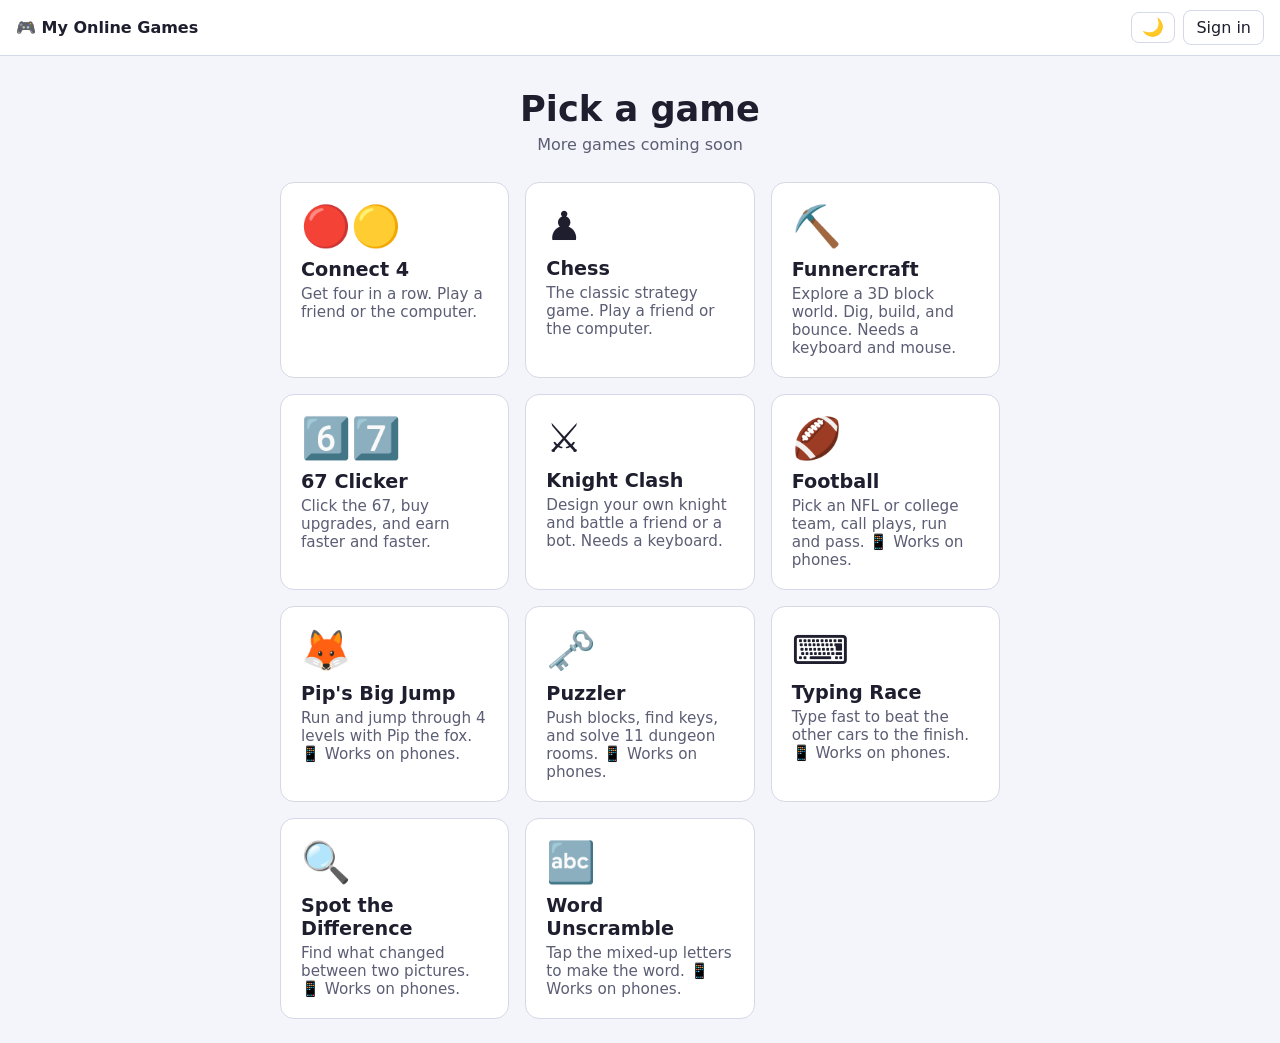
<file: index.html>
<!DOCTYPE html>
<html lang="en">
<head>
  <meta charset="UTF-8">
  <meta name="viewport" content="width=device-width, initial-scale=1.0">
  <title>My Online Games</title>
  <script src="assets/theme.js"></script>
  <link rel="stylesheet" href="assets/site.css">
  <style>
    h1 { margin: 8px 0 6px; font-size: 2.2rem; text-align: center; }
    p.sub { margin: 0 0 28px; color: var(--muted); }
    .games {
      display: grid;
      grid-template-columns: repeat(auto-fill, minmax(200px, 1fr));
      gap: 16px;
      width: min(100%, 720px);
    }
    a.game {
      display: block;
      background: var(--surface);
      border: 1px solid var(--border);
      border-radius: 14px;
      padding: 20px;
      text-decoration: none;
      color: inherit;
      transition: transform 0.15s, border-color 0.15s;
    }
    a.game:hover { transform: translateY(-3px); border-color: var(--accent); }
    .icon { font-size: 2.5rem; }
    .name { font-size: 1.2rem; font-weight: 600; margin: 8px 0 4px; }
    .desc { color: var(--muted); font-size: 0.95rem; }
  </style>
</head>
<body>
  <main class="page">
    <h1>Pick a game</h1>
    <p class="sub">More games coming soon</p>

    <div class="games">
      <a class="game" href="connect-4/">
        <div class="icon">🔴🟡</div>
        <div class="name">Connect 4</div>
        <div class="desc">Get four in a row. Play a friend or the computer.</div>
      </a>
      <a class="game" href="chess/">
        <div class="icon">♟️</div>
        <div class="name">Chess</div>
        <div class="desc">The classic strategy game. Play a friend or the computer.</div>
      </a>
      <a class="game" href="funnercraft/">
        <div class="icon">⛏️</div>
        <div class="name">Funnercraft</div>
        <div class="desc">Explore a 3D block world. Dig, build, and bounce. Needs a keyboard and mouse.</div>
      </a>
      <a class="game" href="67-clicker/">
        <div class="icon">6️⃣7️⃣</div>
        <div class="name">67 Clicker</div>
        <div class="desc">Click the 67, buy upgrades, and earn faster and faster.</div>
      </a>
      <a class="game" href="knight-clash/">
        <div class="icon">⚔️</div>
        <div class="name">Knight Clash</div>
        <div class="desc">Design your own knight and battle a friend or a bot. Needs a keyboard.</div>
      </a>
      <a class="game" href="football/">
        <div class="icon">🏈</div>
        <div class="name">Football</div>
        <div class="desc">Pick an NFL or college team, call plays, run and pass. 📱 Works on phones.</div>
      </a>
      <a class="game" href="pips-big-jump/">
        <div class="icon">🦊</div>
        <div class="name">Pip's Big Jump</div>
        <div class="desc">Run and jump through 4 levels with Pip the fox. 📱 Works on phones.</div>
      </a>
      <a class="game" href="puzzler/">
        <div class="icon">🗝️</div>
        <div class="name">Puzzler</div>
        <div class="desc">Push blocks, find keys, and solve 11 dungeon rooms. 📱 Works on phones.</div>
      </a>
      <a class="game" href="typing-race/">
        <div class="icon">⌨️</div>
        <div class="name">Typing Race</div>
        <div class="desc">Type fast to beat the other cars to the finish. 📱 Works on phones.</div>
      </a>
      <a class="game" href="spot-the-difference/">
        <div class="icon">🔍</div>
        <div class="name">Spot the Difference</div>
        <div class="desc">Find what changed between two pictures. 📱 Works on phones.</div>
      </a>
      <a class="game" href="word-unscramble/">
        <div class="icon">🔤</div>
        <div class="name">Word Unscramble</div>
        <div class="desc">Tap the mixed-up letters to make the word. 📱 Works on phones.</div>
      </a>
    </div>
  </main>

  <script type="module" src="assets/header.js"></script>
</body>
</html>
</file>
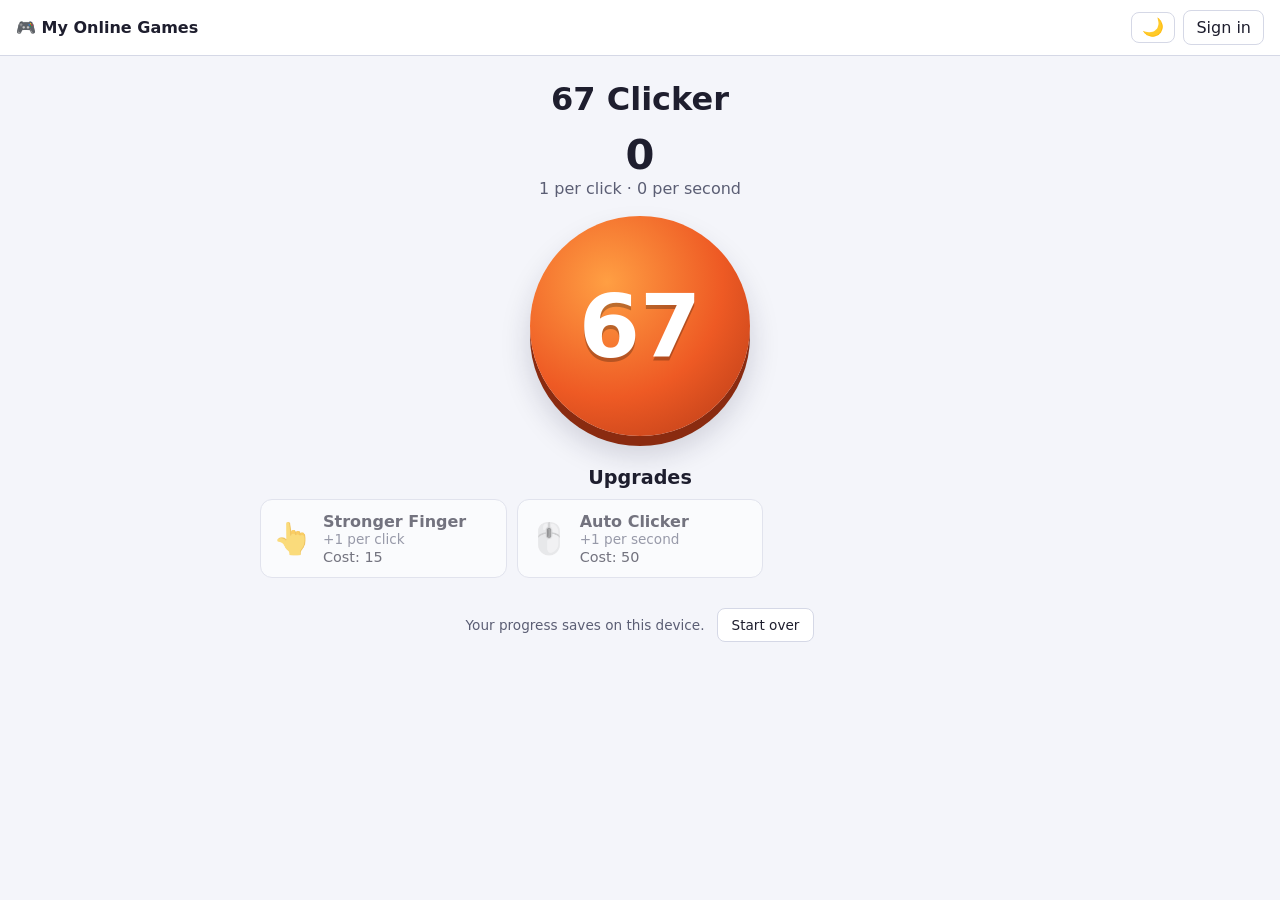
<file: 67-clicker/index.html>
<!DOCTYPE html>
<html lang="en">
<head>
  <meta charset="UTF-8">
  <meta name="viewport" content="width=device-width, initial-scale=1.0">
  <title>67 Clicker – My Online Games</title>
  <script src="../assets/theme.js"></script>
  <link rel="stylesheet" href="../assets/site.css">
  <style>
    h1 { margin: 0 0 4px; }
    .total {
      font-size: 2.6rem;
      font-weight: 800;
      font-variant-numeric: tabular-nums;
      margin-top: 8px;
      text-align: center;
    }
    .rates { color: var(--muted); margin-bottom: 18px; text-align: center; }
    #big {
      width: 220px; height: 220px;
      border-radius: 50%;
      border: none;
      font-size: 5.5rem;
      font-weight: 900;
      color: #fff;
      background: radial-gradient(circle at 35% 30%, #ff9f43, #ee5a24 55%, #b33916);
      box-shadow: 0 10px 0 #8a2b10, 0 18px 30px var(--shadow);
      transition: transform 0.06s;
      text-shadow: 0 4px 0 rgba(0,0,0,0.25);
      touch-action: manipulation;
    }
    #big:hover { background: radial-gradient(circle at 35% 30%, #ffb062, #f0682f 55%, #bf4019); }
    #big:active { transform: translateY(6px) scale(0.97); box-shadow: 0 4px 0 #8a2b10, 0 8px 16px var(--shadow); }
    .pop {
      position: fixed;
      font-weight: 800;
      font-size: 1.4rem;
      color: #ff7f2a;
      pointer-events: none;
      animation: floatUp 0.9s ease-out forwards;
      text-shadow: 0 1px 2px rgba(0,0,0,0.35);
      z-index: 20;
    }
    @keyframes floatUp {
      from { opacity: 1; transform: translate(-50%, 0); }
      to { opacity: 0; transform: translate(-50%, -70px); }
    }
    h2 { margin: 30px 0 10px; font-size: 1.2rem; }
    #shop {
      display: grid;
      grid-template-columns: repeat(auto-fill, minmax(230px, 1fr));
      gap: 10px;
      width: min(100%, 760px);
    }
    .upg {
      display: flex;
      align-items: center;
      gap: 12px;
      text-align: left;
      padding: 12px;
      border-radius: 12px;
    }
    .upg .icon { font-size: 1.9rem; }
    .upg .info { flex: 1; min-width: 0; }
    .upg .name { font-weight: 700; }
    .upg .desc { font-size: 0.85rem; color: var(--muted); }
    .upg .cost { font-size: 0.9rem; margin-top: 2px; }
    .upg .owned { font-size: 1.3rem; font-weight: 800; color: var(--muted); }
    .upg.can { border-color: var(--accent); }
    .upg.can .cost { color: var(--success); font-weight: 600; }
    #golden {
      position: fixed;
      display: none;
      width: 86px; height: 86px;
      border-radius: 50%;
      border: 3px solid #fff7c2;
      font-size: 2.1rem;
      font-weight: 900;
      color: #6b4b00;
      background: radial-gradient(circle at 35% 30%, #fff6a8, #ffcf2e 55%, #d99a00);
      box-shadow: 0 0 25px 8px rgba(255, 210, 50, 0.7);
      animation: wobble 1s ease-in-out infinite alternate;
      z-index: 15;
      padding: 0;
    }
    @keyframes wobble { from { transform: rotate(-10deg) scale(1); } to { transform: rotate(10deg) scale(1.1); } }
    #toast {
      position: fixed; left: 50%; top: 80px; transform: translateX(-50%);
      background: var(--surface); border: 1px solid var(--border);
      padding: 10px 16px; border-radius: 10px; font-weight: 700;
      box-shadow: 0 8px 24px var(--shadow);
      opacity: 0; transition: opacity 0.3s; pointer-events: none; z-index: 30;
    }
    #toast.show { opacity: 1; }
    .footer { margin-top: 30px; color: var(--muted); font-size: 0.85rem; display: flex; gap: 12px; align-items: center; }
  </style>
</head>
<body>
  <main class="page">
    <h1>67 Clicker</h1>
    <div class="total"><span id="total">0</span></div>
    <div class="rates"><span id="perClick">1</span> per click · <span id="perSec">0</span> per second</div>

    <button id="big" aria-label="Click the 67">67</button>

    <h2>Upgrades</h2>
    <div id="shop"></div>

    <div class="footer">
      <span>Your progress saves on this device.</span>
      <button id="reset">Start over</button>
    </div>
  </main>

  <button id="golden" aria-label="Golden 67">67</button>
  <div id="toast"></div>

  <script type="module" src="../assets/header.js"></script>
  <script>
    const UPGRADES = [
      { id: 'finger',  icon: '👆', name: 'Stronger Finger', desc: '+1 per click',        base: 15,     click: 1 },
      { id: 'auto',    icon: '🖱️', name: 'Auto Clicker',    desc: '+1 per second',       base: 50,     sec: 1 },
      { id: 'six',     icon: '6️⃣', name: 'Six Squad',       desc: '+6 per second',       base: 400,    sec: 6 },
      { id: 'seven',   icon: '7️⃣', name: 'Seven Squad',     desc: '+7 per click',        base: 700,    click: 7 },
      { id: 'factory', icon: '🏭', name: '67 Factory',      desc: '+67 per second',      base: 6700,   sec: 67 },
      { id: 'mega',    icon: '💪', name: 'Mega Finger',     desc: '+67 per click',       base: 25000,  click: 67 },
      { id: 'rocket',  icon: '🚀', name: '67 Rocket',       desc: '+670 per second',     base: 67000,  sec: 670 },
      { id: 'galaxy',  icon: '🌌', name: '67 Galaxy',       desc: '+6,700 per second',   base: 670000, sec: 6700 },
      { id: 'multi',   icon: '♾️', name: '67 Multiverse',   desc: '+67,000 per second',  base: 6700000, sec: 67000 },
    ];
    const SAVE_KEY = 'clicker67-save';

    let game = { total: 0, owned: {} };
    try {
      const saved = JSON.parse(localStorage.getItem(SAVE_KEY));
      if (saved && typeof saved.total === 'number') game = Object.assign(game, saved);
    } catch (e) {}

    const owned = id => game.owned[id] || 0;
    const cost = u => Math.floor(u.base * Math.pow(1.15, owned(u.id)));
    const perClick = () => 1 + UPGRADES.reduce((s, u) => s + (u.click || 0) * owned(u.id), 0);
    const perSec = () => UPGRADES.reduce((s, u) => s + (u.sec || 0) * owned(u.id), 0);

    function fmt(n) {
      n = Math.floor(n);
      if (n < 1e6) return n.toLocaleString();
      const units = [['T', 1e12], ['B', 1e9], ['M', 1e6]];
      for (const [u, v] of units) if (n >= v) return (n / v).toFixed(2) + u;
    }

    function save() {
      try { localStorage.setItem(SAVE_KEY, JSON.stringify(game)); } catch (e) {}
    }

    // ----- Shop -----
    const shop = document.getElementById('shop');
    const cards = {};
    for (const u of UPGRADES) {
      const b = document.createElement('button');
      b.className = 'upg';
      b.innerHTML = `<span class="icon">${u.icon}</span>
        <span class="info"><div class="name">${u.name}</div><div class="desc">${u.desc}</div><div class="cost"></div></span>
        <span class="owned"></span>`;
      b.onclick = () => buy(u);
      shop.appendChild(b);
      cards[u.id] = b;
    }

    function buy(u) {
      const c = cost(u);
      if (game.total < c) return;
      game.total -= c;
      game.owned[u.id] = owned(u.id) + 1;
      save();
      refresh();
    }

    function refresh() {
      document.getElementById('total').textContent = fmt(game.total);
      document.getElementById('perClick').textContent = fmt(perClick());
      document.getElementById('perSec').textContent = fmt(perSec());
      // Show upgrades you've bought, plus the next couple you could reach
      let highest = -1;
      UPGRADES.forEach((u, i) => { if (owned(u.id) > 0) highest = i; });
      UPGRADES.forEach((u, i) => {
        const b = cards[u.id];
        const c = cost(u);
        const seen = owned(u.id) > 0 || i <= highest + 2 || game.total >= u.base * 0.5;
        b.style.display = seen ? '' : 'none';
        b.querySelector('.cost').textContent = 'Cost: ' + fmt(c);
        b.querySelector('.owned').textContent = owned(u.id) || '';
        b.disabled = game.total < c;
        b.classList.toggle('can', game.total >= c);
      });
    }

    // ----- Clicking -----
    function popText(x, y, text) {
      const el = document.createElement('div');
      el.className = 'pop';
      el.textContent = text;
      el.style.left = x + 'px';
      el.style.top = y + 'px';
      document.body.appendChild(el);
      setTimeout(() => el.remove(), 900);
    }

    document.getElementById('big').addEventListener('click', (e) => {
      const gain = perClick();
      game.total += gain;
      const rect = e.currentTarget.getBoundingClientRect();
      const x = e.clientX || rect.left + rect.width / 2;
      const y = e.clientY || rect.top + rect.height / 3;
      popText(x + (Math.random() * 30 - 15), y - 10, '+' + fmt(gain));
      refresh();
    });

    // ----- Golden 67 -----
    const golden = document.getElementById('golden');
    const toast = document.getElementById('toast');
    let goldenTimer;
    function showToast(text) {
      toast.textContent = text;
      toast.classList.add('show');
      setTimeout(() => toast.classList.remove('show'), 2200);
    }
    function scheduleGolden() {
      setTimeout(() => {
        golden.style.left = (20 + Math.random() * (window.innerWidth - 130)) + 'px';
        golden.style.top = (80 + Math.random() * (window.innerHeight - 190)) + 'px';
        golden.style.display = 'block';
        goldenTimer = setTimeout(() => { golden.style.display = 'none'; scheduleGolden(); }, 8000);
      }, 30000 + Math.random() * 60000);
    }
    golden.addEventListener('click', (e) => {
      clearTimeout(goldenTimer);
      golden.style.display = 'none';
      const bonus = Math.max(67, perClick() * 67, perSec() * 67);
      game.total += bonus;
      popText(e.clientX, e.clientY, '+' + fmt(bonus));
      showToast('✨ Golden 67! +' + fmt(bonus));
      save();
      refresh();
      scheduleGolden();
    });
    scheduleGolden();

    // ----- Earn per second -----
    let last = performance.now();
    function tick(now) {
      const dt = Math.min((now - last) / 1000, 1);
      last = now;
      const ps = perSec();
      if (ps > 0) { game.total += ps * dt; refresh(); }
      requestAnimationFrame(tick);
    }
    requestAnimationFrame(tick);
    setInterval(save, 3000);
    window.addEventListener('beforeunload', save);
    document.addEventListener('visibilitychange', save);

    document.getElementById('reset').onclick = () => {
      if (!confirm('Start over from 0? This erases your progress.')) return;
      game = { total: 0, owned: {} };
      save();
      refresh();
    };

    refresh();
  </script>
</body>
</html>
</file>
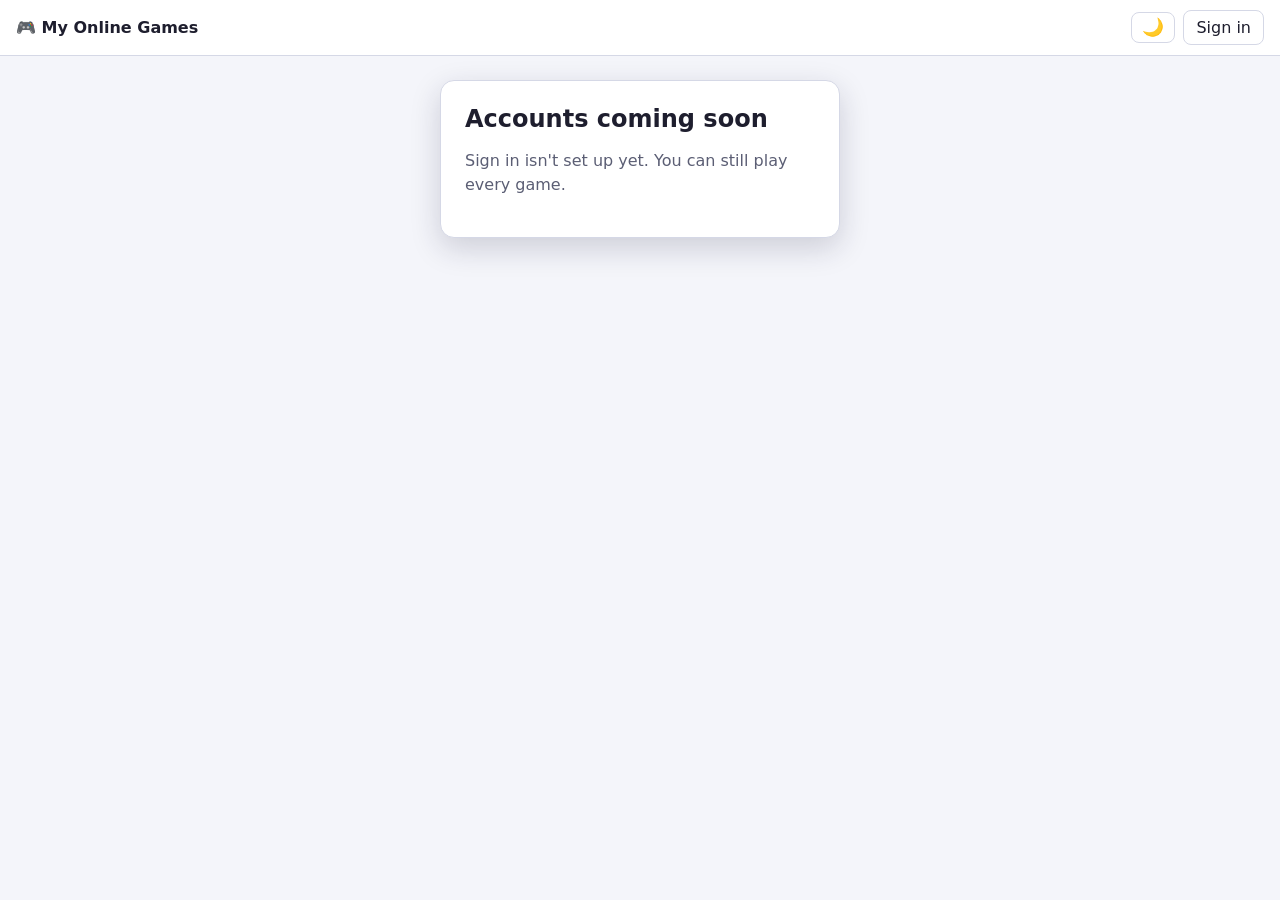
<file: account/index.html>
<!DOCTYPE html>
<html lang="en">
<head>
  <meta charset="UTF-8">
  <meta name="viewport" content="width=device-width, initial-scale=1.0">
  <title>Account – My Online Games</title>
  <script src="../assets/theme.js"></script>
  <link rel="stylesheet" href="../assets/site.css">
  <style>
    .card {
      width: min(100%, 400px);
      background: var(--surface);
      border: 1px solid var(--border);
      border-radius: 14px;
      padding: 24px;
      box-shadow: 0 10px 30px var(--shadow);
    }
    h1 { margin: 0 0 16px; font-size: 1.5rem; }
    .tabs { display: flex; gap: 8px; margin-bottom: 18px; }
    .tabs button { flex: 1; }
    form { display: flex; flex-direction: column; gap: 12px; }
    label { display: flex; flex-direction: column; gap: 4px; font-size: 0.95rem; color: var(--muted); }
    input {
      font: inherit;
      padding: 10px 12px;
      border-radius: 8px;
      border: 1px solid var(--border);
      background: var(--bg);
      color: var(--text);
    }
    input:focus { outline: 2px solid var(--accent); outline-offset: 1px; }
    form button[type="submit"] { margin-top: 4px; padding: 10px; }
    .link-btn {
      background: none;
      border: none;
      color: var(--accent);
      padding: 0;
      align-self: flex-start;
      text-decoration: underline;
    }
    .link-btn:hover { background: none; }
    .msg { min-height: 1.3em; font-size: 0.95rem; margin: 4px 0 0; }
    .msg.error { color: var(--danger); }
    .msg.ok { color: var(--success); }
    .hidden { display: none !important; }
    .who { font-size: 1.1rem; margin: 0 0 4px; }
    .email { color: var(--muted); margin: 0 0 20px; }
    .notice { color: var(--muted); line-height: 1.5; }
  </style>
</head>
<body>
  <main class="page">
    <div class="card">

      <!-- Shown until Firebase settings are added -->
      <div id="notReady" class="hidden">
        <h1>Accounts coming soon</h1>
        <p class="notice">Sign in isn't set up yet. You can still play every game.</p>
      </div>

      <!-- Shown when signed out -->
      <div id="signedOut" class="hidden">
        <div class="tabs">
          <button type="button" id="tabIn" class="active">Sign in</button>
          <button type="button" id="tabUp">Sign up</button>
        </div>

        <form id="formIn">
          <label>Email
            <input type="email" name="email" autocomplete="email" required>
          </label>
          <label>Password
            <input type="password" name="password" autocomplete="current-password" required>
          </label>
          <button type="submit" class="primary">Sign in</button>
          <button type="button" class="link-btn" id="forgot">Forgot password?</button>
        </form>

        <form id="formUp" class="hidden">
          <label>Name
            <input type="text" name="name" autocomplete="nickname" maxlength="30" required>
          </label>
          <label>Email
            <input type="email" name="email" autocomplete="email" required>
          </label>
          <label>Password (6+ characters)
            <input type="password" name="password" autocomplete="new-password" minlength="6" required>
          </label>
          <button type="submit" class="primary">Create account</button>
        </form>

        <p class="msg" id="msg" role="status"></p>
      </div>

      <!-- Shown when signed in -->
      <div id="signedIn" class="hidden">
        <h1>Your account</h1>
        <p class="who" id="who"></p>
        <p class="email" id="email"></p>
        <button type="button" id="signOut">Sign out</button>
      </div>

    </div>
  </main>

  <script type="module" src="../assets/header.js"></script>
  <script type="module">
    import { auth, fb, configured, watchUser, friendlyError } from '../assets/firebase.js';

    const $ = (id) => document.getElementById(id);
    const show = (el, on) => el.classList.toggle('hidden', !on);
    const msg = $('msg');
    const say = (text, kind = 'error') => { msg.textContent = text; msg.className = 'msg ' + kind; };

    if (!configured || !auth) {
      show($('notReady'), true);
    } else {
      watchUser((user) => {
        show($('signedOut'), !user);
        show($('signedIn'), !!user);
        if (user) {
          $('who').textContent = `Hi, ${user.displayName || 'player'}! 👋`;
          $('email').textContent = user.email;
        }
      });
    }

    // Tabs
    function pickTab(signUp) {
      $('tabIn').classList.toggle('active', !signUp);
      $('tabUp').classList.toggle('active', signUp);
      show($('formIn'), !signUp);
      show($('formUp'), signUp);
      say('');
    }
    $('tabIn').onclick = () => pickTab(false);
    $('tabUp').onclick = () => pickTab(true);

    async function busy(form, fn) {
      const btn = form.querySelector('button[type="submit"]');
      btn.disabled = true;
      say('');
      try { await fn(); }
      catch (err) { say(friendlyError(err)); }
      finally { btn.disabled = false; }
    }

    // Sign in
    $('formIn').addEventListener('submit', (e) => {
      e.preventDefault();
      const f = e.target;
      busy(f, () => fb.signInWithEmailAndPassword(auth, f.email.value.trim(), f.password.value));
    });

    // Sign up
    $('formUp').addEventListener('submit', (e) => {
      e.preventDefault();
      const f = e.target;
      busy(f, async () => {
        const name = f.name.value.trim();
        const cred = await fb.createUserWithEmailAndPassword(auth, f.email.value.trim(), f.password.value);
        await fb.updateProfile(cred.user, { displayName: name });
        // Refresh the page's view now that the name is saved
        $('who').textContent = `Hi, ${name}! 👋`;
        const link = document.querySelector('.topbar .account-link');
        if (link) link.textContent = `👤 ${name}`;
      });
    });

    // Forgot password
    $('forgot').onclick = async () => {
      const email = $('formIn').email.value.trim();
      if (!email) { say('Type your email above first, then click "Forgot password?"'); return; }
      try {
        await fb.sendPasswordResetEmail(auth, email);
        say('If that email has an account, a reset link is on its way.', 'ok');
      } catch (err) { say(friendlyError(err)); }
    };

    // Sign out
    $('signOut').onclick = () => fb.signOut(auth);
  </script>
</body>
</html>
</file>
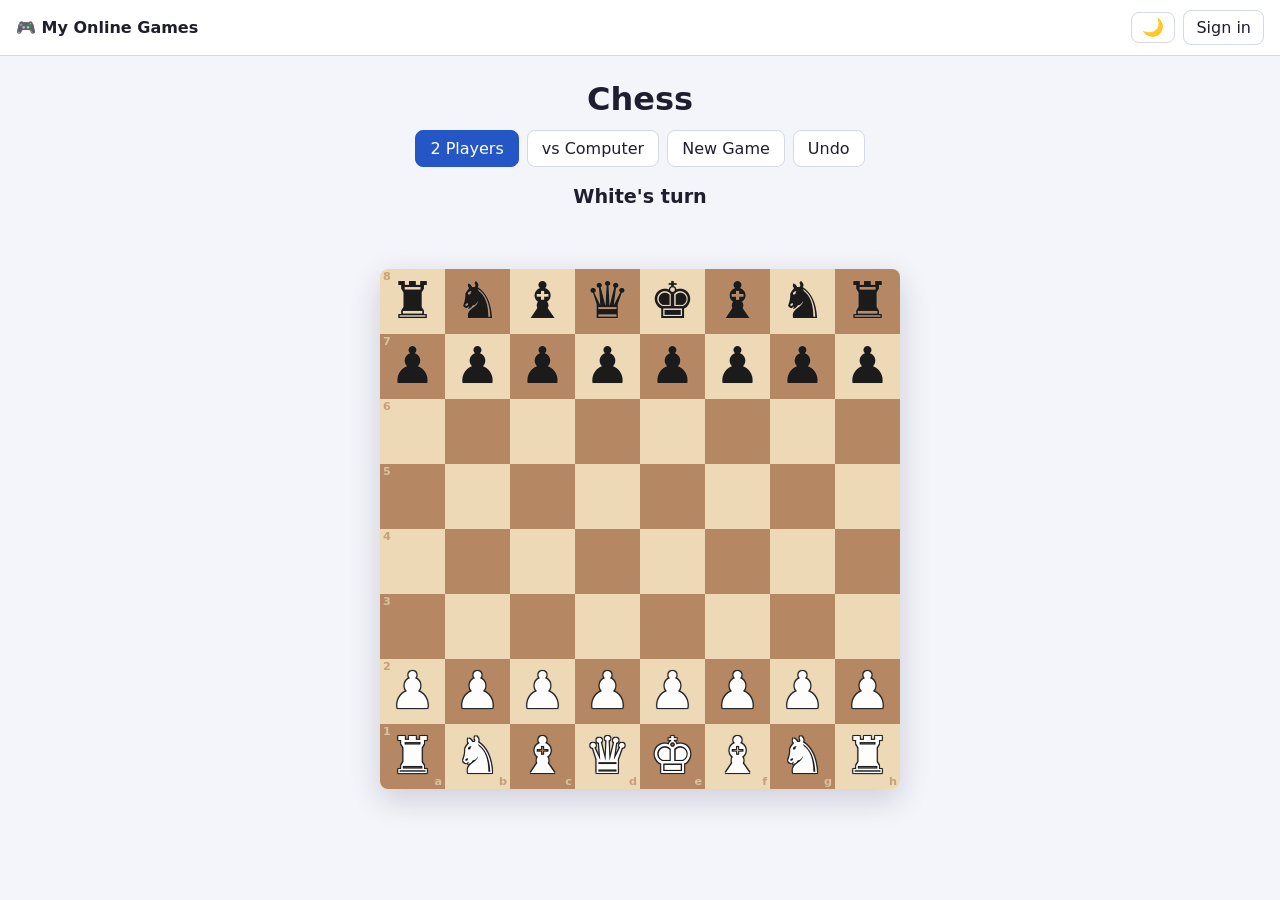
<file: chess/index.html>
<!DOCTYPE html>
<html lang="en">
<head>
  <meta charset="UTF-8">
  <meta name="viewport" content="width=device-width, initial-scale=1.0">
  <title>Chess – My Online Games</title>
  <script src="../assets/theme.js"></script>
  <link rel="stylesheet" href="../assets/site.css">
  <style>
    :root {
      --sq-light: #eed9b6;
      --sq-dark: #b58863;
      --board-size: min(92vw, 520px);
    }
    h1 { margin: 0 0 4px; }
    .controls { display: flex; gap: 8px; flex-wrap: wrap; justify-content: center; margin: 8px 0; }
    #status { font-size: 1.2rem; font-weight: 600; margin: 10px 0; min-height: 1.5em; text-align: center; }
    #board {
      display: grid;
      grid-template-columns: repeat(8, 1fr);
      grid-template-rows: repeat(8, 1fr);
      width: var(--board-size);
      height: var(--board-size);
      border-radius: 8px;
      overflow: hidden;
      box-shadow: 0 10px 30px var(--shadow);
      user-select: none;
      -webkit-user-select: none;
    }
    .sq {
      position: relative;
      display: flex;
      align-items: center;
      justify-content: center;
      cursor: pointer;
      min-width: 0;
      min-height: 0;
      overflow: hidden;
    }
    .sq.light { background: var(--sq-light); }
    .sq.dark { background: var(--sq-dark); }
    .sq.last.light { background: #f3e78b; }
    .sq.last.dark { background: #d6c15a; }
    .sq.sel { box-shadow: inset 0 0 0 4px #2457c5; }
    .sq.check { background: radial-gradient(circle, #ff4d4d 0%, #e02020 45%, transparent 80%) !important; }
    .sq.target::after {
      content: '';
      position: absolute;
      width: 30%; height: 30%;
      border-radius: 50%;
      background: rgba(20, 20, 40, 0.3);
    }
    .sq.target.capture::after {
      width: 88%; height: 88%;
      background: none;
      border: 5px solid rgba(20, 20, 40, 0.3);
      box-sizing: border-box;
    }
    .piece {
      font-size: calc(var(--board-size) / 8 * 0.78);
      line-height: 1;
      position: relative;
      z-index: 1;
      pointer-events: none;
      font-family: "Segoe UI Symbol", "Apple Symbols", "DejaVu Sans", serif;
    }
    .piece.w {
      color: #fdfdfd;
      text-shadow: 0 0 2px #000, 0 0 1px #000, 1px 1px 0 #333, -1px -1px 0 #333, 1px -1px 0 #333, -1px 1px 0 #333;
    }
    .piece.b {
      color: #1b1b1b;
      text-shadow: 0 0 1px #fff8;
    }
    .coord {
      position: absolute;
      font-size: 0.7rem;
      font-weight: 700;
      opacity: 0.7;
      pointer-events: none;
    }
    .coord.file { right: 3px; bottom: 1px; }
    .coord.rank { left: 3px; top: 1px; }
    .sq.light .coord { color: var(--sq-dark); }
    .sq.dark .coord { color: var(--sq-light); }
    .captured {
      display: flex; gap: 2px; flex-wrap: wrap; justify-content: center;
      min-height: 1.6em; font-size: 1.3rem; margin: 6px 0; color: var(--muted);
      width: var(--board-size);
    }
    #promo {
      position: fixed; inset: 0;
      background: rgba(0,0,0,0.5);
      display: none; align-items: center; justify-content: center;
      z-index: 10;
    }
    #promo.show { display: flex; }
    #promo .box {
      background: var(--surface);
      border: 1px solid var(--border);
      border-radius: 14px;
      padding: 18px;
      text-align: center;
    }
    #promo .choices { display: flex; gap: 8px; margin-top: 10px; }
    #promo button { font-size: 2.4rem; width: 64px; height: 64px; padding: 0; background: var(--sq-light); }
  </style>
</head>
<body>
  <main class="page">
    <h1>Chess</h1>
    <div class="controls">
      <button id="mode2p" class="active">2 Players</button>
      <button id="modeAI">vs Computer</button>
      <button id="newGame">New Game</button>
      <button id="undo">Undo</button>
    </div>
    <div id="status"></div>
    <div class="captured" id="capB" title="Pieces black has taken"></div>
    <div id="board"></div>
    <div class="captured" id="capW" title="Pieces white has taken"></div>
  </main>

  <div id="promo">
    <div class="box">
      <div>Pick a piece</div>
      <div class="choices"></div>
    </div>
  </div>

  <script type="module" src="../assets/header.js"></script>
  <script>
    // ---------- Rules ----------
    const START = ['rnbqkbnr','pppppppp','........','........','........','........','PPPPPPPP','RNBQKBNR'];
    const KN = [[-2,-1],[-2,1],[-1,-2],[-1,2],[1,-2],[1,2],[2,-1],[2,1]];
    const KG = [[-1,-1],[-1,0],[-1,1],[0,-1],[0,1],[1,-1],[1,0],[1,1]];
    const ORTH = [[-1,0],[1,0],[0,-1],[0,1]];
    const DIAG = [[-1,-1],[-1,1],[1,-1],[1,1]];
    const GLYPH = { k:'♚', q:'♛', r:'♜', b:'♝', n:'♞', p:'♟' };
    const VS = '︎'; // show as a chess symbol, not an emoji

    const colorOf = p => p === '.' ? null : (p === p.toUpperCase() ? 'w' : 'b');
    const inB = (r, c) => r >= 0 && r < 8 && c >= 0 && c < 8;
    const other = t => t === 'w' ? 'b' : 'w';

    function initialState() {
      return { b: START.map(r => r.split('')), turn: 'w', castle: { K: true, Q: true, k: true, q: true }, ep: null };
    }

    function attacked(b, r, c, by) {
      const pd = by === 'w' ? 1 : -1;
      const P = by === 'w' ? 'P' : 'p';
      for (const dc of [-1, 1]) {
        const rr = r + pd, cc = c + dc;
        if (inB(rr, cc) && b[rr][cc] === P) return true;
      }
      const N = by === 'w' ? 'N' : 'n';
      for (const [dr, dc] of KN) if (inB(r + dr, c + dc) && b[r + dr][c + dc] === N) return true;
      const K = by === 'w' ? 'K' : 'k';
      for (const [dr, dc] of KG) if (inB(r + dr, c + dc) && b[r + dr][c + dc] === K) return true;
      const R = by === 'w' ? 'R' : 'r', B = by === 'w' ? 'B' : 'b', Q = by === 'w' ? 'Q' : 'q';
      for (const [dirs, A] of [[ORTH, R], [DIAG, B]]) {
        for (const [dr, dc] of dirs) {
          let rr = r + dr, cc = c + dc;
          while (inB(rr, cc)) {
            const p = b[rr][cc];
            if (p !== '.') { if (p === A || p === Q) return true; break; }
            rr += dr; cc += dc;
          }
        }
      }
      return false;
    }

    function findKing(b, t) {
      const K = t === 'w' ? 'K' : 'k';
      for (let r = 0; r < 8; r++) for (let c = 0; c < 8; c++) if (b[r][c] === K) return [r, c];
      return null;
    }

    function inCheck(s, t) {
      const k = findKing(s.b, t);
      return k ? attacked(s.b, k[0], k[1], other(t)) : false;
    }

    function pseudoMoves(s) {
      const out = [];
      const { b, turn } = s;
      for (let r = 0; r < 8; r++) for (let c = 0; c < 8; c++) {
        const p = b[r][c];
        if (colorOf(p) !== turn) continue;
        const t = p.toLowerCase();
        const add = (tr, tc, extra) => out.push(Object.assign({ fr: r, fc: c, tr, tc }, extra));
        if (t === 'p') {
          const dir = turn === 'w' ? -1 : 1, start = turn === 'w' ? 6 : 1, last = turn === 'w' ? 0 : 7;
          if (inB(r + dir, c) && b[r + dir][c] === '.') {
            add(r + dir, c, { promo: r + dir === last });
            if (r === start && b[r + 2 * dir][c] === '.') add(r + 2 * dir, c, { double: true });
          }
          for (const dc of [-1, 1]) {
            const tr = r + dir, tc = c + dc;
            if (!inB(tr, tc)) continue;
            const col = colorOf(b[tr][tc]);
            if (col && col !== turn) add(tr, tc, { promo: tr === last, cap: true });
            else if (s.ep && s.ep[0] === tr && s.ep[1] === tc) add(tr, tc, { ep: true, cap: true });
          }
        } else if (t === 'n' || t === 'k') {
          for (const [dr, dc] of (t === 'n' ? KN : KG)) {
            const tr = r + dr, tc = c + dc;
            if (!inB(tr, tc)) continue;
            const col = colorOf(b[tr][tc]);
            if (col !== turn) add(tr, tc, { cap: !!col });
          }
        } else {
          const dirs = t === 'r' ? ORTH : t === 'b' ? DIAG : ORTH.concat(DIAG);
          for (const [dr, dc] of dirs) {
            let tr = r + dr, tc = c + dc;
            while (inB(tr, tc)) {
              const col = colorOf(b[tr][tc]);
              if (col === turn) break;
              add(tr, tc, { cap: !!col });
              if (col) break;
              tr += dr; tc += dc;
            }
          }
        }
      }
      return out;
    }

    function makeMove(s, m) {
      const b = s.b.map(row => row.slice());
      const p = b[m.fr][m.fc];
      const turn = s.turn;
      let placed = p;
      if (m.promo) {
        const pick = m.promoTo || 'q';
        placed = turn === 'w' ? pick.toUpperCase() : pick;
      }
      b[m.tr][m.tc] = placed;
      b[m.fr][m.fc] = '.';
      if (m.ep) b[m.fr][m.tc] = '.';
      if (m.castle) {
        const row = m.fr;
        if (m.tc === 6) { b[row][5] = b[row][7]; b[row][7] = '.'; }
        else { b[row][3] = b[row][0]; b[row][0] = '.'; }
      }
      const castle = Object.assign({}, s.castle);
      if (p === 'K') castle.K = castle.Q = false;
      if (p === 'k') castle.k = castle.q = false;
      const touch = (r, c) => {
        if (r === 7 && c === 7) castle.K = false;
        if (r === 7 && c === 0) castle.Q = false;
        if (r === 0 && c === 7) castle.k = false;
        if (r === 0 && c === 0) castle.q = false;
      };
      touch(m.fr, m.fc); touch(m.tr, m.tc);
      const ep = m.double ? [(m.fr + m.tr) / 2, m.fc] : null;
      return { b, turn: other(turn), castle, ep };
    }

    function legalMoves(s) {
      const t = s.turn, opp = other(t);
      const moves = pseudoMoves(s).filter(m => {
        const n = makeMove(s, m);
        const k = findKing(n.b, t);
        return !attacked(n.b, k[0], k[1], opp);
      });
      // Castling
      const row = t === 'w' ? 7 : 0;
      const K = t === 'w' ? 'K' : 'k', R = t === 'w' ? 'R' : 'r';
      const b = s.b;
      if (b[row][4] === K && !attacked(b, row, 4, opp)) {
        if (s.castle[t === 'w' ? 'K' : 'k'] && b[row][5] === '.' && b[row][6] === '.' && b[row][7] === R &&
            !attacked(b, row, 5, opp) && !attacked(b, row, 6, opp)) {
          moves.push({ fr: row, fc: 4, tr: row, tc: 6, castle: true });
        }
        if (s.castle[t === 'w' ? 'Q' : 'q'] && b[row][1] === '.' && b[row][2] === '.' && b[row][3] === '.' && b[row][0] === R &&
            !attacked(b, row, 3, opp) && !attacked(b, row, 2, opp)) {
          moves.push({ fr: row, fc: 4, tr: row, tc: 2, castle: true });
        }
      }
      return moves;
    }

    function onlyKings(b) {
      for (const row of b) for (const p of row) if (p !== '.' && p.toLowerCase() !== 'k') return false;
      return true;
    }

    // ---------- Computer player ----------
    const VAL = { p: 100, n: 320, b: 330, r: 500, q: 900, k: 0 };

    function evaluate(b) {
      let s = 0;
      for (let r = 0; r < 8; r++) for (let c = 0; c < 8; c++) {
        const p = b[r][c];
        if (p === '.') continue;
        const t = p.toLowerCase(), w = p !== t;
        let v = VAL[t];
        const center = 3.5 - (Math.abs(r - 3.5) + Math.abs(c - 3.5)) / 2;
        if (t === 'n' || t === 'b') v += center * 8;
        if (t === 'q') v += center * 2;
        if (t === 'p') v += (w ? 6 - r : r - 1) * 6 + (c >= 2 && c <= 5 ? 6 : 0);
        s += w ? v : -v;
      }
      return s;
    }

    function orderMoves(s, moves) {
      return moves.sort((a, b2) => {
        const va = a.cap ? (VAL[(s.b[a.tr][a.tc] || 'p').toLowerCase()] || 100) : 0;
        const vb = b2.cap ? (VAL[(s.b[b2.tr][b2.tc] || 'p').toLowerCase()] || 100) : 0;
        return vb - va;
      });
    }

    function negamax(s, depth, alpha, beta) {
      const moves = legalMoves(s);
      if (moves.length === 0) return inCheck(s, s.turn) ? -100000 - depth : 0;
      if (depth === 0) return (s.turn === 'w' ? 1 : -1) * evaluate(s.b);
      let best = -Infinity;
      for (const m of orderMoves(s, moves)) {
        const v = -negamax(makeMove(s, m), depth - 1, -beta, -alpha);
        if (v > best) best = v;
        if (v > alpha) alpha = v;
        if (alpha >= beta) break;
      }
      return best;
    }

    function computerMove(s) {
      const moves = orderMoves(s, legalMoves(s));
      let best = -Infinity, choice = moves[0];
      for (const m of moves) {
        const v = -negamax(makeMove(s, m), 2, -Infinity, Infinity) + Math.random() * 5;
        if (v > best) { best = v; choice = m; }
      }
      return choice;
    }

    // ---------- Screen ----------
    const boardEl = document.getElementById('board');
    const statusEl = document.getElementById('status');
    let state, history, selected, targets, vsAI = false, gameOver, lastMove, thinking = false;
    const capturedBy = { w: [], b: [] };

    const squares = [];
    for (let r = 0; r < 8; r++) {
      squares.push([]);
      for (let c = 0; c < 8; c++) {
        const sq = document.createElement('div');
        sq.className = 'sq ' + ((r + c) % 2 ? 'dark' : 'light');
        sq.addEventListener('click', () => clickSquare(r, c));
        boardEl.appendChild(sq);
        squares[r].push(sq);
      }
    }

    function newGame() {
      state = initialState();
      history = [];
      selected = null; targets = []; lastMove = null; gameOver = false; thinking = false;
      capturedBy.w = []; capturedBy.b = [];
      render();
    }

    function render() {
      const checkK = inCheck(state, state.turn) ? findKing(state.b, state.turn) : null;
      for (let r = 0; r < 8; r++) for (let c = 0; c < 8; c++) {
        const sq = squares[r][c];
        sq.className = 'sq ' + ((r + c) % 2 ? 'dark' : 'light');
        const p = state.b[r][c];
        let html = p === '.' ? '' : `<span class="piece ${colorOf(p)}">${GLYPH[p.toLowerCase()]}${VS}</span>`;
        if (c === 0) html += `<span class="coord rank">${8 - r}</span>`;
        if (r === 7) html += `<span class="coord file">${'abcdefgh'[c]}</span>`;
        sq.innerHTML = html;
        if (lastMove && ((lastMove.fr === r && lastMove.fc === c) || (lastMove.tr === r && lastMove.tc === c))) sq.classList.add('last');
        if (selected && selected[0] === r && selected[1] === c) sq.classList.add('sel');
        const t = targets.find(m => m.tr === r && m.tc === c);
        if (t) { sq.classList.add('target'); if (t.cap) sq.classList.add('capture'); }
        if (checkK && checkK[0] === r && checkK[1] === c) sq.classList.add('check');
      }
      const show = (arr) => arr.map(p => `<span>${GLYPH[p]}${VS}</span>`).join('');
      document.getElementById('capW').innerHTML = show(capturedBy.w);
      document.getElementById('capB').innerHTML = show(capturedBy.b);
      updateStatus();
    }

    function updateStatus() {
      const moves = legalMoves(state);
      const name = state.turn === 'w' ? 'White' : 'Black';
      const check = inCheck(state, state.turn);
      if (moves.length === 0) {
        gameOver = true;
        if (check) {
          const winner = state.turn === 'w' ? 'Black' : 'White';
          statusEl.textContent = vsAI ? (winner === 'White' ? 'Checkmate! You win! 🎉' : 'Checkmate! The computer wins.') : `Checkmate! ${winner} wins! 🎉`;
        } else {
          statusEl.textContent = 'Stalemate. It\'s a draw!';
        }
        return;
      }
      if (onlyKings(state.b)) { gameOver = true; statusEl.textContent = 'Only kings left. It\'s a draw!'; return; }
      if (vsAI && state.turn === 'b') statusEl.textContent = 'Computer is thinking…';
      else statusEl.textContent = (vsAI ? 'Your turn' : `${name}'s turn`) + (check ? ' – Check!' : '');
    }

    function clickSquare(r, c) {
      if (gameOver || thinking) return;
      if (vsAI && state.turn === 'b') return;
      const move = targets.find(m => m.tr === r && m.tc === c);
      if (move) {
        if (move.promo) { askPromotion(state.turn, (pick) => doMove(Object.assign({}, move, { promoTo: pick }))); return; }
        doMove(move);
        return;
      }
      if (colorOf(state.b[r][c]) === state.turn) {
        selected = [r, c];
        targets = legalMoves(state).filter(m => m.fr === r && m.fc === c);
      } else {
        selected = null; targets = [];
      }
      render();
    }

    function doMove(m) {
      const victim = m.ep ? state.b[m.fr][m.tc] : state.b[m.tr][m.tc];
      history.push({ state, lastMove, capW: capturedBy.w.slice(), capB: capturedBy.b.slice() });
      if (victim && victim !== '.') capturedBy[state.turn].push(victim.toLowerCase());
      state = makeMove(state, m);
      lastMove = m;
      selected = null; targets = [];
      render();
      if (!gameOver && vsAI && state.turn === 'b') {
        thinking = true;
        setTimeout(() => {
          const reply = computerMove(state);
          thinking = false;
          if (reply) doMove(reply);
        }, 250);
      }
    }

    function undo() {
      if (thinking || history.length === 0) return;
      let steps = vsAI ? (state.turn === 'w' ? 2 : 1) : 1;
      let h;
      while (steps-- > 0 && history.length) h = history.pop();
      state = h.state; lastMove = h.lastMove;
      capturedBy.w = h.capW; capturedBy.b = h.capB;
      gameOver = false; selected = null; targets = [];
      render();
    }

    function askPromotion(turn, done) {
      const box = document.getElementById('promo');
      const choices = box.querySelector('.choices');
      choices.innerHTML = '';
      for (const p of ['q', 'r', 'b', 'n']) {
        const btn = document.createElement('button');
        btn.innerHTML = `<span class="piece ${turn}" style="font-size:2.4rem">${GLYPH[p]}${VS}</span>`;
        btn.onclick = () => { box.classList.remove('show'); done(p); };
        choices.appendChild(btn);
      }
      box.classList.add('show');
    }

    const btn2p = document.getElementById('mode2p');
    const btnAI = document.getElementById('modeAI');
    btn2p.onclick = () => { vsAI = false; btn2p.classList.add('active'); btnAI.classList.remove('active'); newGame(); };
    btnAI.onclick = () => { vsAI = true; btnAI.classList.add('active'); btn2p.classList.remove('active'); newGame(); };
    document.getElementById('newGame').onclick = newGame;
    document.getElementById('undo').onclick = undo;

    newGame();
  </script>
</body>
</html>
</file>
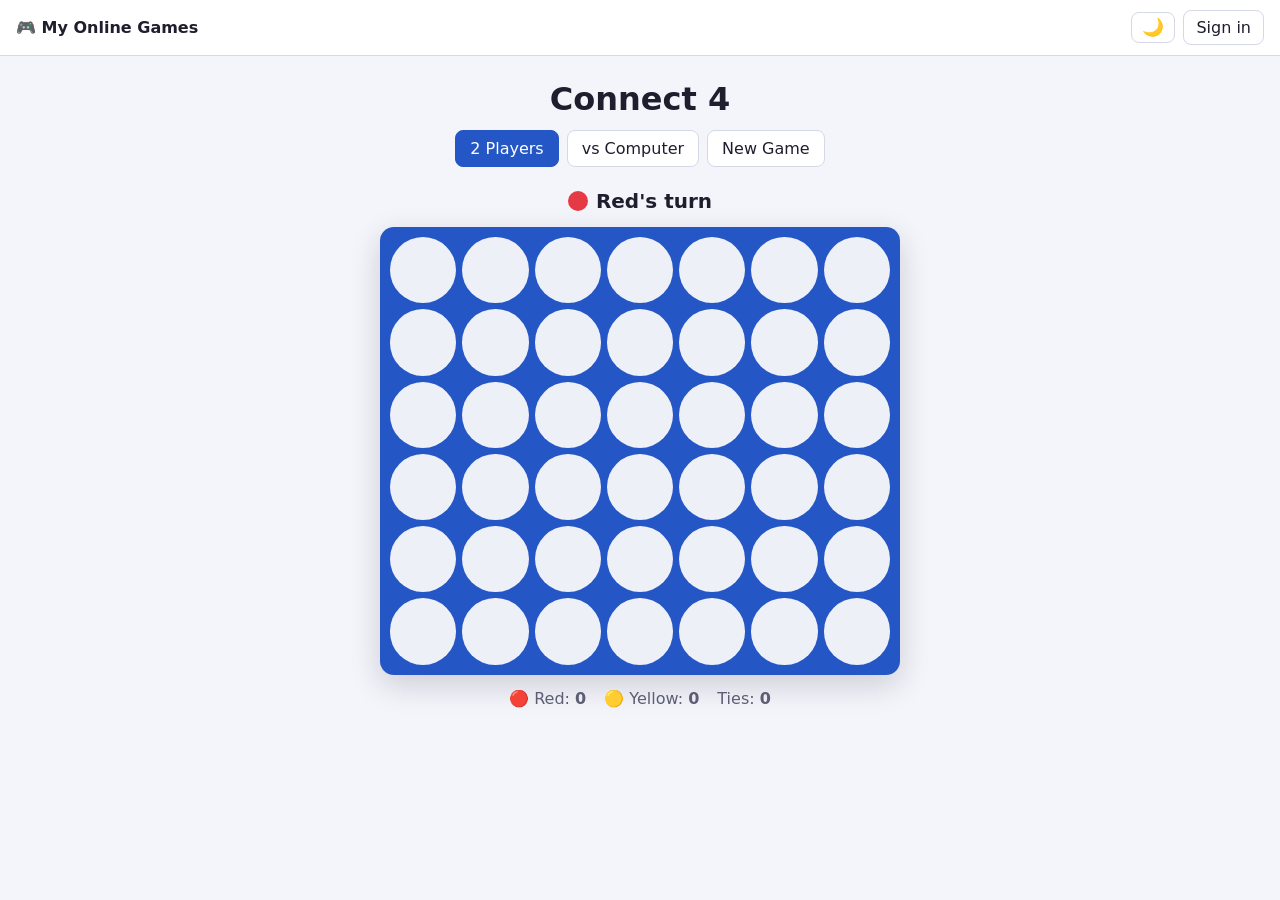
<file: connect-4/index.html>
<!DOCTYPE html>
<html lang="en">
<head>
  <meta charset="UTF-8">
  <meta name="viewport" content="width=device-width, initial-scale=1.0">
  <title>Connect 4</title>
  <script src="../assets/theme.js"></script>
  <link rel="stylesheet" href="../assets/site.css">
  <style>
    :root {
      --board: #2457c5;
      --red: #e63946;
      --yellow: #ffd23f;
      --win-ring: #ffffff;
    }
    :root[data-theme="light"] { --win-ring: #1e1e2e; }
    h1 { margin: 0 0 4px; }
    .controls {
      display: flex;
      gap: 8px;
      flex-wrap: wrap;
      justify-content: center;
      margin: 8px 0;
    }
    #status {
      font-size: 1.25rem;
      font-weight: 600;
      margin: 10px 0;
      min-height: 1.6em;
      display: flex;
      align-items: center;
      gap: 8px;
    }
    .dot {
      width: 20px; height: 20px; border-radius: 50%;
      display: inline-block;
    }
    #board {
      display: grid;
      grid-template-columns: repeat(7, 1fr);
      gap: 6px;
      background: var(--board);
      padding: 10px;
      border-radius: 14px;
      width: min(92vw, 520px);
      box-shadow: 0 10px 30px var(--shadow);
    }
    .cell {
      aspect-ratio: 1;
      border-radius: 50%;
      background: var(--hole);
      cursor: pointer;
      position: relative;
    }
    .cell.red { background: var(--red); }
    .cell.yellow { background: var(--yellow); }
    .cell.drop { animation: drop 0.35s ease-in; }
    .cell.win { box-shadow: 0 0 0 4px var(--win-ring) inset; }
    #board.locked .cell { cursor: default; }
    .col-hover { filter: brightness(1.3); }
    @keyframes drop {
      from { transform: translateY(-300%); }
      to { transform: translateY(0); }
    }
    .score {
      margin-top: 14px;
      color: var(--muted);
      display: flex;
      gap: 18px;
    }
  </style>
</head>
<body>
  <main class="page">
  <h1>Connect 4</h1>

  <div class="controls">
    <button id="mode2p" class="active">2 Players</button>
    <button id="modeAI">vs Computer</button>
    <button id="newGame">New Game</button>
  </div>

  <div id="status"></div>
  <div id="board"></div>

  <div class="score">
    <span>🔴 Red: <b id="scoreRed">0</b></span>
    <span>🟡 Yellow: <b id="scoreYellow">0</b></span>
    <span>Ties: <b id="scoreTie">0</b></span>
  </div>
  </main>

  <script>
    const ROWS = 6, COLS = 7;
    const boardEl = document.getElementById('board');
    const statusEl = document.getElementById('status');
    let grid, current, gameOver, vsAI = false;
    const scores = { red: 0, yellow: 0, tie: 0 };

    // Build cells once
    const cells = [];
    for (let r = 0; r < ROWS; r++) {
      cells.push([]);
      for (let c = 0; c < COLS; c++) {
        const cell = document.createElement('div');
        cell.className = 'cell';
        cell.dataset.col = c;
        cell.addEventListener('click', () => humanMove(c));
        cell.addEventListener('mouseenter', () => highlightCol(c, true));
        cell.addEventListener('mouseleave', () => highlightCol(c, false));
        boardEl.appendChild(cell);
        cells[r].push(cell);
      }
    }

    function highlightCol(c, on) {
      if (gameOver) return;
      for (let r = 0; r < ROWS; r++) {
        if (!grid[r][c]) cells[r][c].classList.toggle('col-hover', on);
      }
    }

    function newGame() {
      grid = Array.from({ length: ROWS }, () => Array(COLS).fill(null));
      current = 'red';
      gameOver = false;
      boardEl.classList.remove('locked');
      cells.flat().forEach(el => el.className = 'cell');
      updateStatus();
    }

    function updateStatus(text) {
      const name = current === 'red' ? 'Red' : 'Yellow';
      const who = vsAI ? (current === 'red' ? 'Your turn' : 'Computer is thinking…') : `${name}'s turn`;
      statusEl.innerHTML = `<span class="dot" style="background:var(--${current})"></span>${text || who}`;
    }

    function lowestEmpty(g, c) {
      for (let r = ROWS - 1; r >= 0; r--) if (!g[r][c]) return r;
      return -1;
    }

    function humanMove(c) {
      if (gameOver) return;
      if (vsAI && current === 'yellow') return;
      play(c);
    }

    function play(c) {
      const r = lowestEmpty(grid, c);
      if (r < 0) return;
      grid[r][c] = current;
      const el = cells[r][c];
      el.classList.remove('col-hover');
      el.classList.add(current, 'drop');

      const win = findWin(grid, r, c);
      if (win) {
        win.forEach(([wr, wc]) => cells[wr][wc].classList.add('win'));
        const name = current === 'red' ? 'Red' : 'Yellow';
        endGame(vsAI ? (current === 'red' ? 'You win! 🎉' : 'Computer wins!') : `${name} wins! 🎉`);
        scores[current]++;
        renderScores();
        return;
      }
      if (grid[0].every(Boolean)) {
        current = 'tie';
        statusEl.textContent = "It's a tie!";
        gameOver = true;
        boardEl.classList.add('locked');
        scores.tie++;
        renderScores();
        return;
      }
      current = current === 'red' ? 'yellow' : 'red';
      updateStatus();

      if (vsAI && current === 'yellow') {
        boardEl.classList.add('locked');
        setTimeout(() => {
          boardEl.classList.remove('locked');
          play(bestMove());
        }, 500);
      }
    }

    function endGame(text) {
      gameOver = true;
      boardEl.classList.add('locked');
      updateStatus(text);
    }

    function renderScores() {
      document.getElementById('scoreRed').textContent = scores.red;
      document.getElementById('scoreYellow').textContent = scores.yellow;
      document.getElementById('scoreTie').textContent = scores.tie;
    }

    // Returns the 4+ winning cells through (r, c), or null
    function findWin(g, r, c) {
      const p = g[r][c];
      const dirs = [[0,1],[1,0],[1,1],[1,-1]];
      for (const [dr, dc] of dirs) {
        const line = [[r, c]];
        for (const s of [1, -1]) {
          let rr = r + dr * s, cc = c + dc * s;
          while (rr >= 0 && rr < ROWS && cc >= 0 && cc < COLS && g[rr][cc] === p) {
            line.push([rr, cc]);
            rr += dr * s; cc += dc * s;
          }
        }
        if (line.length >= 4) return line;
      }
      return null;
    }

    // --- Computer player: minimax with alpha-beta, a few moves deep ---
    const ORDER = [3, 2, 4, 1, 5, 0, 6];

    function scoreWindow(w, me) {
      const opp = me === 'red' ? 'yellow' : 'red';
      const mine = w.filter(x => x === me).length;
      const theirs = w.filter(x => x === opp).length;
      const empty = w.filter(x => !x).length;
      if (mine === 3 && empty === 1) return 5;
      if (mine === 2 && empty === 2) return 2;
      if (theirs === 3 && empty === 1) return -4;
      return 0;
    }

    function evaluate(g, me) {
      let s = 0;
      for (let r = 0; r < ROWS; r++) if (g[r][3] === me) s += 3;
      for (let r = 0; r < ROWS; r++) for (let c = 0; c < COLS; c++) {
        if (c + 3 < COLS) s += scoreWindow([g[r][c], g[r][c+1], g[r][c+2], g[r][c+3]], me);
        if (r + 3 < ROWS) s += scoreWindow([g[r][c], g[r+1][c], g[r+2][c], g[r+3][c]], me);
        if (r + 3 < ROWS && c + 3 < COLS) s += scoreWindow([g[r][c], g[r+1][c+1], g[r+2][c+2], g[r+3][c+3]], me);
        if (r + 3 < ROWS && c - 3 >= 0) s += scoreWindow([g[r][c], g[r+1][c-1], g[r+2][c-2], g[r+3][c-3]], me);
      }
      return s;
    }

    function minimax(g, depth, alpha, beta, maximizing) {
      const me = 'yellow', opp = 'red';
      const moves = ORDER.filter(c => lowestEmpty(g, c) >= 0);
      if (depth === 0 || moves.length === 0) return evaluate(g, me);
      if (maximizing) {
        let best = -Infinity;
        for (const c of moves) {
          const r = lowestEmpty(g, c);
          g[r][c] = me;
          const val = findWin(g, r, c) ? 100000 + depth : minimax(g, depth - 1, alpha, beta, false);
          g[r][c] = null;
          best = Math.max(best, val);
          alpha = Math.max(alpha, val);
          if (alpha >= beta) break;
        }
        return best;
      } else {
        let best = Infinity;
        for (const c of moves) {
          const r = lowestEmpty(g, c);
          g[r][c] = opp;
          const val = findWin(g, r, c) ? -100000 - depth : minimax(g, depth - 1, alpha, beta, true);
          g[r][c] = null;
          best = Math.min(best, val);
          beta = Math.min(beta, val);
          if (alpha >= beta) break;
        }
        return best;
      }
    }

    function bestMove() {
      const g = grid.map(row => row.slice());
      let bestVal = -Infinity, choice = ORDER.find(c => lowestEmpty(g, c) >= 0);
      for (const c of ORDER) {
        const r = lowestEmpty(g, c);
        if (r < 0) continue;
        g[r][c] = 'yellow';
        const val = findWin(g, r, c) ? 1e6 : minimax(g, 4, -Infinity, Infinity, false);
        g[r][c] = null;
        if (val > bestVal) { bestVal = val; choice = c; }
      }
      return choice;
    }

    // --- Buttons ---
    const btn2p = document.getElementById('mode2p');
    const btnAI = document.getElementById('modeAI');
    btn2p.onclick = () => { vsAI = false; btn2p.classList.add('active'); btnAI.classList.remove('active'); newGame(); };
    btnAI.onclick = () => { vsAI = true; btnAI.classList.add('active'); btn2p.classList.remove('active'); newGame(); };
    document.getElementById('newGame').onclick = newGame;

    newGame();
  </script>
  <script type="module" src="../assets/header.js"></script>
</body>
</html>
</file>
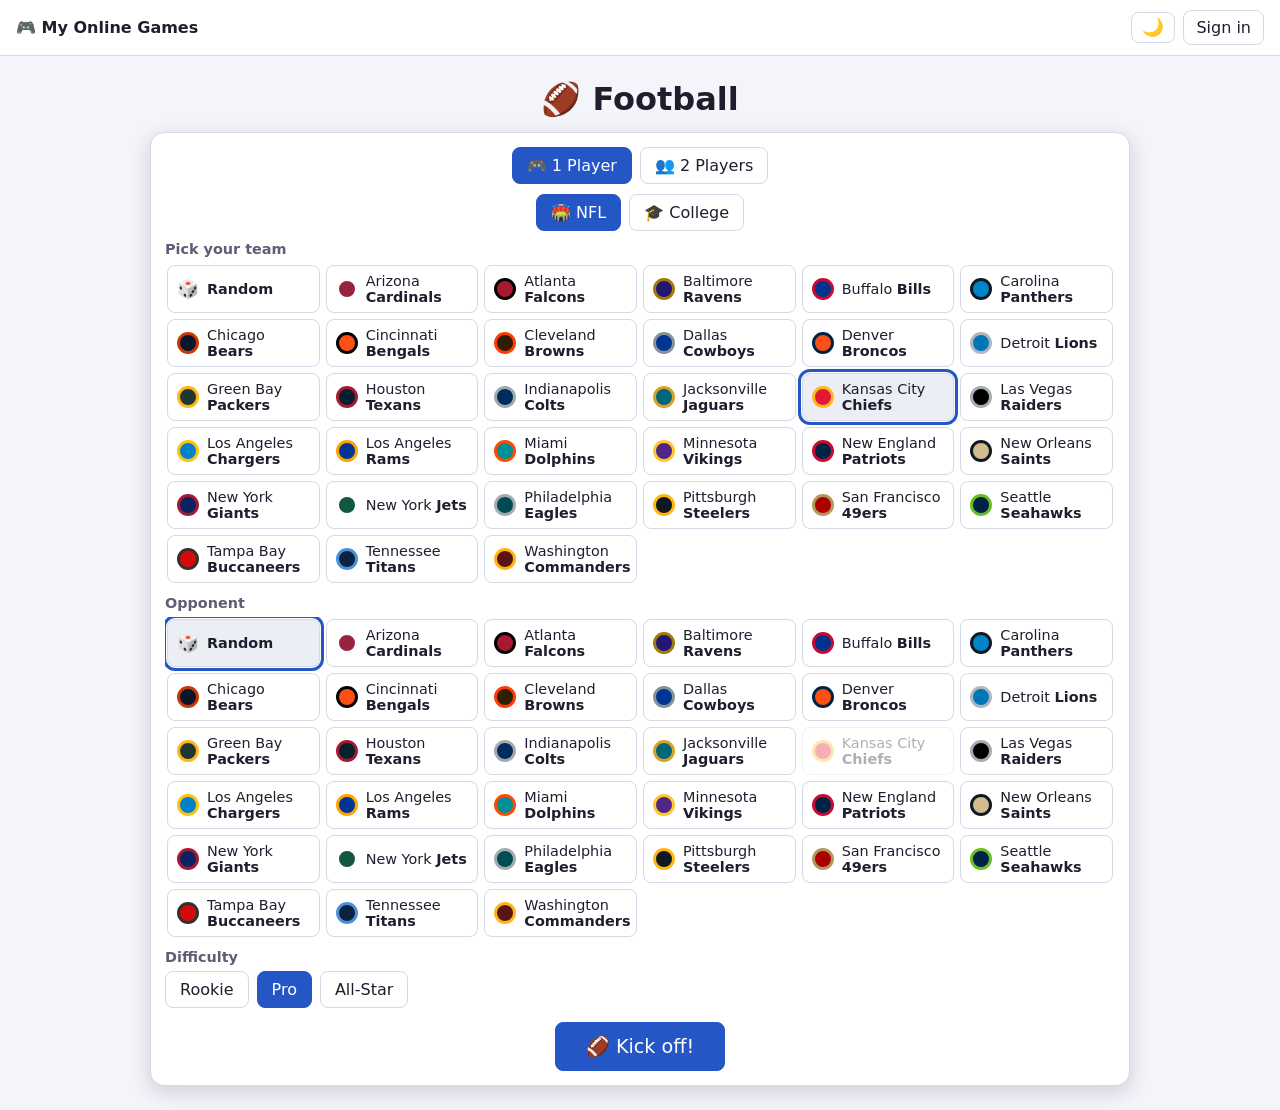
<file: football/index.html>
<!DOCTYPE html>
<html lang="en">
<head>
  <meta charset="UTF-8">
  <meta name="viewport" content="width=device-width, initial-scale=1.0">
  <title>Football – My Online Games</title>
  <script src="../assets/theme.js"></script>
  <link rel="stylesheet" href="../assets/site.css">
  <style>
    h1 { margin: 0 0 4px; text-align: center; }
    .sub { color: var(--muted); margin: 0 0 12px; text-align: center; }
    .hidden { display: none !important; }
    .wrap { width: min(100%, 980px); display: flex; flex-direction: column; align-items: center; gap: 10px; }
    .card {
      width: 100%; background: var(--surface); border: 1px solid var(--border); border-radius: 14px;
      padding: 14px; box-shadow: 0 6px 20px var(--shadow);
    }
    .row { display: flex; gap: 8px; flex-wrap: wrap; align-items: center; justify-content: center; }
    .label { font-weight: 700; color: var(--muted); font-size: 0.9rem; margin: 10px 0 6px; }
    .teams { display: grid; grid-template-columns: repeat(auto-fill, minmax(150px, 1fr)); gap: 6px; max-height: 340px; overflow-y: auto; padding: 2px; }
    .team-btn { display: flex; align-items: center; gap: 8px; text-align: left; padding: 7px 9px; font-size: 0.9rem; }
    .team-btn .chip { flex: none; width: 22px; height: 22px; border-radius: 50%; border: 3px solid; }
    .team-btn .chip.dice { border: none; font-size: 1.1rem; line-height: 22px; text-align: center; }
    .team-btn:disabled { opacity: 0.35; }
    .team-btn.active { outline: 3px solid var(--accent); outline-offset: 1px; background: var(--surface-2); color: var(--text); border-color: var(--border); }
    select { font: inherit; padding: 8px 10px; border-radius: 8px; border: 1px solid var(--border); background: var(--bg); color: var(--text); max-width: 100%; }
    #kickoff { font-size: 1.2rem; padding: 12px 30px; margin-top: 14px; }

    /* Scoreboard */
    .board {
      width: 100%; display: grid; grid-template-columns: 1fr auto 1fr; align-items: center; gap: 8px;
      background: #14161f; color: #fff; border-radius: 12px; padding: 8px 12px;
    }
    .side { display: flex; align-items: center; gap: 8px; min-width: 0; }
    .side.right { justify-content: flex-end; }
    .abbr { font-weight: 900; padding: 3px 8px; border-radius: 6px; border: 2px solid; font-size: 0.95rem; }
    .pts { font-size: 1.8rem; font-weight: 900; font-variant-numeric: tabular-nums; }
    .mid { text-align: center; font-size: 0.85rem; line-height: 1.3; }
    .mid b { font-size: 1rem; }
    .poss { color: #ffd23f; }
    canvas#field { display: block; width: 100%; height: auto; border-radius: 10px; box-shadow: 0 6px 20px var(--shadow); touch-action: manipulation; background: #3f8f3a; }
    #status { font-weight: 700; text-align: center; min-height: 1.4em; }
    .pads { display: none; flex-direction: column; gap: 8px; width: 100%; }
    .pad { display: flex; gap: 6px; justify-content: center; align-items: center; width: 100%; flex-wrap: nowrap; }
    .pad-label { font-weight: 900; width: 30px; text-align: center; color: var(--muted); }
    .pad button {
      width: min(66px, 15vw); height: 58px; font-size: 1.5rem; border-radius: 14px; padding: 0; flex: none;
      touch-action: none; user-select: none; -webkit-user-select: none;
    }
    .pad button.held { background: var(--accent); color: #fff; }
    @media (pointer: coarse) { .pads { display: flex; } .keys-tip { display: none; } }
    .keys-tip { color: var(--muted); font-size: 0.85rem; text-align: center; }
    .plays { display: grid; grid-template-columns: repeat(auto-fit, minmax(140px, 1fr)); gap: 8px; }
    .plays button { padding: 12px 8px; font-size: 1.05rem; font-weight: 700; }
    .plays button small { display: block; font-weight: 500; font-size: 0.78rem; color: var(--muted); margin-top: 2px; }
    .plays button.special { border-color: #c99700; }
    .plays .group { grid-column: 1 / -1; font-weight: 800; color: var(--muted); font-size: 0.85rem; margin-top: 4px; }
    .plays button.card { padding: 6px 6px 8px; font-size: 0.95rem; display: flex; flex-direction: column; justify-content: flex-start; align-items: stretch; }
    .plays button.card svg { display: block; width: 100%; height: auto; border-radius: 6px; background: #3f8f3a; margin-bottom: 4px; }
    #cpuLog { font-size: 0.95rem; line-height: 1.6; max-height: 210px; overflow-y: auto; margin: 8px 0; }
    .mini { position: relative; height: 18px; border-radius: 9px; background: #3f8f3a; margin: 6px 0; }
    .mini .ballmark { position: absolute; top: 2px; width: 14px; height: 14px; border-radius: 50%; background: #8b4513; border: 2px solid #fff; transition: left 0.35s; transform: translateX(-50%); }
    .mini::before, .mini::after { content: ''; position: absolute; top: 0; bottom: 0; width: 8.3%; }
    .mini::before { left: 0; background: var(--youC, #555); border-radius: 9px 0 0 9px; }
    .mini::after { right: 0; background: var(--oppC, #555); border-radius: 0 9px 9px 0; }
    .final h2 { margin: 0 0 6px; text-align: center; }
    .final .big { font-size: 2.6rem; font-weight: 900; text-align: center; }
    .portrait-tip { display: none; color: var(--muted); font-size: 0.85rem; text-align: center; }
    @media (pointer: coarse) and (orientation: portrait) { .portrait-tip { display: block; } }
    @media (pointer: coarse) and (orientation: landscape) { h1 { display: none; } main.page { padding-top: 8px; } }
  </style>
</head>
<body>
  <main class="page">
    <div class="wrap">
      <h1>🏈 Football</h1>

      <!-- ===== Setup ===== -->
      <div class="card" id="setup">
        <div class="row" style="margin-bottom:10px">
          <button data-mode="1p">🎮 1 Player</button>
          <button data-mode="2p">👥 2 Players</button>
        </div>
        <div class="row">
          <button data-league="nfl">🏟️ NFL</button>
          <button data-league="college">🎓 College</button>
        </div>
        <div class="label" id="teamLabel">Pick your team</div>
        <div class="teams" id="teamGrid"></div>
        <div class="label" id="oppLabel">Opponent</div>
        <div class="teams" id="oppGrid"></div>
        <div id="diffBox">
        <div class="label">Difficulty</div>
        <div class="row" style="justify-content:flex-start">
          <button data-diff="easy">Rookie</button>
          <button data-diff="normal">Pro</button>
          <button data-diff="hard">All-Star</button>
        </div>
        </div>
        <div class="row"><button id="kickoff" class="primary">🏈 Kick off!</button></div>
      </div>

      <!-- ===== Game ===== -->
      <div id="gameArea" class="hidden" style="width:100%;display:flex;flex-direction:column;gap:10px;align-items:center">
        <div class="board">
          <div class="side"><span class="abbr" id="youAbbr"></span><span class="pts" id="youPts">0</span><span class="poss" id="youPoss">🏈</span></div>
          <div class="mid"><b id="qtr">Q1</b><br><span id="dd"></span></div>
          <div class="side right"><span class="poss" id="oppPoss">🏈</span><span class="pts" id="oppPts">0</span><span class="abbr" id="oppAbbr"></span></div>
        </div>
        <p class="portrait-tip">📱 Tip: turn your phone sideways for a bigger field.</p>
        <canvas id="field" width="960" height="540"></canvas>
        <div id="status"></div>
        <div class="pads">
          <div class="pad" id="pad1">
            <span class="pad-label">P1</span>
            <button data-p="1" data-k="left" aria-label="Move left">◀</button>
            <button data-p="1" data-k="up" aria-label="Move up">▲</button>
            <button data-p="1" data-k="burst" aria-label="Action">⚡</button>
            <button data-p="1" data-k="down" aria-label="Move down">▼</button>
            <button data-p="1" data-k="right" aria-label="Move right">▶</button>
          </div>
          <div class="pad" id="pad2">
            <span class="pad-label">P2</span>
            <button data-p="2" data-k="left" aria-label="Player 2 move left">◀</button>
            <button data-p="2" data-k="up" aria-label="Player 2 move up">▲</button>
            <button data-p="2" data-k="burst" aria-label="Player 2 action">⚡</button>
            <button data-p="2" data-k="down" aria-label="Player 2 move down">▼</button>
            <button data-p="2" data-k="right" aria-label="Player 2 move right">▶</button>
          </div>
        </div>
        <div class="keys-tip" id="keysTip">Run: <b>↑ ↓</b> to dodge, <b>Space</b> for a speed burst · Pass: click a player or press <b>1 2 3 4</b> to throw</div>

        <div class="card" id="pickPanel">
          <div id="pickTitle" style="font-weight:800;margin-bottom:10px;text-align:center"></div>
          <div class="plays" id="plays"></div>
        </div>

        <div class="card hidden" id="cpuPanel">
          <b id="cpuTitle"></b>
          <div class="mini" id="mini"><div class="ballmark" id="miniBall"></div></div>
          <div id="cpuLog"></div>
          <div class="row"><button id="cpuSkip">Skip ⏩</button><button id="cpuDone" class="primary hidden">Your ball! ▶</button></div>
        </div>

        <div class="card final hidden" id="finalPanel">
          <h2 id="finalTitle"></h2>
          <div class="big" id="finalScore"></div>
          <div class="row" style="margin-top:10px">
            <button id="rematch" class="primary">🔁 Rematch</button>
            <button id="newTeams">Change teams</button>
          </div>
        </div>
      </div>
    </div>
  </main>

  <script type="module" src="../assets/header.js"></script>
  <script>
  (function () {
    // ================= Teams =================
    const NFL = [
      ['ARI','Arizona','Cardinals','#97233F','#FFFFFF'], ['ATL','Atlanta','Falcons','#A71930','#000000'],
      ['BAL','Baltimore','Ravens','#241773','#9E7C0C'], ['BUF','Buffalo','Bills','#00338D','#C60C30'],
      ['CAR','Carolina','Panthers','#0085CA','#101820'], ['CHI','Chicago','Bears','#0B162A','#C83803'],
      ['CIN','Cincinnati','Bengals','#FB4F14','#000000'], ['CLE','Cleveland','Browns','#311D00','#FF3C00'],
      ['DAL','Dallas','Cowboys','#003594','#869397'], ['DEN','Denver','Broncos','#FB4F14','#002244'],
      ['DET','Detroit','Lions','#0076B6','#B0B7BC'], ['GB','Green Bay','Packers','#203731','#FFB612'],
      ['HOU','Houston','Texans','#03202F','#A71930'], ['IND','Indianapolis','Colts','#002C5F','#A2AAAD'],
      ['JAX','Jacksonville','Jaguars','#006778','#D7A22A'], ['KC','Kansas City','Chiefs','#E31837','#FFB81C'],
      ['LV','Las Vegas','Raiders','#000000','#A5ACAF'], ['LAC','Los Angeles','Chargers','#0080C6','#FFC20E'],
      ['LAR','Los Angeles','Rams','#003594','#FFA300'], ['MIA','Miami','Dolphins','#008E97','#FC4C02'],
      ['MIN','Minnesota','Vikings','#4F2683','#FFC62F'], ['NE','New England','Patriots','#002244','#C60C30'],
      ['NO','New Orleans','Saints','#D3BC8D','#101820'], ['NYG','New York','Giants','#0B2265','#A71930'],
      ['NYJ','New York','Jets','#125740','#FFFFFF'], ['PHI','Philadelphia','Eagles','#004C54','#A5ACAF'],
      ['PIT','Pittsburgh','Steelers','#101820','#FFB612'], ['SF','San Francisco','49ers','#AA0000','#B3995D'],
      ['SEA','Seattle','Seahawks','#002244','#69BE28'], ['TB','Tampa Bay','Buccaneers','#D50A0A','#34302B'],
      ['TEN','Tennessee','Titans','#0C2340','#4B92DB'], ['WAS','Washington','Commanders','#5A1414','#FFB612'],
    ];
    const COLLEGE = [
      ['ALA','Alabama','Crimson Tide','#9E1B32','#FFFFFF'], ['BYU','BYU','Cougars','#002E5D','#FFFFFF'],
      ['CLEM','Clemson','Tigers','#F56600','#522D80'], ['COLO','Colorado','Buffaloes','#000000','#CFB87C'],
      ['FLA','Florida','Gators','#0021A5','#FA4616'], ['FSU','Florida State','Seminoles','#782F40','#CEB888'],
      ['UGA','Georgia','Bulldogs','#BA0C2F','#000000'], ['IOWA','Iowa','Hawkeyes','#000000','#FFCD00'],
      ['LSU','LSU','Tigers','#461D7C','#FDD023'], ['MIAMI','Miami','Hurricanes','#F47321','#005030'],
      ['MICH','Michigan','Wolverines','#00274C','#FFCB05'], ['NEB','Nebraska','Cornhuskers','#E41C38','#FFFFFF'],
      ['UNC','North Carolina','Tar Heels','#7BAFD4','#13294B'], ['ND','Notre Dame','Fighting Irish','#0C2340','#C99700'],
      ['OSU','Ohio State','Buckeyes','#BB0000','#666666'], ['OU','Oklahoma','Sooners','#841617','#FDF9D8'],
      ['ORE','Oregon','Ducks','#154733','#FEE123'], ['PSU','Penn State','Nittany Lions','#041E42','#FFFFFF'],
      ['TENN','Tennessee','Volunteers','#FF8200','#FFFFFF'], ['TEX','Texas','Longhorns','#BF5700','#FFFFFF'],
      ['TAMU','Texas A&M','Aggies','#500000','#FFFFFF'], ['USC','USC','Trojans','#990000','#FFC72C'],
      ['UTAH','Utah','Utes','#CC0000','#FFFFFF'], ['UW','Washington','Huskies','#4B2E83','#B7A57A'],
      ['WIS','Wisconsin','Badgers','#C5050C','#FFFFFF'],
    ];
    const toTeam = t => ({ abbr: t[0], place: t[1], name: t[2], c1: t[3], c2: t[4] });
    const LEAGUES = { nfl: NFL.map(toTeam), college: COLLEGE.map(toTeam) };

    function lum(hex) {
      const n = parseInt(hex.slice(1), 16);
      const f = v => { v /= 255; return v <= 0.03928 ? v / 12.92 : Math.pow((v + 0.055) / 1.055, 2.4); };
      return 0.2126 * f(n >> 16) + 0.7152 * f((n >> 8) & 255) + 0.0722 * f(n & 255);
    }
    const textOn = hex => lum(hex) > 0.35 ? '#111' : '#fff';
    function colorDist(a, b) {
      const A = parseInt(a.slice(1), 16), B = parseInt(b.slice(1), 16);
      return Math.hypot((A >> 16) - (B >> 16), ((A >> 8) & 255) - ((B >> 8) & 255), (A & 255) - (B & 255));
    }

    // ================= Setup screen =================
    const $ = id => document.getElementById(id);
    let prefs = { league: 'nfl', team: 'KC', opp: 'random', diff: 'normal', mode: '1p' };
    try { prefs = Object.assign(prefs, JSON.parse(localStorage.getItem('football-prefs')) || {}); } catch (e) {}
    const savePrefs = () => { try { localStorage.setItem('football-prefs', JSON.stringify(prefs)); } catch (e) {} };

    function renderSetup() {
      const teams = LEAGUES[prefs.league];
      if (prefs.team !== 'random' && !teams.find(t => t.abbr === prefs.team)) prefs.team = 'random';
      if (prefs.opp !== 'random' && (!teams.find(t => t.abbr === prefs.opp) || prefs.opp === prefs.team)) prefs.opp = 'random';
      document.querySelectorAll('[data-league]').forEach(b => b.classList.toggle('active', b.dataset.league === prefs.league));
      document.querySelectorAll('[data-diff]').forEach(b => b.classList.toggle('active', b.dataset.diff === prefs.diff));
      const two = prefs.mode === '2p';
      document.querySelectorAll('[data-mode]').forEach(b => b.classList.toggle('active', b.dataset.mode === prefs.mode));
      $('teamLabel').textContent = two ? "Player 1's team" : 'Pick your team';
      $('oppLabel').textContent = two ? "Player 2's team" : 'Opponent';
      $('diffBox').classList.toggle('hidden', two);
      // Same kind of picker for Player 1 and for Player 2 / the computer, each with a Random choice
      const grid = (el, key, takenBy) => {
        el.innerHTML = '';
        const rnd = document.createElement('button');
        rnd.className = 'team-btn' + (prefs[key] === 'random' ? ' active' : '');
        rnd.innerHTML = `<span class="chip dice">🎲</span><span><b>Random</b></span>`;
        rnd.onclick = () => { prefs[key] = 'random'; savePrefs(); renderSetup(); };
        el.appendChild(rnd);
        teams.forEach(t => {
          const b = document.createElement('button');
          b.className = 'team-btn' + (t.abbr === prefs[key] ? ' active' : '');
          b.disabled = t.abbr === prefs[takenBy]; // the other side already has this team
          b.innerHTML = `<span class="chip" style="background:${t.c1};border-color:${t.c2}"></span><span>${t.place} <b>${t.name}</b></span>`;
          b.onclick = () => { prefs[key] = t.abbr; savePrefs(); renderSetup(); };
          el.appendChild(b);
        });
      };
      grid($('teamGrid'), 'team', 'opp');
      grid($('oppGrid'), 'opp', 'team');
    }
    document.querySelectorAll('[data-league]').forEach(b => b.onclick = () => { prefs.league = b.dataset.league; savePrefs(); renderSetup(); });
    document.querySelectorAll('[data-diff]').forEach(b => b.onclick = () => { prefs.diff = b.dataset.diff; savePrefs(); renderSetup(); });
    document.querySelectorAll('[data-mode]').forEach(b => b.onclick = () => { prefs.mode = b.dataset.mode; savePrefs(); renderSetup(); });

    // ================= Field & drawing =================
    const canvas = $('field');
    const ctx = canvas.getContext('2d');
    const CW = 960, CH = 540, FW = 30, PPY = 17, OY = (CH - FW * PPY) / 2;
    const VIEW = CW / PPY;
    let camX = 0;
    // When the other team has the ball we draw the field flipped, so your end zone is always on the left
    let mirror = false;
    const sx = x => mirror ? CW - (x - camX) * PPY : (x - camX) * PPY;
    const sy = y => OY + y * PPY;
    function text(str, X, Y) { ctx.fillText(str, X, Y); }

    let you, opp, youColors, oppColors;

    function drawField() {
      ctx.fillStyle = '#2f7a2c'; ctx.fillRect(0, 0, CW, CH);
      for (let x = 10; x < 110; x += 5) {
        ctx.fillStyle = (x / 5) % 2 ? '#3f8f3a' : '#44973f';
        const a = sx(x), b = sx(x + 5);
        ctx.fillRect(Math.min(a, b), sy(0), Math.abs(b - a) + 1, FW * PPY);
      }
      // end zones (the offense's own end zone is at x = 0..10)
      const ownTeam = mirror ? opp : you, otherTeam = mirror ? you : opp;
      const ez = (x0, team) => {
        const a = sx(x0), b = sx(x0 + 10);
        ctx.fillStyle = team.c1; ctx.fillRect(Math.min(a, b), sy(0), 10 * PPY, FW * PPY);
        ctx.save();
        ctx.translate((a + b) / 2, sy(FW / 2));
        ctx.rotate((x0 === 0) !== mirror ? -Math.PI / 2 : Math.PI / 2); // left end zone reads upward
        ctx.fillStyle = team.c2; ctx.font = `900 ${PPY * 3.2}px system-ui, sans-serif`;
        ctx.textAlign = 'center'; ctx.textBaseline = 'middle';
        ctx.fillText(team.name.toUpperCase(), 0, 0, FW * PPY - 20);
        ctx.restore();
      };
      ez(0, ownTeam); ez(110, otherTeam);
      ctx.strokeStyle = 'rgba(255,255,255,0.85)'; ctx.lineWidth = 2;
      for (let x = 10; x <= 110; x += 5) {
        ctx.beginPath(); ctx.moveTo(sx(x), sy(0)); ctx.lineTo(sx(x), sy(FW)); ctx.stroke();
      }
      ctx.lineWidth = 1.5;
      for (let x = 11; x < 110; x++) {
        if (x % 5 === 0) continue;
        for (const y of [0.4, FW / 2 - 4, FW / 2 + 4, FW - 0.4]) {
          ctx.beginPath(); ctx.moveTo(sx(x), sy(y - 0.4)); ctx.lineTo(sx(x), sy(y + 0.4)); ctx.stroke();
        }
      }
      ctx.fillStyle = 'rgba(255,255,255,0.85)';
      ctx.font = `700 ${PPY * 1.6}px system-ui, sans-serif`; ctx.textAlign = 'center'; ctx.textBaseline = 'middle';
      for (let x = 20; x <= 100; x += 10) {
        const n = x <= 60 ? x - 10 : 110 - x;
        text(String(n), sx(x), sy(3));
        text(String(n), sx(x), sy(FW - 3));
      }
      ctx.strokeStyle = '#fff'; ctx.lineWidth = 4;
      const a = sx(0), b = sx(120);
      ctx.strokeRect(Math.min(a, b), sy(0), 120 * PPY, FW * PPY);
    }

    function colorsFor(p) {
      const yourTeam = (p.team === 'off') === (play.offTeam === 'you');
      return yourTeam ? youColors : oppColors;
    }
    function drawPlayer(p) {
      const colors = colorsFor(p);
      const x = sx(p.x), y = sy(p.y), r = PPY * 0.78;
      if (p === play.ctrl) {
        ctx.fillStyle = 'rgba(255, 210, 63, 0.45)';
        ctx.beginPath(); ctx.arc(x, y, r * 1.9, 0, 7); ctx.fill();
        ctx.strokeStyle = '#ffd23f'; ctx.lineWidth = 3;
        ctx.beginPath(); ctx.arc(x, y, r * 1.9, 0, 7); ctx.stroke();
      }
      ctx.fillStyle = 'rgba(0,0,0,0.25)';
      ctx.beginPath(); ctx.ellipse(x + 2, y + 3, r, r * 0.8, 0, 0, 7); ctx.fill();
      ctx.fillStyle = colors.fill;
      ctx.beginPath(); ctx.arc(x, y, r, 0, 7); ctx.fill();
      ctx.lineWidth = 3; ctx.strokeStyle = colors.ring; ctx.stroke();
      ctx.fillStyle = colors.text; ctx.font = `800 ${PPY * 0.75}px system-ui, sans-serif`;
      ctx.textAlign = 'center'; ctx.textBaseline = 'middle';
      ctx.fillText(p.num, x, y + 1);
      if (p === play.ctrl) {
        ctx.fillStyle = '#111'; ctx.font = '800 12px system-ui';
        ctx.fillStyle = '#ffd23f'; ctx.fillText(game.twoP ? (play.youOff ? 'P2' : 'P1') : 'YOU', x, y - r - 9);
      }
      if (p.stun > 0) { ctx.font = `${PPY}px system-ui`; ctx.fillText('💫', x, y - r - 6); }
    }

    function drawBall(x, y, h) {
      const X = sx(x), Y = sy(y);
      if (h > 0) { ctx.fillStyle = 'rgba(0,0,0,0.3)'; ctx.beginPath(); ctx.ellipse(X, Y + 4, 6, 3, 0, 0, 7); ctx.fill(); }
      ctx.save();
      ctx.translate(X, Y - h * PPY);
      ctx.fillStyle = '#8b4513';
      ctx.beginPath(); ctx.ellipse(0, 0, 8, 5, -0.3, 0, 7); ctx.fill();
      ctx.strokeStyle = '#fff'; ctx.lineWidth = 1.2;
      ctx.beginPath(); ctx.moveTo(-3, -1); ctx.lineTo(3, 1); ctx.stroke();
      ctx.restore();
    }

    // ================= Game state =================
    const DIFF = {
      easy:   { def: 0.80, block: 1.35, cpu: 0.72, off: 0.88, cpuBlock: 0.8 },
      normal: { def: 0.92, block: 1.0,  cpu: 1.0,  off: 0.97, cpuBlock: 1.0 },
      hard:   { def: 1.02, block: 0.78, cpu: 1.25, off: 1.04, cpuBlock: 1.2 },
    };
    let game = null, play = null, kick = null;
    const DRIVES = 16; // 8 for each team

    function startGame() {
      const teams = LEAGUES[prefs.league];
      const pick = list => list[Math.floor(Math.random() * list.length)];
      you = teams.find(t => t.abbr === prefs.team) || pick(teams.filter(t => t.abbr !== prefs.opp));
      const others = teams.filter(t => t.abbr !== you.abbr);
      opp = others.find(t => t.abbr === prefs.opp) || pick(others);
      youColors = { fill: you.c1, ring: you.c2, text: textOn(you.c1) };
      // if the uniforms look too alike, the other team wears its second color
      oppColors = colorDist(you.c1, opp.c1) < 110
        ? { fill: opp.c2, ring: opp.c1, text: textOn(opp.c2) }
        : { fill: opp.c1, ring: opp.c2, text: textOn(opp.c1) };
      if (colorDist(youColors.fill, oppColors.fill) < 90) oppColors = { fill: '#ffffff', ring: opp.c1, text: '#111' };
      game = { score: [0, 0], drives: 0, ot: 0, ballOn: 25, down: 1, toGo: 10, poss: 'you', d: DIFF[prefs.mode === '2p' ? 'normal' : prefs.diff], over: false, conv: null, twoP: prefs.mode === '2p' };
      play = null; kick = null; mirror = false;
      $('setup').classList.add('hidden');
      $('gameArea').classList.remove('hidden');
      $('finalPanel').classList.add('hidden');
      $('cpuPanel').classList.add('hidden');
      const style = (el, t, c) => { el.textContent = t.abbr; el.style.background = c.fill; el.style.color = c.text; el.style.borderColor = c.ring; };
      style($('youAbbr'), you, youColors); style($('oppAbbr'), opp, oppColors);
      if (game.twoP) { $('youAbbr').textContent = 'P1 · ' + you.abbr; $('oppAbbr').textContent = opp.abbr + ' · P2'; }
      $('mini').style.setProperty('--youC', you.c1);
      $('mini').style.setProperty('--oppC', opp.c1);
      startYourDrive(25, game.twoP ? `🏈 ${you.name} (Player 1) vs ${opp.name} (Player 2). Player 1 gets the ball first!` : `🏈 ${you.place} ${you.name} vs ${opp.place} ${opp.name}. You get the ball first!`);
      if (!running) { running = true; last = performance.now(); requestAnimationFrame(loop); }
    }

    function quarterText() {
      if (game.ot) return 'OT';
      return 'Q' + Math.min(4, 1 + Math.floor(game.drives / 4));
    }
    // "own 25" / "opp 30" from the point of view of the team with the ball
    function spotText(on) {
      if (on === 50) return 'the 50';
      return on < 50 ? `own ${on}` : `opp ${100 - on}`;
    }
    function updateBoard() {
      $('youPts').textContent = game.score[0];
      $('oppPts').textContent = game.score[1];
      $('qtr').textContent = quarterText();
      $('youPoss').style.visibility = game.poss === 'you' ? 'visible' : 'hidden';
      $('oppPoss').style.visibility = game.poss === 'cpu' ? 'visible' : 'hidden';
      const goal = game.ballOn + game.toGo >= 100;
      const who = game.poss === 'you' ? '' : `${opp.abbr}: `;
      $('dd').textContent = game.conv ? `${who}2-point try` : `${who}${['', '1st', '2nd', '3rd', '4th'][Math.min(4, game.down)]} & ${goal ? 'Goal' : game.toGo} · ${spotText(game.ballOn)}`;
    }
    const status = t => { $('status').textContent = t; };

    // ----- who controls what -----
    const other = side => side === 'you' ? 'cpu' : 'you';
    const teamOf = side => side === 'you' ? you : opp;
    // A friendly name for a side: "Player 1 (Chiefs)" in 2-player mode, "You" / "Bears" otherwise
    const who = side => game.twoP ? `Player ${side === 'you' ? 1 : 2} (${teamOf(side).name})` : (side === 'you' ? 'You' : opp.name);

    function setOnePad(n, mode) {
      const pad = $('pad' + n);
      if (mode === 'hidden') { pad.style.display = 'none'; return; }
      pad.style.display = '';
      const show = (k, on) => { pad.querySelector(`[data-k="${k}"]`).style.display = on ? '' : 'none'; };
      const def = mode === 'defense', k = mode === 'kick', off = mode === 'offense', none = mode === 'none', ct = mode === 'catch';
      show('left', def || ct || off); show('right', def || ct || off); show('up', def || off || ct); show('down', def || off || ct); show('burst', !none && !ct);
      const bb = pad.querySelector('[data-k="burst"]');
      bb.textContent = def ? '🔄' : k ? '🦶 KICK' : '⚡';
      bb.style.width = k ? '160px' : '';
      pad.querySelector('.pad-label').style.display = game && game.twoP ? '' : 'none';
      pad.style.opacity = none ? 0.35 : 1;
    }
    // Show the right buttons for each player (offense ▲ ⚡ ▼, defense ◀ ▲ ▼ ▶ 🔄, kicking 🦶)
    function setPads() {
      if (!game) return;
      for (const n of [1, 2]) {
        const side = n === 1 ? 'you' : 'cpu';
        let m;
        if (n === 2 && !game.twoP) m = 'hidden';
        else if (kick) m = kick.team === side && kick.phase === 'aim' ? 'kick' : 'none';
        else if (play && play.catchView && side === game.poss) m = 'catch';
        else m = side === game.poss ? 'offense' : 'defense';
        setOnePad(n, m);
      }
      const youDef = game.poss === 'cpu';
      $('keysTip').innerHTML = game.twoP
        ? '<b>Player 1:</b> W A S D to move · <b>Space</b> = speed burst / switch player / kick · <b>1 2 3 4</b> to throw<br><b>Player 2:</b> arrow keys to move · <b>Enter</b> = speed burst / switch player / kick · <b>7 8 9 0</b> to throw'
        : kick ? 'Press <b>Space</b> or tap the field when the marker is in the green'
        : play && play.catchView ? 'Catch: <b>↑</b> runs downfield, <b>↓</b> comes back, <b>← →</b> move sideways. Get to the yellow ring!'
        : youDef ? 'Defense: <b>arrow keys</b> or <b>WASD</b> to move your player · <b>Space</b> to switch to the player nearest the ball'
        : 'Run with the <b>arrow keys</b> or <b>WASD</b> (any direction — cut back to juke!), <b>Space</b> for a speed burst · Pass: click a player or press <b>1 2 3 4</b> to throw';
    }
    const setPadMode = () => setPads();

    // ================= Offense =================
    function startYourDrive(on, msg) {
      game.poss = 'you';
      mirror = false;
      game.ballOn = on; game.down = 1; game.toGo = Math.min(10, 100 - on);
      play = null;
      camX = clampCam(10 + on - 18);
      updateBoard();
      status(msg || (game.twoP ? "Player 1's ball! Pick a play." : 'Your ball! Pick a play.'));
      setPads();
      showPlays();
    }

    // ================= Playbook =================
    // Pass routes are [yards downfield, yards toward the middle] steps. RB steps use [downfield, up(-)/down(+)].
    // "hold" means the receiver stops at the end of his route (for curls and screens).
    const PLAYBOOK = {
      dive:     { kind: 'run', name: 'HB Dive', icon: '🏃', desc: 'Straight up the middle', hole: 1.2 },
      offtackle:{ kind: 'run', name: 'Off Tackle', icon: '💪', desc: 'Just outside the line', hole: 4.5 },
      sweep:    { kind: 'run', name: 'Toss Sweep', icon: '↪️', desc: 'Race to the outside', hole: 10, handoff: 0.3 },
      sneak:    { kind: 'run', name: 'QB Sneak', icon: '🧱', desc: 'Push 1-2 yards, great on 4th & 1', qbRun: true, hole: 0.5 },
      slants:   { kind: 'short', name: 'Slants', icon: '⚡', desc: 'Quick cuts to the middle',
                  wr: [[4, 0], [10, 7], [14, 5]], te: [[5, 0], [10, 5]], rb: [[1, -6], [5, -4], [10, 0]] },
      curls:    { kind: 'short', name: 'Curls', icon: '🔁', desc: 'Run 11 yards, turn back for the ball',
                  wr: [[11, 0], [-2, 1.5]], te: [[9, 0], [-2, 1.5]], rb: [[1, 6], [5, 4]], hold: true },
      outs:     { kind: 'short', name: 'Outs', icon: '↔️', desc: 'Break to the sideline',
                  wr: [[8, 0], [1, -6]], te: [[6, 0], [1, -6]], rb: [[1, -6], [5, -4], [10, 0]] },
      screen:   { kind: 'short', name: 'HB Screen', icon: '🧲', desc: 'Short toss to the running back',
                  wr: [[25, 0]], te: [[18, 0]], rb: [[3, -7], [1, -2]], rbHold: true, screen: true },
      verticals:{ kind: 'deep', name: 'Four Verticals', icon: '🚀', desc: 'Everybody runs deep',
                  wr: [[40, 1]], te: [[35, 0]], rb: [[2, -6], [6, -4], [12, 0]] },
      deepshots:{ kind: 'deep', name: 'Post & Go', icon: '🎯', desc: 'A go route and a deep post',
                  wr1: [[30, 1], [20, 0]], wr2: [[10, 0], [26, 8], [10, 3]], te: [[22, 0], [20, 0]], rb: [[2, -6], [6, -4], [10, 0]] },
      playaction:{ kind: 'deep', name: 'Play Action', icon: '🎭', desc: 'Fake the run, then throw deep',
                  wr1: [[35, 0]], wr2: [[12, 0], [24, 8]], te: [[3, 0], [4, 8], [12, 6]], rb: [[3, 0], [2, -5]], pa: true },
      hailmary: { kind: 'deep', name: 'Hail Mary', icon: '🙏', desc: 'Throw it up and hope!',
                  wr: [[50, 2]], te: [[45, 0]], rb: [[3, -6], [40, 0]], hail: true },
    };
    const RUNS = ['dive', 'offtackle', 'sweep', 'sneak'];
    const PASSES = ['slants', 'curls', 'outs', 'screen', 'verticals', 'deepshots', 'playaction', 'hailmary'];

    // A little chalkboard drawing of a play
    function playDiagram(id) {
      const P = PLAYBOOK[id];
      const X = yd => 34 + yd * 1.9, Y = y => 4 + y * (72 / 30);
      const M = 15;
      let g = `<svg viewBox="0 0 120 80" aria-hidden="true">`;
      g += `<line x1="${X(0)}" y1="2" x2="${X(0)}" y2="78" stroke="#8ec5ff" stroke-width="1"/>`;
      const dot = (x, y, fill) => `<circle cx="${X(x)}" cy="${Y(y)}" r="2.6" fill="${fill}" stroke="#fff" stroke-width="0.8"/>`;
      const path = (pts, color, dash) => {
        const d = pts.map(([x, y], i) => `${i ? 'L' : 'M'}${X(x).toFixed(1)},${Y(y).toFixed(1)}`).join(' ');
        const [ax, ay] = pts[pts.length - 1], [bx, by] = pts[pts.length - 2];
        const ang = Math.atan2(Y(ay) - Y(by), X(ax) - X(bx));
        const hx = X(ax), hy = Y(ay);
        const head = `M${(hx - 4 * Math.cos(ang - 0.5)).toFixed(1)},${(hy - 4 * Math.sin(ang - 0.5)).toFixed(1)} L${hx.toFixed(1)},${hy.toFixed(1)} L${(hx - 4 * Math.cos(ang + 0.5)).toFixed(1)},${(hy - 4 * Math.sin(ang + 0.5)).toFixed(1)}`;
        return `<path d="${d}" fill="none" stroke="${color}" stroke-width="1.6" ${dash ? 'stroke-dasharray="3 2"' : ''}/><path d="${head}" fill="none" stroke="${color}" stroke-width="1.6"/>`;
      };
      const walk = (x, y, steps, sign) => { const pts = [[x, y]]; for (const [dx, dy] of steps) { x += dx; y = Math.max(1.5, Math.min(28.5, y + dy * sign)); pts.push([x, y]); } return pts; };
      for (const dy of [-4, -2, 0, 2, 4]) g += dot(-0.8, M + dy, '#bbb');
      if (P.kind === 'run') {
        const hy = M - P.hole;
        if (P.qbRun) g += path([[-3.5, M], [6, M]], '#ffd23f');
        else if (P.handoff) g += path([[-6.5, M], [-4, M - 6], [2, hy], [12, hy]], '#ffd23f');
        else g += path([[-6.5, M], [-3, M], [0, hy], [12, hy]], '#ffd23f');
      } else {
        const wr1 = P.wr1 || P.wr, wr2 = P.wr2 || P.wr;
        g += path(walk(-0.8, 3.2, wr1, 1), '#fff');
        g += path(walk(-0.8, 26.8, wr2, -1), '#fff');
        g += path(walk(-1, M + 7, P.te, -1), '#fff');
        g += path(walk(-6.5, M, P.rb, 1), P.pa ? '#ffd23f' : '#fff', P.pa);
      }
      g += dot(-3.5, M, '#ffd23f') + dot(-6.5, M, '#fff');
      g += dot(-0.8, 3.2, '#fff') + dot(-0.8, 26.8, '#fff') + dot(-1, M + 7, '#fff');
      return g + '</svg>';
    }

    function showPlays() { offensePicker(game.poss); }

    function offensePicker(side) {
      const g = game;
      mirror = side === 'cpu';
      setPads();
      $('pickPanel').classList.remove('hidden');
      const label = g.twoP ? who(side) : 'Your offense';
      $('pickTitle').textContent = g.conv ? `🏈 ${g.twoP ? who(side) + ': t' : 'T'}wo-point try! Pick a play` : `🏈 ${label}: pick a play`;
      const fourth = g.down === 4 && !g.conv;
      const fgDist = 117 - g.ballOn;
      $('plays').innerHTML = '';
      const header = t => { const h = document.createElement('div'); h.className = 'group'; h.textContent = t; $('plays').appendChild(h); };
      if (fourth) {
        header('4th down: kick it?');
        const opts = [['punt', '🦶 Punt', 'Kick it away']];
        if (fgDist <= 62) opts.push(['fg', '🥅 Field goal', `${fgDist}-yard try`]);
        for (const [id, lbl, small] of opts) {
          const b = document.createElement('button');
          b.className = 'special';
          b.innerHTML = `${lbl}<small>${small}</small>`;
          b.onclick = () => callPlay(id, side);
          $('plays').appendChild(b);
        }
      }
      for (const [title, list] of [['🏃 Running plays', RUNS], ['🎯 Passing plays', PASSES]]) {
        header(title);
        for (const id of list) {
          if (id === 'hailmary' && g.conv) continue;
          const P = PLAYBOOK[id];
          const b = document.createElement('button');
          b.className = 'card';
          b.innerHTML = `${playDiagram(id)}${P.icon} ${P.name}<small>${P.desc}</small>`;
          b.onclick = () => callPlay(id, side);
          $('plays').appendChild(b);
        }
      }
      if (fourth) status(`4th down! ${g.twoP ? who(side) + ': go' : 'Go'} for it, or kick?`);
    }

    // After a score or change of possession, the other side gets the ball at `on` (their own yard line)
    function handOff(fromSide, on) {
      if (fromSide === 'you') changePoss(() => cpuDrive(on));
      else endCpuPossession(on);
    }

    function chooseAfterTouchdown(side) {
      side = side || 'you';
      const idx = side === 'you' ? 0 : 1;
      mirror = side === 'cpu';
      setPads();
      $('pickPanel').classList.remove('hidden');
      $('pickTitle').textContent = `🎉 Touchdown${game.twoP ? ' ' + who(side) : ''}! What next?`;
      $('plays').innerHTML = '';
      const kickBtn = document.createElement('button');
      kickBtn.className = 'special';
      kickBtn.innerHTML = '🥅 Kick extra point<small>+1 · easy kick</small>';
      kickBtn.onclick = () => {
        $('pickPanel').classList.add('hidden');
        startKick({ team: side, dist: 33, kind: 'pat' }, good => {
          if (good) game.score[idx] += 1;
          status(good ? '✅ Extra point is good! +1' : '❌ The extra point is no good.');
          updateBoard();
          handOff(side, 25);
        });
      };
      const twoBtn = document.createElement('button');
      twoBtn.innerHTML = '🏈 Go for two<small>+2 · one play from the 2-yard line</small>';
      twoBtn.onclick = () => {
        game.conv = side; game.ballOn = 98; game.down = 1; game.toGo = 2;
        camX = clampCam(10 + game.ballOn - 18);
        updateBoard();
        status(`🏈 Two-point try! Get into the end zone on one play.`);
        offensePicker(side);
      };
      $('plays').append(kickBtn, twoBtn);
    }

    function callPlay(id, side) {
      side = side || 'you';
      const idx = side === 'you' ? 0 : 1;
      $('pickPanel').classList.add('hidden');
      if (id === 'punt') return punt(side);
      if (id === 'fg') {
        const dist = 117 - game.ballOn;
        return startKick({ team: side, dist, kind: 'fg' }, good => {
          if (good) { game.score[idx] += 3; status(`🥅 The ${dist}-yard field goal is GOOD! +3`); }
          else status(`❌ The ${dist}-yard field goal is no good.`);
          updateBoard();
          handOff(side, good ? 25 : Math.max(20, 100 - game.ballOn));
        });
      }
      if (game.twoP) {
        // the other player picks a defense without seeing the play
        status(`🔒 ${who(side)} picked a play. ${who(other(side))}: pick your defense!`);
        return defensePicker(other(side), scheme => { setupPlay(side, id, scheme); startStatus(side, id); });
      }
      setupPlay('you', id);
      startStatus('you', id);
    }
    function startStatus(side, id) {
      const p = game.twoP ? (side === 'you' ? 'Player 1' : 'Player 2') + ': ' : '';
      const d = game.twoP ? ` ${side === 'you' ? 'Player 2' : 'Player 1'}: stop them with your gold-ring defender!` : '';
      const P = PLAYBOOK[id];
      status(p + `${P.icon} ${P.name}! ` + (P.kind === 'run' ? 'Run any direction, cut back to juke, ⚡ to burst.' : P.pa ? 'Fake the handoff… then tap a receiver to throw!' : 'Tap a receiver to throw!') + d);
    }

    function punt(side) {
      side = side || 'you';
      const dist = Math.round(38 + Math.random() * 12);
      const land = game.ballOn + dist;
      const on = land >= 100 ? 20 : Math.max(5, 100 - land + Math.round(Math.random() * 6));
      status(`🦶 Punt goes ${dist} yards${land >= 100 ? ' — touchback' : ''}.`);
      handOff(side, on);
    }

    function changePoss(next) {
      game.drives++;
      play = null;
      updateBoard();
      setTimeout(() => {
        if (checkEnd()) return;
        // the second half starts with a fresh kickoff to Player 1 / you
        if (!game.ot && game.drives === 8) { startYourDrive(25, `🕐 Halftime is over! ${game.twoP ? "Player 1's" : 'Your'} ball at the 25.`); return; }
        next();
      }, 1400);
    }

    // ================= The other team's offense =================
    function cpuDrive(start) {
      game.poss = 'cpu';
      game.ballOn = start; game.down = 1; game.toGo = Math.min(10, 100 - start);
      play = null;
      updateBoard();
      if (game.twoP) {
        status(`${who('cpu')} has the ball at the ${spotText(start)}.`);
        return offensePicker('cpu');
      }
      setPads();
      $('pickPanel').classList.remove('hidden');
      $('pickTitle').textContent = `🛡️ ${opp.place} ${opp.name} have the ball at ${start <= 50 ? 'their ' + start : 'your ' + (100 - start)}`;
      $('plays').innerHTML = '';
      const a = document.createElement('button');
      a.innerHTML = '🛡️ Play defense<small>Control a defender and make tackles</small>';
      a.onclick = () => { $('pickPanel').classList.add('hidden'); showDefense(); };
      const b = document.createElement('button');
      b.innerHTML = '⏩ Simulate their drive<small>Skip ahead to your next turn</small>';
      b.onclick = () => { $('pickPanel').classList.add('hidden'); simDrive(game.ballOn); };
      $('plays').append(a, b);
      status(`${opp.name} on offense.`);
    }

    // The computer's offense (1-player mode)
    function showDefense() {
      if (game.twoP) return offensePicker(game.poss);
      mirror = true;
      setPads();
      const g = game;
      camX = clampCam(10 + g.ballOn - 18);
      updateBoard();
      // 4th down: they decide what to do
      if (g.down === 4 && !g.conv) {
        const dist = 117 - g.ballOn;
        if (g.ballOn >= 62) {
          status(`${opp.name} try a ${dist}-yard field goal…`);
          const p = dist <= 30 ? 0.93 : dist <= 40 ? 0.84 : dist <= 50 ? 0.66 : 0.45;
          return startKick({ team: 'cpu', dist, kind: 'fg', p }, good => {
            if (good) { g.score[1] += 3; status(`${opp.name} kick a ${dist}-yard field goal.`); endCpuPossession(25); }
            else { status(`❌ ${opp.name} miss the ${dist}-yard field goal!`); endCpuPossession(Math.max(20, 100 - g.ballOn)); }
            updateBoard();
          });
        }
        if (!(g.toGo <= 2 && g.ballOn >= 45)) {
          const dist2 = 38 + Math.round(Math.random() * 12);
          const land = g.ballOn + dist2;
          status(`🦶 ${opp.name} punt it ${dist2} yards${land >= 100 ? ' — touchback' : ''}.`);
          return endCpuPossession(land >= 100 ? 20 : Math.max(3, 100 - land));
        }
        status(`${opp.name} are going for it on 4th down!`);
      }
      defensePicker('you', scheme => callDefense(scheme));
    }

    function defensePicker(defSide, cb) {
      const g = game;
      $('pickPanel').classList.remove('hidden');
      const lbl = g.twoP ? `${who(defSide)} defense` : 'Your defense';
      $('pickTitle').textContent = g.conv ? `🛡️ ${lbl}: stop the two-point try! Pick a defense`
        : `🛡️ ${lbl}: ${['', '1st', '2nd', '3rd', '4th'][g.down]} & ${g.ballOn + g.toGo >= 100 ? 'Goal' : g.toGo}. Pick a defense`;
      $('plays').innerHTML = '';
      const opts = [
        ['base', '🛡️ Base', 'Good against everything'],
        ['blitz', '⚡ Blitz', 'Rush the QB, risky vs deep passes'],
        ['prevent', '🔒 Prevent', 'Stop deep passes, weak vs runs'],
      ];
      for (const [id, label, small] of opts) {
        const b = document.createElement('button');
        b.innerHTML = `${label}<small>${small}</small>`;
        b.onclick = () => { $('pickPanel').classList.add('hidden'); cb(id); };
        $('plays').appendChild(b);
      }
    }

    function cpuPickPlay() {
      const g = game, r = Math.random();
      let kind;
      if (g.conv) kind = r < 0.5 ? 'run' : 'short';
      else if (g.toGo <= 2) kind = r < 0.65 ? 'run' : r < 0.9 ? 'short' : 'deep';
      else if (g.down >= 3 && g.toGo >= 7) kind = r < 0.15 ? 'run' : r < 0.65 ? 'short' : 'deep';
      else kind = r < 0.45 ? 'run' : r < 0.8 ? 'short' : 'deep';
      const pick = list => list[Math.floor(Math.random() * list.length)];
      if (kind === 'run') return g.toGo <= 1 && Math.random() < 0.5 ? 'sneak' : pick(['dive', 'offtackle', 'sweep']);
      if (kind === 'short') return pick(['slants', 'curls', 'outs', 'screen']);
      return pick(['verticals', 'deepshots', 'playaction']);
    }

    function callDefense(scheme) {
      const type = cpuPickPlay();
      setupPlay('cpu', type, scheme);
      status('🛡️ Move your player (gold ring) to make the stop!');
    }

    // When the other team's drive ends, Player 1 / you get the ball at `youOn` (your own yard line)
    function endCpuPossession(youOn, msg) {
      youOn = Math.max(1, Math.min(99, Math.round(youOn)));
      changePoss(() => startYourDrive(youOn, msg || `${game.twoP ? "Player 1's" : 'Your'} ball at the ${spotText(youOn)}.`));
    }

    // ================= Playing a down =================
    function mk(team, role, x, y, num, speed) {
      return { team, role, x, y, num, speed, vx: 0, vy: 0, stun: 0, engaged: null, engageT: 0, shedT: 0, route: null, wp: 0, dir: [1, 0] };
    }
    function setupPlay(offTeam, playId, scheme) {
      const PB = PLAYBOOK[playId] || PLAYBOOK.dive;
      const type = PB.kind;
      const youOff = offTeam === 'you';
      mirror = !youOff;
      scheme = scheme || 'base';
      const L = 10 + game.ballOn, M = FW / 2;
      const d = game.twoP ? 0.92 : youOff ? game.d.def : 0.95;
      const o = game.twoP ? 1 : youOff ? 1 : game.d.off;
      const P = [];
      // offense
      const ol = [-4, -2, 0, 2, 4].map((dy, i) => mk('off', 'OL', L - 0.8, M + dy, [72, 66, 55, 64, 78][i], 4.6));
      const qb = mk('off', 'QB', L - 3.5, M, 12, 6.6);
      const rb = mk('off', 'RB', L - 6.5, M, 28, 7.5 * o);
      const wr1 = mk('off', 'WR', L - 0.8, 3.2, 11, 7.4 * o);
      const wr2 = mk('off', 'WR', L - 0.8, FW - 3.2, 81, 7.4 * o);
      const te = mk('off', 'TE', L - 1, M + 7, 87, 6.9 * o);
      P.push(...ol, qb, rb, wr1, wr2, te);
      // defense
      const prevent = scheme === 'prevent', blitz = scheme === 'blitz';
      const dl = [-4.5, -1.5, 1.5, 4.5].map((dy, i) => mk('def', 'DL', L + 1, M + dy, [91, 97, 93, 99][i], 5.0 * d));
      const lbs = [-6, 0, 6].map((dy, i) => mk('def', 'LB', L + (prevent ? 7 : blitz ? 3 : 5), M + dy, [52, 54, 50][i], 6.2 * d));
      const cb1 = mk('def', 'CB', L + (prevent ? 9 : 6), 3.2, 24, 7.4 * d);
      const cb2 = mk('def', 'CB', L + (prevent ? 9 : 6), FW - 3.2, 21, 7.4 * d);
      const s1 = mk('def', 'S', L + (prevent ? 16 : 12), M - 5, 32, 7.2 * d);
      const s2 = mk('def', 'S', L + (prevent ? 20 : 15), M + 5, 30, 7.4 * d);
      P.push(...dl, ...lbs, cb1, cb2, s1, s2);
      // assignments
      cb1.man = wr1; cb2.man = wr2; s1.man = te; lbs[1].man = rb; s2.deep = true;
      lbs[0].zone = { x: L + (prevent ? 9 : 6), y: M - 7 }; lbs[2].zone = { x: L + (prevent ? 9 : 6), y: M + 7 };
      dl.forEach(p => p.rush = true);
      if (blitz) { lbs[0].rush = lbs[2].rush = true; }
      for (const p of P) p.cushion = prevent ? 3 : 0.9;

      if (type !== 'run') {
        // routes from the playbook; "sign" turns "toward the middle" into up or down on the field
        const route = (p, steps, sign) => { let x = p.x, y = p.y; p.route = steps.map(([dx, dy]) => ({ x: (x += dx), y: (y = Math.max(1.5, Math.min(FW - 1.5, y + dy * sign))) })); };
        route(wr1, PB.wr1 || PB.wr, 1);
        route(wr2, PB.wr2 || PB.wr, -1);
        route(te, PB.te, -1);
        route(rb, PB.rb, 1);
        if (PB.hold) wr1.hold = wr2.hold = te.hold = true;
        if (PB.rbHold) rb.hold = true;
      }
      play = {
        offTeam, youOff, type, scheme, t: 0, P, qb, rb, receivers: [wr1, te, wr2, rb], L,
        off: P.filter(p => p.team === 'off'), def: P.filter(p => p.team === 'def'),
        carrier: null, ballHolder: qb, ball: null, over: false, endT: 0, result: null,
        burst: 0, burstUsed: false, blockMul: game.twoP ? 1 : youOff ? game.d.block : game.d.cpuBlock,
        playId, pb: PB,
        hole: FW / 2 + (Math.random() < 0.5 ? -1 : 1) * (PB.hole != null ? PB.hole + Math.random() * 1.5 : 3 + Math.random() * 4),
        // the computer QB throws after reading the defense for a moment
        qbTime: PB.screen ? 0.9 + Math.random() * 0.4 : PB.pa ? 2.4 + Math.random() * 0.6 : type === 'deep' ? 2.1 + Math.random() * 1.0 : 1.2 + Math.random() * 1.0,
        ctrl: youOff && !game.twoP ? null : lbs[1],
        humanOff: youOff || game.twoP,
        offIn: inputs[youOff ? 1 : 2], defIn: inputs[youOff ? 2 : 1], defWas: false,
        switchCool: 0, jukeCool: 0,
      };
      camX = clampCam(L - 18);
    }

    function clampCam(x) { return Math.max(-2, Math.min(122 - VIEW, x)); }

    function moveToward(p, tx, ty, speed, dt) {
      const dx = tx - p.x, dy = ty - p.y, dist = Math.hypot(dx, dy);
      if (dist < 0.01) { p.vx = p.vy = 0; return; }
      const s = Math.min(speed, dist / dt);
      p.vx = dx / dist * s; p.vy = dy / dist * s;
      p.x += p.vx * dt; p.y += p.vy * dt;
    }

    const blank = () => ({ up: false, down: false, left: false, right: false, burst: false });
    const inputs = { 1: blank(), 2: blank() };
    const input = inputs[1];

    // The computer's ball carrier dodges your defenders
    function cpuSteer(pl, c) {
      let push = 0;
      for (const d of pl.def) {
        if (d.engaged || d.stun > 0) continue;
        const dx = d.x - c.x, dy = c.y - d.y;
        if (dx < -1 || dx > 7) continue;
        const dist = Math.hypot(dx, dy) + 0.3;
        push += (dy === 0 ? (Math.random() - 0.5) : Math.sign(dy)) / dist * (dx < 2.5 ? 2 : 1);
      }
      if (c.y < 3) push += 0.8;
      if (c.y > FW - 3) push -= 0.8;
      if (pl.type === 'run' && pl.t < 1.2) push += (pl.hole - c.y) * 0.25;
      const want = Math.max(-1, Math.min(1, push * 1.5)) * 4.6 * game.d.off;
      c.svy = c.svy == null ? want : c.svy * 0.8 + want * 0.2;
      return c.svy;
    }

    function openness(pl, r) {
      let m = 99;
      for (const d of pl.def) if (!d.engaged) m = Math.min(m, Math.hypot(d.x - r.x, d.y - r.y));
      return m;
    }
    function cpuQB(pl) {
      if (pl.t < pl.qbTime) return;
      let best = null, bs = -99;
      for (const r of pl.receivers) {
        const sep = openness(pl, r), depth = r.x - pl.L;
        const score = sep + depth * (pl.type === 'deep' ? 0.08 : 0.03) - (depth < 0 ? 1.5 : 0);
        if (score > bs) { bs = score; best = r; }
      }
      if (openness(pl, best) < 1.6 && pl.t < pl.qbTime + 1.3) return; // keep looking
      throwTo(best, true);
    }

    function stepPlay(dt) {
      const pl = play;
      if (!pl) return;
      if (pl.over) {
        pl.endT -= dt;
        if (pl.endT <= 0) { const r = pl.result; play.done = true; resolvePlay(r); }
        return;
      }
      if (pl.catchView) dt *= pl.slowF || 0.45; // slow motion for the catch
      pl.t += dt;
      const off = pl.off, def = pl.def;
      const isRun = pl.type === 'run';

      // Handoff on runs
      if (isRun && !pl.carrier) {
        if (pl.pb.qbRun && pl.t > 0.15) { pl.carrier = pl.qb; pl.ballHolder = pl.qb; }
        else if (!pl.pb.qbRun && pl.t > (pl.pb.handoff || 0.45)) { pl.carrier = pl.rb; pl.ballHolder = pl.rb; }
      }
      // The computer quarterback looks for an open receiver
      if (!pl.humanOff && !isRun && !pl.ball && !pl.carrier) cpuQB(pl);

      // ----- Offense -----
      for (const p of off) {
        if (p === pl.carrier) continue;
        if (p.engaged) {
          p.vx = p.vy = 0;
          if (isRun) { p.x += 1.3 * dt; p.engaged.x += 1.3 * dt; } // push the pile forward
          continue;
        }
        if (p.role === 'OL' || (isRun && (p.role === 'WR' || p.role === 'TE') && pl.t > 0.4) || (!isRun && p.role === 'RB' && !p.route)) {
          // on a screen, the linemen let the rushers go and run out to block for the running back
          const screenBlock = pl.pb.screen && p.role === 'OL' && pl.t > 0.8;
          const near = screenBlock ? pl.rb : p;
          const pool = def.filter(d => d !== pl.ctrl && !d.engaged && d.shedT <= 0 && d.stun <= 0 && (!screenBlock || d.role !== 'DL') && Math.hypot(d.x - near.x, d.y - near.y) < (screenBlock ? 9 : p.role === 'OL' ? (isRun ? 8 : 5) : 10));
          if (!pool.length) { if (isRun) moveToward(p, p.x + 1, p.y, 2, dt); continue; }
          const t = pool.sort((a, b) => Math.hypot(a.x - p.x, a.y - p.y) - Math.hypot(b.x - p.x, b.y - p.y))[0];
          moveToward(p, t.x - 0.6, t.y, p.speed, dt);
          if (Math.hypot(t.x - p.x, t.y - p.y) < 1.25) {
            p.engaged = t; t.engaged = p;
            const base = isRun ? 1.8 + Math.random() * 1.4 : 2.1 + Math.random() * 1.4;
            p.engageT = t.engageT = base * pl.blockMul * (p.role === 'OL' ? 1 : 0.7);
          }
          continue;
        }
        if (p.role === 'QB') {
          if (!isRun && !pl.ball) moveToward(p, pl.L - 6.5, p.y, 3.8, dt);
          else if (isRun) moveToward(p, pl.L - 5, p.y - 1, 2.5, dt);
          continue;
        }
        if (isRun && p.role === 'RB') {
          if (pl.pb.qbRun) moveToward(p, pl.L - 1.5, p.y, 4, dt); // lead block
          else if (pl.pb.handoff) moveToward(p, pl.qb.x, pl.hole, 6, dt); // head for the outside
          else moveToward(p, pl.qb.x + 0.5, pl.qb.y + 0.3, 5, dt);
          continue;
        }
        // the receiver the ball is thrown to runs to where it will land
        if (pl.ball && pl.ball.flying && pl.ball.receiver === p) {
          const b = pl.ball;
          if (pl.catchView) {
            // you steer the receiver under the ball: ▲ = downfield, ▼ = back, ◀ ▶ = sideways
            const I = pl.offIn;
            const fx = (I.up ? 1 : 0) - (I.down ? 1 : 0), fy = (I.right ? 1 : 0) - (I.left ? 1 : 0), len = Math.hypot(fx, fy);
            const sp = p.speed * 1.2;
            p.vx = len ? fx / len * sp : 0; p.vy = len ? fy / len * sp : 0;
            p.x += p.vx * dt; p.y = Math.max(0.5, Math.min(FW - 0.5, p.y + p.vy * dt));
            continue;
          }
          const left = Math.max(0.05, b.T - b.t);
          moveToward(p, b.tx, b.ty, Math.min(p.speed * 1.05, Math.hypot(b.tx - p.x, b.ty - p.y) / left + 0.5), dt);
          continue;
        }
        if (p.route) followRoute(p, dt);
      }

      // engagement timers
      for (const p of pl.P) {
        if (p.engaged && p.team === 'off') {
          p.engageT -= dt;
          if (p.engageT <= 0) { const d = p.engaged; d.engaged = null; d.shedT = 1.2; p.engaged = null; }
        }
        if (p.shedT > 0) p.shedT -= dt;
        if (p.stun > 0) p.stun -= dt;
      }

      // ----- Ball carrier -----
      const c = pl.carrier;
      if (c) {
        if (pl.humanOff && pl.offIn.burst && !pl.burstUsed) { pl.burstUsed = true; pl.burst = 1.0; beep(700, 0.15, 'triangle'); }
        if (pl.burst > 0) pl.burst -= dt;
        const sp = c.speed * (c.role === 'RB' ? 1 : 0.93) * (pl.burst > 0 ? 1.45 : 1);
        if (pl.humanOff) {
          // You steer in any direction: forward, backward, sideways, or stop.
          // (The field is drawn flipped for Player 2, so "forward" is screen-left for them.)
          const I = pl.offIn;
          const ix = (I.right ? 1 : 0) - (I.left ? 1 : 0);
          const fx = mirror ? -ix : ix, fy = (I.down ? 1 : 0) - (I.up ? 1 : 0);
          const len = Math.hypot(fx, fy);
          if (len) {
            const nx = fx / len, ny = fy / len;
            // a sharp change of direction right next to a defender can juke him out
            if (pl.jukeCool <= 0 && c.dirX != null && (nx * c.dirX + ny * c.dirY) < 0.1) {
              for (const d of def) {
                if (d.engaged || d.stun > 0 || d === pl.ctrl) continue;
                if (Math.hypot(d.x - c.x, d.y - c.y) < 2.6 && Math.random() < 0.55) {
                  d.stun = 0.7;
                  pl.jukeCool = 0.8;
                  status('🕺 JUKE! He fell for it!');
                  beep(900, 0.08, 'triangle'); setTimeout(() => beep(1200, 0.1, 'triangle'), 70);
                  break;
                }
              }
            }
            c.dirX = nx; c.dirY = ny;
            c.vx = nx * sp; c.vy = ny * sp * 0.9;
          } else if (isRun && pl.t < 1.25) {
            // right after the handoff, the runner heads for the hole until you take over
            const dy = pl.hole - c.y;
            c.vx = sp * 0.96; c.vy = Math.abs(dy) > 0.3 ? Math.sign(dy) * 4.9 : 0;
            c.dirX = 1; c.dirY = 0;
          } else {
            c.vx = 0; c.vy = 0; // standing still
          }
          if (pl.jukeCool > 0) pl.jukeCool -= dt;
        } else {
          c.vx = sp * 0.96;
          c.vy = cpuSteer(pl, c);
        }
        c.x += c.vx * dt; c.y += c.vy * dt;
        if (c.y < 0.2 || c.y > FW - 0.2) return endPlay({ kind: 'oob', x: c.x });
        if (c.x >= 110) return endPlay({ kind: 'td', x: c.x });
      }

      // ----- Defense -----
      const target = c || pl.qb;
      const air = pl.ball && pl.ball.flying;
      // switch your defender to the one nearest the ball
      if (pl.switchCool > 0) pl.switchCool -= dt;
      if (pl.ctrl && pl.defIn.burst && !pl.defWas && pl.switchCool <= 0) {
        const focus = air ? { x: pl.ball.tx, y: pl.ball.ty } : target;
        let best = pl.ctrl, bd = 1e9;
        for (const d of def) { if (d.engaged) continue; const dd = Math.hypot(d.x - focus.x, d.y - focus.y); if (dd < bd) { bd = dd; best = d; } }
        pl.ctrl = best; pl.switchCool = 0.25; beep(600, 0.06, 'triangle');
      }
      pl.defWas = pl.defIn.burst;

      for (const d of def) {
        if (d.engaged || d.stun > 0) { d.vx = d.vy = 0; continue; }
        if (d === pl.ctrl) {
          // you move this defender (the field is drawn flipped, so "left" on screen is forward for them)
          const I = pl.defIn;
          let ix = (I.right ? 1 : 0) - (I.left ? 1 : 0), iy = (I.down ? 1 : 0) - (I.up ? 1 : 0);
          let wx = mirror ? -ix : ix;
          if (pl.catchView) { wx = (I.up ? 1 : 0) - (I.down ? 1 : 0); iy = ix; }
          const len = Math.hypot(wx, iy);
          const sp = 7.3;
          d.vx = len ? wx / len * sp : 0; d.vy = len ? iy / len * sp : 0;
          d.x += d.vx * dt; d.y = Math.max(0.3, Math.min(FW - 0.3, d.y + d.vy * dt));
          continue;
        }
        let tx, ty, sp = d.speed;
        if (air) {
          const b = pl.ball;
          const near = Math.hypot(b.tx - d.x, b.ty - d.y) < 9;
          // defenders react a little late: they go for the receiver and the ball, not exactly the landing spot
          if (near) { tx = (b.tx + b.receiver.x) / 2 + 0.6; ty = (b.ty + b.receiver.y) / 2; sp *= 0.85; }
          else { tx = b.receiver.x; ty = b.receiver.y; }
        } else if (c || isRun) {
          // chase with a little lead
          const dist = Math.hypot(target.x - d.x, target.y - d.y);
          const lead = Math.min(1.2, dist / sp) * 0.7;
          tx = target.x + (target.vx || 0) * lead; ty = target.y + (target.vy || 0) * lead;
          if (c && d.role !== 'DL') sp *= 1.1;
          // defenders in front cut off the running lane instead of running at the carrier
          if (c && (d.role === 'CB' || d.role === 'S') && d.x > c.x + 5 && c.vx > 0) {
            const tt = (d.x - c.x) / (c.vx + sp * 0.5);
            tx = d.x - 1.5; ty = Math.max(0.5, Math.min(FW - 0.5, c.y + c.vy * tt * 0.5));
          }
          // linebackers need a moment to read the play (blitzers don't wait)
          if (isRun && d.role === 'LB' && pl.t < 1.1 && !d.rush) sp *= 0.4;
          if (isRun && !c && d.role !== 'DL' && !d.rush) { tx = pl.L; ty = target.y; sp *= 0.5; }
        } else {
          // pass coverage before the throw
          if (pl.pb.pa && pl.t < 0.9 && d.role === 'LB' && !d.rush) { tx = pl.L + 0.5; ty = d.y; sp *= 0.8; } // fooled by the fake!
          else if (d.rush) { tx = pl.qb.x; ty = pl.qb.y; }
          else if (d.man) {
            // start with a cushion, close it over time, and react a little late to cuts
            const r = d.man;
            d.rvx = d.rvx == null ? r.vx : d.rvx * 0.9 + r.vx * 0.1;
            d.rvy = d.rvy == null ? r.vy : d.rvy * 0.9 + r.vy * 0.1;
            const cushion = Math.max(d.cushion, 5 - pl.t * 2.2);
            tx = r.x + cushion + d.rvx * 0.25; ty = r.y + d.rvy * 0.35;
          }
          else if (d.deep) {
            const deepest = pl.receivers.reduce((a, b) => (b.x > a.x ? b : a));
            tx = Math.max(deepest.x + 4, pl.L + (pl.scheme === 'prevent' ? 18 : 12)); ty = deepest.y * 0.7 + FW / 2 * 0.3;
          } else if (d.zone) {
            const z = d.zone;
            const r = pl.receivers.filter(r => Math.hypot(r.x - z.x, r.y - z.y) < 7)[0];
            tx = r ? r.x + 0.5 : z.x; ty = r ? r.y : z.y;
          } else { tx = pl.qb.x; ty = pl.qb.y; }
        }
        moveToward(d, tx, ty, sp, dt);
      }

      // ----- Tackles & sacks -----
      if (!air) {
        const holder = c || (pl.ball ? null : pl.qb);
        if (holder) {
          for (const d of def) {
            if (d.engaged || d.stun > 0) continue;
            const reach = d === pl.ctrl ? 1.15 : 0.95;
            if (Math.hypot(d.x - holder.x, d.y - holder.y) < reach) {
              let breakChance;
              if (holder === pl.qb) breakChance = 0.08;
              else if (d === pl.ctrl) breakChance = game.twoP ? (pl.burst > 0 ? 0.3 : 0.12) : 0.06;
              else if (pl.humanOff) breakChance = pl.burst > 0 ? 0.38 : 0.2;
              else breakChance = 0.22 * game.d.off;
              if (Math.random() < breakChance) {
                d.stun = 0.9;
                status(pl.youOff ? '💥 Broke a tackle!' : '😬 Missed tackle!');
                beep(500, 0.1);
                continue;
              }
              if (!c) return endPlay({ kind: 'sack', x: holder.x, by: d });
              return endPlay({ kind: holder.x <= 10 ? 'safety' : 'tackle', x: holder.x, by: d });
            }
          }
        }
      }

      // ----- Ball in the air -----
      if (pl.ball && pl.ball.flying) {
        const b = pl.ball;
        b.t += dt;
        if (pl.humanOff && !b.catchView && b.t >= b.T * 0.5 && b.T > 0.45) startCatchView(pl, b);
        const bp = ballPos(b); b.x = bp.x; b.y = bp.y;
        if (b.t >= b.T) resolveCatch();
      }
      // QB holds too long → throw it away
      if (!isRun && !pl.ball && !pl.carrier && pl.t > 6) {
        status('QB throws it away.');
        return endPlay({ kind: 'inc' });
      }

      // camera
      const focus = c ? c.x : pl.ball && pl.ball.flying ? pl.ball.x : pl.qb.x + 8;
      camX += (clampCam(focus - VIEW * 0.38) - camX) * Math.min(1, dt * 4);
    }

    function followRoute(p, dt) {
      if (p.wp < p.route.length) {
        const w = p.route[p.wp];
        moveToward(p, w.x, w.y, p.speed, dt);
        if (Math.hypot(w.x - p.x, w.y - p.y) < 0.3) {
          const prev = p.wp > 0 ? p.route[p.wp - 1] : null;
          if (prev) { const L = Math.hypot(w.x - prev.x, w.y - prev.y) || 1; p.dir = [(w.x - prev.x) / L, (w.y - prev.y) / L]; }
          p.wp++;
        }
      } else if (p.hold) {
        p.vx = p.vy = 0; // curl/screen: wait for the ball
      } else {
        p.vx = p.dir[0] * p.speed; p.vy = p.dir[1] * p.speed;
        p.x += p.vx * dt; p.y = Math.max(1, Math.min(FW - 1, p.y + p.vy * dt));
      }
    }

    function predict(r, T) {
      const g = { x: r.x, y: r.y, vx: r.vx, vy: r.vy, speed: r.speed, route: r.route, wp: r.wp, dir: r.dir.slice(), hold: r.hold };
      if (!g.route) return { x: r.x + r.vx * T, y: r.y + r.vy * T };
      for (let t = 0; t < T; t += 1 / 60) followRoute(g, 1 / 60);
      return { x: g.x, y: g.y };
    }
    // Where the ball is right now (it can change course a little when the catch camera starts)
    function ballPos(b) {
      const f = Math.min(1, b.t / b.T);
      const h = Math.sin(f * Math.PI) * b.apexH;
      if (b.ts != null) {
        const k = Math.min(1, (b.t - b.ts) / Math.max(0.01, b.T - b.ts));
        return { x: b.sx + (b.tx - b.sx) * k, y: b.sy + (b.ty - b.sy) * k, h };
      }
      return { x: b.fx + (b.tx - b.fx) * f, y: b.fy + (b.ty - b.fy) * f, h };
    }
    function startCatchView(pl, b) {
      const now = ballPos(b);
      b.sx = now.x; b.sy = now.y; b.ts = b.t;
      // the ball drifts a little, so you have to move to it
      const ang = Math.random() * Math.PI * 2, dist = 0.6 + Math.random() * 0.9;
      b.tx += Math.cos(ang) * dist;
      b.ty = Math.max(1, Math.min(FW - 1, b.ty + Math.sin(ang) * dist));
      b.catchView = true;
      pl.catchView = true;
      // slow down enough that you always get about 2 seconds to get under it
      pl.slowF = Math.max(0.12, Math.min(0.45, (b.T - b.t) / 2.0));
      cv.x = Math.min(b.receiver.x - 6, now.x - 4, b.tx - 7); cv.y = b.receiver.y;
      setPads();
      status('👀 Get under the ball! ▲ ▼ ◀ ▶ (WASD / arrows) to move to the yellow ring');
    }

    function throwTo(r, byComputer) {
      const pl = play;
      if (!pl || pl.over || pl.type === 'run' || pl.ball || pl.carrier || pl.t < 0.3) return;
      if (!pl.humanOff && !byComputer) return; // you can't throw for the computer's team!
      const qb = pl.qb;
      // aim where the receiver will be
      const speedBall = 20;
      let T = Math.hypot(r.x - qb.x, r.y - qb.y) / speedBall, tx = r.x, ty = r.y;
      for (let i = 0; i < 4; i++) {
        const f = predict(r, T);
        tx = f.x; ty = Math.max(0.8, Math.min(FW - 0.8, f.y));
        T = Math.max(0.25, Math.hypot(tx - qb.x, ty - qb.y) / speedBall);
      }
      pl.ball = { flying: true, fx: qb.x, fy: qb.y, tx, ty, t: 0, T, receiver: r, x: qb.x, y: qb.y, apexH: Math.min(6, T * 3) };
      pl.ballHolder = null;
      beep(520, 0.08, 'triangle');
      status(pl.youOff ? 'Ball is in the air…' : '🏈 They threw it! Get to the ball!');
    }

    function resolveCatch() {
      const pl = play, b = pl.ball, r = b.receiver;
      b.flying = false;
      const recDist = Math.hypot(r.x - b.tx, r.y - b.ty);
      let near = Infinity, nearD = null;
      for (const d of pl.def) {
        if (d.stun > 0 || d.engaged) continue;
        // your defender gets a little extra help reaching the ball
        const dd = Math.hypot(d.x - b.tx, d.y - b.ty) - (d === pl.ctrl ? 0.4 : 0);
        if (dd < near) { near = dd; nearD = d; }
      }
      const long = Math.hypot(b.tx - b.fx, b.ty - b.fy) > 25;
      const roll = Math.random();
      let out;
      const reach = b.catchView ? 2.1 : 2.4;
      pl.lastCatch = { recDist, near };
      pl.catchView = false;
      setPads();
      if (recDist > reach) out = near < 1.5 && roll < 0.35 ? 'int' : 'inc';
      else if (near < 1.0) out = roll < (nearD === pl.ctrl ? 0.3 : 0.15) ? 'int' : roll < 0.6 ? 'inc' : 'catch';
      else if (near < 2.2) out = roll < (long ? 0.08 : 0.03) ? 'int' : roll < (long ? 0.55 : 0.25) ? 'inc' : 'catch';
      else out = roll < (long ? 0.25 : 0.06) ? 'inc' : 'catch';
      if (out === 'catch') {
        r.x = b.tx; r.y = b.ty;
        pl.carrier = r; pl.ballHolder = r; pl.ball = null;
        pl.burstUsed = false;
        status(pl.humanOff ? '✅ Caught it! Run any direction — cut back to juke, ⚡ to burst' : 'They caught it! Tackle him!');
        beep(pl.youOff ? 880 : 300, 0.12);
      } else if (out === 'int') {
        status(pl.youOff ? '😱 INTERCEPTED!' : '🙌 INTERCEPTION! Your ball!');
        endPlay({ kind: 'int', x: nearD ? nearD.x : b.tx });
      } else {
        status(b.catchView && recDist > reach ? '😬 Not under the ball! Incomplete.' : pl.youOff ? 'Incomplete pass.' : '🚫 Pass broken up! Incomplete.');
        endPlay({ kind: 'inc' });
      }
    }

    function endPlay(result) {
      if (play.over) return;
      play.over = true; play.result = result; play.endT = result.kind === 'td' ? 1.6 : 1.1;
      play.P.forEach(p => { p.vx = p.vy = 0; });
      const offT = play.youOff ? you : opp, defT = play.youOff ? opp : you;
      if (result.kind === 'td') { flashBanner(game.conv ? 'TWO POINTS!' : 'TOUCHDOWN!', offT.c1); beep(play.youOff ? 660 : 200, 0.25); }
      else if (result.kind === 'int') flashBanner('INTERCEPTION', defT.c1);
      else if (result.kind === 'sack') flashBanner('SACKED!', defT.c1);
      else if (result.kind === 'safety') flashBanner('SAFETY', defT.c1);
      else if (play.ctrl && result.by === play.ctrl && result.kind === 'tackle') { flashBanner('BIG HIT!', defT.c1); beep(180, 0.15, 'square'); }
      else beep(220, 0.12);
    }

    function resolvePlay(r) {
      const g = game, youOff = play.youOff;
      if (g.conv) {
        const good = r.kind === 'td';
        g.conv = null;
        play = null;
        if (youOff) {
          if (good) g.score[0] += 2;
          status(good ? '🎉 Two-point conversion is GOOD! +2' : '❌ The two-point try fails.');
          return changePoss(() => cpuDrive(25));
        }
        if (good) g.score[1] += 2;
        status(good ? `${opp.name} convert the two-point try.` : '🛡️ You stopped the two-point try!');
        return endCpuPossession(25);
      }
      if (r.kind === 'td') {
        if (youOff || g.twoP) {
          const side = youOff ? 'you' : 'cpu';
          g.score[youOff ? 0 : 1] += 6;
          status(`🎉 TOUCHDOWN ${teamOf(side).name}! +6. Kick the extra point or go for two?`);
          updateBoard();
          play = null;
          setTimeout(() => chooseAfterTouchdown(side), 700);
          return;
        }
        g.score[1] += 6;
        // Sometimes the other team goes for two
        const behind = g.score[0] - g.score[1];
        const goForTwo = Math.random() < (behind === 2 || behind === -5 || behind === 1 ? 0.6 : 0.1);
        if (goForTwo) {
          status(`${opp.name} score a touchdown… and they're going for TWO! Stop them!`);
          updateBoard();
          play = null;
          setTimeout(() => { g.conv = 'cpu'; g.ballOn = 98; g.down = 1; g.toGo = 2; showDefense(); }, 1200);
          return;
        }
        const pat = Math.random() < 0.95;
        if (pat) g.score[1] += 1;
        status(`${opp.name} score a touchdown${pat ? ' and make the extra point' : ', but miss the extra point'}.`);
        return endCpuPossession(25);
      }
      if (r.kind === 'int') {
        if (youOff) return changePoss(() => cpuDrive(Math.max(1, Math.min(99, 100 - Math.round(r.x - 10)))));
        return endCpuPossession(100 - Math.round(r.x - 10), `🙌 Interception! Your ball at the ${spotText(Math.max(1, Math.min(99, 100 - Math.round(r.x - 10))))}.`);
      }
      if (r.kind === 'safety') {
        if (youOff) { g.score[1] += 2; status('Safety! The other team gets 2 points.'); return changePoss(() => cpuDrive(35)); }
        g.score[0] += 2; status('🛡️ SAFETY! Your team gets 2 points!');
        return endCpuPossession(35);
      }
      if (r.kind === 'inc') {
        g.down++;
      } else {
        const newOn = Math.max(1, Math.min(99, Math.round(r.x - 10)));
        const gain = newOn - g.ballOn;
        g.ballOn = newOn;
        g.toGo -= gain;
        const what = r.kind === 'sack' ? `Sacked for a loss of ${-gain}.` : r.kind === 'oob' ? `Out of bounds. ` : '';
        const yards = gain > 0 ? `Gain of ${gain} yard${gain === 1 ? '' : 's'}.` : gain < 0 ? `Loss of ${-gain}.` : 'No gain.';
        if (g.toGo <= 0) {
          g.down = 1; g.toGo = Math.min(10, 100 - g.ballOn);
          status(`${what}${r.kind === 'sack' ? '' : yards} ✅ First down${youOff ? '!' : ' for them.'}`);
          beep(youOff ? 990 : 300, 0.12);
        } else {
          g.down++;
          status((r.kind === 'sack' ? what : what + yards) + (play.ctrl && r.by === play.ctrl ? ' 💪 Nice tackle!' : ''));
        }
      }
      if (g.down > 4) {
        status('Turnover on downs!');
        if (youOff) return changePoss(() => cpuDrive(100 - g.ballOn));
        return endCpuPossession(100 - g.ballOn, `🛑 Stopped them on 4th down! Your ball at the ${spotText(100 - g.ballOn)}.`);
      }
      updateBoard();
      play = null;
      setTimeout(youOff || g.twoP ? showPlays : showDefense, 300);
    }

    // ================= Kicks (field goals & extra points) =================
    // You stop a sliding marker in the green zone. The computer's kicks use their odds.
    function startKick(opts, done) {
      const zone = Math.max(0.14, Math.min(0.6, 0.62 - (opts.dist - 18) * 0.0105));
      const human = opts.team === 'you' || game.twoP;
      kick = Object.assign({ phase: human ? 'aim' : 'wait', marker: -0.5, dir: 1, zone, t: 0, done }, opts);
      kick.speed = 1.0 + Math.max(0, opts.dist - 20) * 0.017;
      $('pickPanel').classList.add('hidden');
      if (human) {
        setPads();
        status(`🥅 ${game.twoP ? who(opts.team) + ': ' : ''}${opts.kind === 'pat' ? 'Extra point' : `${opts.dist}-yard field goal`}: tap when the marker is in the green!`);
      } else {
        const good = Math.random() < opts.p;
        const half = zone / 2;
        kick.a = good ? (Math.random() - 0.5) * 2 * half * 0.8 : (Math.random() < 0.5 ? -1 : 1) * (half + 0.08 + Math.random() * 0.2);
        kick.short = !good && opts.dist > 48 && Math.random() < 0.4;
        if (kick.short) kick.a = (Math.random() - 0.5) * half;
        kick.good = good;
      }
    }
    function kickNow() {
      if (!kick || kick.phase !== 'aim') return;
      kick.a = kick.marker;
      const inZone = Math.abs(kick.a) <= kick.zone / 2;
      // very long kicks might not have the distance
      kick.short = kick.dist > 52 && Math.random() < (kick.dist - 52) * 0.06;
      kick.good = inZone && !kick.short;
      kick.phase = 'fly'; kick.t = 0;
      beep(140, 0.12, 'square');
      setPads();
    }
    function stepKick(dt) {
      const k = kick;
      k.t += dt;
      if (k.phase === 'aim') {
        k.marker += k.dir * k.speed * dt;
        if (k.marker > 0.5) { k.marker = 0.5; k.dir = -1; }
        if (k.marker < -0.5) { k.marker = -0.5; k.dir = 1; }
      } else if (k.phase === 'wait') {
        if (k.t > 0.9) { k.phase = 'fly'; k.t = 0; beep(140, 0.12, 'square'); }
      } else if (k.phase === 'fly') {
        if (k.t >= 1.5) {
          k.phase = 'result'; k.t = 0;
          const yours = k.team === 'you';
          if (k.good) { flashBanner("IT'S GOOD!", (yours ? you : opp).c1); beep(yours ? 880 : 300, 0.3); }
          else flashBanner(k.short ? 'SHORT!' : k.a < 0 ? 'WIDE LEFT!' : 'WIDE RIGHT!', '#555');
        }
      } else if (k.phase === 'result' && k.t > 1.6) {
        const fn = k.done, good = k.good;
        kick = null;
        setPadMode(game.poss === 'you' ? 'offense' : 'defense');
        fn(good);
      }
    }

    // ----- Behind-the-receiver camera -----
    const cv = { x: 0, y: 0 };
    function drawStadium(H, cheerAmt) {
      const sky = ctx.createLinearGradient(0, 0, 0, H);
      sky.addColorStop(0, '#0d1b3d'); sky.addColorStop(1, '#3e6aa8');
      ctx.fillStyle = sky; ctx.fillRect(0, 0, CW, H);
      ctx.fillStyle = '#1d2333'; ctx.fillRect(0, H * 0.5, CW, H * 0.5);
      let seed = 11;
      const rnd = () => (seed = (seed * 16807) % 2147483647) / 2147483647;
      for (let i = 0; i < 600; i++) {
        const x = rnd() * CW, y = H * 0.52 + rnd() * (H * 0.46);
        const c = rnd();
        ctx.fillStyle = c < 0.45 ? you.c1 : c < 0.6 ? you.c2 : c < 0.8 ? opp.c1 : '#d9d9d9';
        ctx.fillRect(x, y + (cheerAmt ? Math.sin(performance.now() / 60 + i) * cheerAmt : 0), 4, 4);
      }
    }
    function drawCatchView(pl) {
      const b = pl.ball, r = b.receiver;
      const bpos = ballPos(b);
      // stay behind the receiver, and behind the ball so you can see it come down
      const wantX = Math.min(r.x - 6, bpos.x - 4, b.tx - 7);
      cv.x += (wantX - cv.x) * 0.12;
      cv.y += ((r.y * 0.6 + b.ty * 0.4) - cv.y) * 0.12;
      const F = 430, H = 250, camH = 3.2;
      const proj = (x, y, h) => {
        const d = x - cv.x;
        if (d < 0.7) return null;
        return { X: CW / 2 + (y - cv.y) * F / d, Y: H + (camH - h) * F / d, s: F / d, d };
      };
      drawStadium(H, 0);
      ctx.fillStyle = '#3f8f3a'; ctx.fillRect(0, H, CW, CH - H);
      // stripes and yard lines
      const first = Math.ceil((cv.x + 1) / 5) * 5;
      for (let x = first - 5; x < cv.x + 90; x += 5) {
        const a = proj(Math.max(x, cv.x + 0.8), 0, 0), c = proj(x + 5, 0, 0);
        if (!a || !c) continue;
        ctx.fillStyle = (Math.round(x / 5) % 2) ? '#3a8635' : '#44973f';
        ctx.fillRect(0, c.Y, CW, a.Y - c.Y + 1);
      }
      for (let x = first; x < cv.x + 90; x += 5) {
        const a = proj(x, 0, 0), c = proj(x, FW, 0);
        if (!a) continue;
        ctx.strokeStyle = x === 10 || x === 110 ? '#fff' : 'rgba(255,255,255,0.75)';
        ctx.lineWidth = Math.max(1, 0.15 * a.s);
        ctx.beginPath(); ctx.moveTo(a.X, a.Y); ctx.lineTo(c.X, c.Y); ctx.stroke();
      }
      // end zone ahead
      const g1 = proj(Math.max(110, cv.x + 0.8), 0, 0), g2 = proj(Math.max(110, cv.x + 0.8), FW, 0), g3 = proj(120, FW, 0), g4 = proj(120, 0, 0);
      if (g1 && g3) {
        const t = pl.youOff ? opp : you;
        ctx.fillStyle = t.c1; ctx.beginPath(); ctx.moveTo(g1.X, g1.Y); ctx.lineTo(g2.X, g2.Y); ctx.lineTo(g3.X, g3.Y); ctx.lineTo(g4.X, g4.Y); ctx.fill();
      }
      // sidelines
      ctx.strokeStyle = '#fff'; ctx.lineWidth = 3;
      for (const y of [0, FW]) { const a = proj(cv.x + 0.8, y, 0), c = proj(cv.x + 90, y, 0); ctx.beginPath(); ctx.moveTo(a.X, a.Y); ctx.lineTo(c.X, c.Y); ctx.stroke(); }

      // where the ball will land
      const L = proj(b.tx, b.ty, 0);
      if (L) {
        const pulse = 1 + Math.sin(performance.now() / 120) * 0.12;
        ctx.strokeStyle = '#ffd23f'; ctx.lineWidth = Math.max(2, 0.12 * L.s);
        ctx.beginPath(); ctx.ellipse(L.X, L.Y, 1.1 * L.s * pulse, 0.38 * L.s * pulse, 0, 0, 7); ctx.stroke();
        ctx.fillStyle = 'rgba(255,210,63,0.25)'; ctx.fill();
      }

      // players, far ones first
      const people = pl.P.map(p => ({ p, q: proj(p.x, p.y, 0) })).filter(o => o.q).sort((a, c) => c.q.d - a.q.d);
      const bp = ballPos(b);
      const ballQ = proj(bp.x, bp.y, bp.h), shadowQ = proj(bp.x, bp.y, 0);
      let ballDrawn = false;
      const drawBallNow = () => {
        if (ballDrawn || !ballQ) return;
        ballDrawn = true;
        ctx.fillStyle = 'rgba(0,0,0,0.3)'; ctx.beginPath(); ctx.ellipse(shadowQ.X, shadowQ.Y, 0.35 * shadowQ.s, 0.12 * shadowQ.s, 0, 0, 7); ctx.fill();
        const bs = Math.max(4, 0.32 * ballQ.s);
        ctx.save(); ctx.translate(ballQ.X, ballQ.Y); ctx.rotate(performance.now() / 90);
        ctx.fillStyle = '#8b4513'; ctx.beginPath(); ctx.ellipse(0, 0, bs, bs * 0.62, 0, 0, 7); ctx.fill();
        ctx.strokeStyle = '#fff'; ctx.lineWidth = Math.max(1, bs / 6); ctx.stroke();
        ctx.beginPath(); ctx.moveTo(-bs * 0.4, 0); ctx.lineTo(bs * 0.4, 0); ctx.stroke();
        ctx.restore();
      };
      for (const { p, q } of people) {
        if (ballQ && q.d < (bp.x - cv.x)) drawBallNow(); // ball is behind this player
        const c = colorsFor(p), s = q.s;
        if (p === r || p === pl.ctrl) {
          ctx.strokeStyle = p === r ? '#ffffff' : '#ffd23f'; ctx.lineWidth = Math.max(2, 0.1 * s);
          ctx.beginPath(); ctx.ellipse(q.X, q.Y, 0.8 * s, 0.28 * s, 0, 0, 7); ctx.stroke();
        }
        ctx.fillStyle = 'rgba(0,0,0,0.25)'; ctx.beginPath(); ctx.ellipse(q.X, q.Y, 0.5 * s, 0.16 * s, 0, 0, 7); ctx.fill();
        // legs, body, helmet
        ctx.fillStyle = '#e8e8e8'; ctx.fillRect(q.X - 0.28 * s, q.Y - 0.9 * s, 0.22 * s, 0.9 * s); ctx.fillRect(q.X + 0.06 * s, q.Y - 0.9 * s, 0.22 * s, 0.9 * s);
        ctx.fillStyle = c.fill; ctx.beginPath(); ctx.ellipse(q.X, q.Y - 1.35 * s, 0.42 * s, 0.55 * s, 0, 0, 7); ctx.fill();
        ctx.strokeStyle = c.ring; ctx.lineWidth = Math.max(1, 0.08 * s); ctx.stroke();
        ctx.fillStyle = c.ring; ctx.beginPath(); ctx.arc(q.X, q.Y - 2.05 * s, 0.27 * s, 0, 7); ctx.fill();
        if (s > 14) {
          ctx.fillStyle = c.text; ctx.font = `800 ${Math.round(0.4 * s)}px system-ui`; ctx.textAlign = 'center'; ctx.textBaseline = 'middle';
          ctx.fillText(p.num, q.X, q.Y - 1.35 * s);
        }
      }
      drawBallNow();

      ctx.fillStyle = 'rgba(0,0,0,0.55)'; ctx.fillRect(CW / 2 - 230, 10, 460, 40);
      ctx.fillStyle = '#fff'; ctx.font = '800 22px system-ui, sans-serif'; ctx.textAlign = 'center'; ctx.textBaseline = 'middle';
      ctx.fillText('CATCH IT! Get to the yellow ring', CW / 2, 30);
    }

    function drawKick(k) {
      const yours = k.team === 'you';
      const kt = yours ? you : opp, home = you;
      const H = 200; // horizon
      // sky and stadium
      const sky = ctx.createLinearGradient(0, 0, 0, H);
      sky.addColorStop(0, '#0d1b3d'); sky.addColorStop(1, '#3e6aa8');
      ctx.fillStyle = sky; ctx.fillRect(0, 0, CW, H);
      // lights
      ctx.fillStyle = 'rgba(255,255,230,0.9)';
      for (const lx of [90, 870]) { ctx.fillRect(lx - 30, 20, 60, 14); ctx.fillStyle = 'rgba(255,255,220,0.15)'; ctx.beginPath(); ctx.moveTo(lx - 30, 34); ctx.lineTo(lx - 140, H); ctx.lineTo(lx + 140, H); ctx.lineTo(lx + 30, 34); ctx.fill(); ctx.fillStyle = 'rgba(255,255,230,0.9)'; }
      // crowd
      ctx.fillStyle = '#1d2333'; ctx.fillRect(0, 95, CW, H - 95);
      let seed = 7;
      const rnd = () => (seed = (seed * 16807) % 2147483647) / 2147483647;
      const cheer = k.phase === 'result' && k.good ? Math.sin(k.t * 20) * 2 : 0;
      for (let i = 0; i < 700; i++) {
        const x = rnd() * CW, y = 100 + rnd() * (H - 108);
        const c = rnd();
        ctx.fillStyle = c < 0.45 ? home.c1 : c < 0.6 ? home.c2 : c < 0.8 ? opp.c1 : '#d9d9d9';
        ctx.fillRect(x, y + (c < 0.6 ? cheer : 0), 4, 4);
      }
      // field in perspective
      const S0 = 46, K = 9;                          // pixels per yard at the kicker, perspective strength
      const S = d => S0 * K / (K + d);               // pixels per yard at distance d
      const Y = d => H + (CH - H) * K / (K + d);     // ground height on screen at distance d
      ctx.fillStyle = '#3f8f3a'; ctx.fillRect(0, H, CW, CH - H);
      // stripes and yard lines every 5 yards
      for (let d = 0; d < k.dist + 12; d += 5) {
        ctx.fillStyle = (d / 5) % 2 ? '#3a8635' : '#44973f';
        ctx.fillRect(0, Y(d + 5), CW, Y(d) - Y(d + 5) + 1);
        ctx.strokeStyle = 'rgba(255,255,255,0.8)'; ctx.lineWidth = Math.max(1, 3 * S(d) / S0);
        ctx.beginPath(); ctx.moveTo(CW / 2 - 26.5 * S(d), Y(d)); ctx.lineTo(CW / 2 + 26.5 * S(d), Y(d)); ctx.stroke();
      }
      // end zone (the posts are 10 yards behind the goal line)
      const gl = k.dist - 17 + 7; // where the goal line is (from the kick spot)
      ctx.fillStyle = kt === you ? opp.c1 : you.c1;
      ctx.beginPath();
      ctx.moveTo(CW / 2 - 26.5 * S(gl), Y(gl)); ctx.lineTo(CW / 2 + 26.5 * S(gl), Y(gl));
      ctx.lineTo(CW / 2 + 26.5 * S(gl + 10), Y(gl + 10)); ctx.lineTo(CW / 2 - 26.5 * S(gl + 10), Y(gl + 10)); ctx.fill();
      // sidelines
      ctx.strokeStyle = '#fff'; ctx.lineWidth = 3;
      ctx.beginPath(); ctx.moveTo(CW / 2 - 26.5 * S(0), Y(0)); ctx.lineTo(CW / 2 - 26.5 * S(gl + 10), Y(gl + 10));
      ctx.moveTo(CW / 2 + 26.5 * S(0), Y(0)); ctx.lineTo(CW / 2 + 26.5 * S(gl + 10), Y(gl + 10)); ctx.stroke();
      // goal posts
      const pd = k.dist, ps = S(pd), base = Y(pd);
      const half = 3.08 * ps, bar = base - 3.33 * ps, top = bar - 10 * ps;
      ctx.strokeStyle = '#ffd400'; ctx.lineCap = 'round';
      ctx.lineWidth = Math.max(2, 0.35 * ps);
      ctx.beginPath(); ctx.moveTo(CW / 2, base); ctx.lineTo(CW / 2, bar); ctx.stroke();
      ctx.beginPath(); ctx.moveTo(CW / 2 - half, bar); ctx.lineTo(CW / 2 + half, bar); ctx.stroke();
      ctx.lineWidth = Math.max(1.5, 0.25 * ps);
      ctx.beginPath(); ctx.moveTo(CW / 2 - half, bar); ctx.lineTo(CW / 2 - half, top); ctx.moveTo(CW / 2 + half, bar); ctx.lineTo(CW / 2 + half, top); ctx.stroke();
      ctx.fillStyle = '#e63946';
      ctx.fillRect(CW / 2 - half - 2, top - 0.9 * ps, 4, 0.9 * ps); ctx.fillRect(CW / 2 + half - 2, top - 0.9 * ps, 4, 0.9 * ps);
      ctx.lineCap = 'butt';

      // the line of players (a wall in front of the kicker)
      const lineD = 7;
      for (let i = -5; i <= 5; i++) {
        const x = CW / 2 + i * 1.2 * S(lineD), y = Y(lineD);
        ctx.fillStyle = i % 2 ? oppColorsOrYou(!yours).fill : (yours ? youColors : oppColors).fill;
        ctx.beginPath(); ctx.ellipse(x, y - 1.1 * S(lineD), 0.55 * S(lineD), 1.1 * S(lineD), 0, 0, 7); ctx.fill();
      }
      // holder and kicker
      const kc = yours ? youColors : oppColors;
      ctx.fillStyle = kc.fill;
      ctx.beginPath(); ctx.ellipse(CW / 2 + 40, Y(1.5) - 20, 18, 26, 0, 0, 7); ctx.fill();
      const kickerStep = k.phase === 'fly' ? Math.min(1, k.t * 6) : 0;
      ctx.beginPath(); ctx.ellipse(CW / 2 - 70 + kickerStep * 40, CH - 40 - kickerStep * 10, 26, 36, 0, 0, 7); ctx.fill();
      ctx.strokeStyle = kc.ring; ctx.lineWidth = 4; ctx.stroke();

      // the ball
      let bx = CW / 2, by = Y(1.5) - 12, bs = 11;
      const posAt = f => {
        const travel = k.short ? 0.92 : 1.05;
        const d = pd * travel * (1 - Math.pow(1 - f, 1.6));
        const lat = k.good ? (k.a / (k.zone / 2)) * 2.2 : (k.short ? k.a * 2 : Math.sign(k.a) * (3.9 + Math.abs(k.a) * 4));
        const apex = k.short ? 5.5 : 14;
        const h = apex * Math.sin(Math.PI * Math.min(1, f) * (k.short ? 1 : 0.86));
        return { x: CW / 2 + lat * f * S(d), y: Y(d) - h * S(d), g: Y(d), s: Math.max(4, 0.6 * S(d)) };
      };
      if (k.phase === 'fly' || k.phase === 'result') {
        const f = k.phase === 'result' ? 1 : Math.min(1, k.t / 1.5);
        // a fading trail so you can follow the ball
        for (let i = 1; i <= 8; i++) {
          const q = posAt(Math.max(0, f - i * 0.025));
          ctx.fillStyle = `rgba(255,255,255,${0.5 - i * 0.055})`;
          ctx.beginPath(); ctx.arc(q.x, q.y, q.s * 0.7, 0, 7); ctx.fill();
        }
        const q = posAt(f);
        bx = q.x; by = q.y; bs = q.s;
        ctx.fillStyle = 'rgba(0,0,0,0.25)'; ctx.beginPath(); ctx.ellipse(bx, q.g, bs, bs * 0.4, 0, 0, 7); ctx.fill();
      }
      ctx.save(); ctx.translate(bx, by); ctx.rotate(k.t * (k.phase === 'fly' ? 18 : 0));
      ctx.fillStyle = '#8b4513'; ctx.beginPath(); ctx.ellipse(0, 0, bs, bs * 0.62, 0, 0, 7); ctx.fill();
      ctx.strokeStyle = 'rgba(255,255,255,0.9)'; ctx.lineWidth = 1.5; ctx.stroke();
      ctx.strokeStyle = '#fff'; ctx.lineWidth = Math.max(1, bs / 6); ctx.beginPath(); ctx.moveTo(-bs * 0.4, 0); ctx.lineTo(bs * 0.4, 0); ctx.stroke();
      ctx.restore();

      // title
      ctx.fillStyle = 'rgba(0,0,0,0.55)'; ctx.fillRect(CW / 2 - 200, 12, 400, 40);
      ctx.fillStyle = '#fff'; ctx.font = '800 22px system-ui, sans-serif'; ctx.textAlign = 'center'; ctx.textBaseline = 'middle';
      ctx.fillText(`${kt.name}: ${k.kind === 'pat' ? 'Extra point' : `${k.dist}-yard field goal`}`, CW / 2, 32);

      // aiming meter
      if (k.phase === 'aim') {
        const W = 560, x0 = CW / 2 - W / 2, y0 = CH - 70;
        ctx.fillStyle = 'rgba(0,0,0,0.6)'; ctx.fillRect(x0 - 10, y0 - 34, W + 20, 70);
        ctx.fillStyle = '#c0392b'; ctx.fillRect(x0, y0, W, 22);
        const zw = k.zone * W;
        ctx.fillStyle = '#f1c40f'; ctx.fillRect(CW / 2 - zw / 2 - 18, y0, zw + 36, 22);
        ctx.fillStyle = '#2ecc71'; ctx.fillRect(CW / 2 - zw / 2, y0, zw, 22);
        const mx = CW / 2 + k.marker * W;
        ctx.fillStyle = '#fff'; ctx.beginPath(); ctx.moveTo(mx, y0 - 2); ctx.lineTo(mx - 9, y0 - 16); ctx.lineTo(mx + 9, y0 - 16); ctx.fill();
        ctx.fillRect(mx - 2, y0, 4, 22);
        ctx.font = '700 16px system-ui'; ctx.fillStyle = '#fff';
        ctx.fillText('Tap or press Space when the marker is in the GREEN', CW / 2, y0 - 22);
      }
    }
    function oppColorsOrYou(isYou) { return isYou ? youColors : oppColors; }

    // ================= Simulated drive (quick option) =================
    let cpuTimer = null;
    function simDrive(start) {
      $('cpuPanel').classList.remove('hidden');
      $('cpuDone').classList.add('hidden');
      $('cpuSkip').classList.remove('hidden');
      $('cpuTitle').textContent = `${opp.place} ${opp.name} drive`;
      play = null;
      const sim = simulateDrive(start);
      const log = $('cpuLog');
      log.innerHTML = '';
      let i = 0;
      const mini = $('miniBall');
      const place = on => { mini.style.left = (8.3 + (100 - on) * 0.834) + '%'; };
      place(start);
      clearInterval(cpuTimer);
      const show = () => {
        if (i >= sim.lines.length) { clearInterval(cpuTimer); finishSim(sim); return; }
        const L = sim.lines[i++];
        const div = document.createElement('div');
        div.textContent = L.text;
        log.appendChild(div);
        log.scrollTop = log.scrollHeight;
        if (L.on != null) place(L.on);
      };
      cpuTimer = setInterval(show, 450);
      $('cpuSkip').onclick = () => { while (i < sim.lines.length) show(); };
    }

    function simulateDrive(start) {
      const k = game.d.cpu;
      let on = start, down = 1, toGo = 10, plays = 0;
      const lines = [];
      const nm = opp.name;
      while (plays < 16) {
        plays++;
        if (down === 4) {
          if (on >= 63) {
            const dist = 117 - on;
            const p = (dist <= 30 ? 0.93 : dist <= 40 ? 0.84 : dist <= 50 ? 0.65 : 0.45);
            if (Math.random() < p) { lines.push({ text: `🥅 ${dist}-yard field goal is GOOD.`, on }); return { lines, pts: 3, result: 'fg', on }; }
            lines.push({ text: `❌ ${dist}-yard field goal is NO GOOD!`, on });
            return { lines, pts: 0, result: 'miss', on };
          }
          if (toGo <= 2 && on >= 45) {
            lines.push({ text: `${nm} go for it on 4th & ${toGo}!` });
          } else {
            const dist = 38 + Math.round(Math.random() * 12);
            const land = on + dist;
            lines.push({ text: `🦶 ${nm} punt it ${dist} yards.`, on: Math.min(99, land) });
            return { lines, pts: 0, result: 'punt', youOn: land >= 100 ? 20 : Math.max(3, 100 - land) };
          }
        }
        const r = Math.random();
        if (r < 0.025 / k) {
          const kind = Math.random() < 0.5 ? 'INTERCEPTED by your defense' : 'FUMBLE! Your defense recovers';
          lines.push({ text: `😃 ${kind}!`, on });
          return { lines, pts: 0, result: 'turnover', youOn: 100 - on };
        }
        let gain, desc;
        if (r < 0.18) { gain = 0; desc = 'Pass incomplete.'; }
        else if (r < 0.18 + 0.06 * k) { gain = 18 + Math.round(Math.random() * 30); desc = `BIG play! Gain of ${gain}.`; }
        else if (r < 0.32) { gain = -Math.round(1 + Math.random() * 6); desc = Math.random() < 0.5 ? `Sacked by your defense! Loss of ${-gain}.` : `Stuffed! Loss of ${-gain}.`; }
        else { gain = Math.round(Math.random() * 11 * k + 1); desc = (Math.random() < 0.5 ? 'Run' : 'Pass') + ` for ${gain}.`; }
        on += gain;
        if (on >= 100) {
          lines.push({ text: `${desc} 🏈 TOUCHDOWN ${nm}.`, on: 100 });
          return { lines, pts: 7, result: 'td', on: 100 };
        }
        if (on <= 0) { lines.push({ text: `${desc} SAFETY for your team! +2`, on: 0 }); return { lines, pts: -2, result: 'safety' }; }
        toGo -= gain;
        if (toGo <= 0) { down = 1; toGo = Math.min(10, 100 - on); desc += ' First down.'; }
        else down++;
        lines.push({ text: desc, on });
        if (down > 4) { lines.push({ text: `🛑 Turnover on downs! Your ball.`, on }); return { lines, pts: 0, result: 'downs', youOn: 100 - on }; }
      }
      lines.push({ text: 'The drive stalls. They punt.', on });
      return { lines, pts: 0, result: 'punt', youOn: Math.max(10, 100 - on - 40) };
    }

    function finishSim(sim) {
      let youOn = 25, msg = '';
      if (sim.pts === 7) { game.score[1] += 7; msg = `${opp.name} scored a touchdown.`; }
      else if (sim.pts === 3) { game.score[1] += 3; msg = `${opp.name} kicked a field goal.`; }
      else if (sim.pts === -2) { game.score[0] += 2; msg = 'Your defense got a safety!'; youOn = 35; }
      else if (sim.result === 'miss') { youOn = Math.max(20, 100 - sim.on); msg = 'They missed the kick!'; }
      else { youOn = sim.youOn; msg = sim.result === 'punt' ? 'They punted.' : 'Your defense got the ball back!'; }
      youOn = Math.max(1, Math.min(99, youOn));
      updateBoard();
      $('cpuSkip').classList.add('hidden');
      $('cpuDone').classList.remove('hidden');
      $('cpuDone').textContent = 'Continue ▶';
      status(msg);
      $('cpuDone').onclick = () => {
        $('cpuPanel').classList.add('hidden');
        endCpuPossession(youOn, `${msg} Your ball at the ${spotText(youOn)}.`);
      };
    }

    // ================= End of game =================
    function checkEnd() {
      const regEnd = DRIVES + game.ot * 2;
      if (game.drives < regEnd) return false;
      if (game.score[0] === game.score[1] && game.ot < 3) {
        game.ot++;
        status('Tied! Overtime!');
        return false;
      }
      game.over = true;
      play = null; kick = null;
      $('pickPanel').classList.add('hidden');
      $('cpuPanel').classList.add('hidden');
      $('finalPanel').classList.remove('hidden');
      const [a, b] = game.score;
      $('finalTitle').textContent = a > b ? `🏆 ${you.place} ${you.name} win!` : a < b ? `${opp.place} ${opp.name} win.` : "It's a tie!";
      $('finalScore').textContent = `${you.abbr} ${a} – ${b} ${opp.abbr}`;
      status('Final score');
      return true;
    }
    $('rematch').onclick = startGame;
    $('newTeams').onclick = () => {
      $('gameArea').classList.add('hidden');
      $('setup').classList.remove('hidden');
      renderSetup();
    };

    // ================= Drawing =================
    let banner = null;
    function flashBanner(text, color) { banner = { text, color, t: 1.6 }; }

    function draw() {
      if (kick) drawKick(kick);
      else if (play && play.catchView && play.ball) drawCatchView(play);
      else {
        drawField();
        if (game) {
          const L = 10 + game.ballOn;
          if (!play || (!play.carrier && !play.over)) {
            ctx.strokeStyle = '#3a86ff'; ctx.lineWidth = 3;
            ctx.beginPath(); ctx.moveTo(sx(L), sy(0)); ctx.lineTo(sx(L), sy(FW)); ctx.stroke();
            if (game.ballOn + game.toGo < 100) {
              const F = L + game.toGo;
              ctx.strokeStyle = '#ffd23f';
              ctx.beginPath(); ctx.moveTo(sx(F), sy(0)); ctx.lineTo(sx(F), sy(FW)); ctx.stroke();
            }
          }
        }
        if (play) {
          const P = play.P.slice().sort((a, b) => a.y - b.y);
          P.forEach(drawPlayer);
          // receiver labels for throwing
          if (play.humanOff && play.type !== 'run' && !play.ball && !play.carrier && !play.over) {
            play.receivers.forEach((r, i) => {
              const X = sx(r.x), Y = sy(r.y) - PPY * 1.4;
              ctx.fillStyle = '#ffd23f';
              ctx.beginPath(); ctx.arc(X, Y, 10, 0, 7); ctx.fill();
              ctx.fillStyle = '#111'; ctx.font = '800 13px system-ui'; ctx.textAlign = 'center'; ctx.textBaseline = 'middle';
              ctx.fillText(play.youOff ? i + 1 : [7, 8, 9, 0][i], X, Y + 1);
              ctx.strokeStyle = 'rgba(255,210,63,0.7)'; ctx.lineWidth = 2;
              ctx.beginPath(); ctx.arc(sx(r.x), sy(r.y), PPY * (1.2 + 0.2 * Math.sin(performance.now() / 150)), 0, 7); ctx.stroke();
            });
          }
          if (play.ball && play.ball.flying) {
            const b = play.ball, bp = ballPos(b);
            drawBall(bp.x, bp.y, bp.h);
            ctx.strokeStyle = 'rgba(255,255,255,0.6)'; ctx.setLineDash([4, 6]); ctx.lineWidth = 2;
            ctx.beginPath(); ctx.arc(sx(b.tx), sy(b.ty), 10, 0, 7); ctx.stroke(); ctx.setLineDash([]);
          } else if (play.ballHolder) {
            drawBall(play.ballHolder.x + 0.5, play.ballHolder.y + 0.2, 0);
          }
          if (play.carrier && play.burst > 0) {
            ctx.strokeStyle = 'rgba(255,255,255,0.7)'; ctx.lineWidth = 3;
            for (let i = 0; i < 3; i++) { const y = sy(play.carrier.y) - 6 + i * 6; ctx.beginPath(); ctx.moveTo(sx(play.carrier.x) - 20 - i * 4, y); ctx.lineTo(sx(play.carrier.x) - 34 - i * 6, y); ctx.stroke(); }
          }
        } else if (game) {
          drawBall(10 + game.ballOn, FW / 2, 0);
        }
      }
      if (banner) {
        ctx.save();
        ctx.globalAlpha = Math.min(1, banner.t * 2);
        ctx.fillStyle = 'rgba(0,0,0,0.5)'; ctx.fillRect(0, CH / 2 - 50, CW, 100);
        ctx.font = '900 64px system-ui, sans-serif'; ctx.textAlign = 'center'; ctx.textBaseline = 'middle';
        ctx.lineWidth = 8; ctx.strokeStyle = banner.color; ctx.strokeText(banner.text, CW / 2, CH / 2);
        ctx.fillStyle = '#fff'; ctx.fillText(banner.text, CW / 2, CH / 2);
        ctx.restore();
      }
    }

    // ================= Loop =================
    let running = false, last = performance.now();
    function loop(now) {
      const dt = Math.min(0.05, (now - last) / 1000);
      last = now;
      if (kick) stepKick(dt);
      else if (play && !play.done) stepPlay(dt);
      if (banner) { banner.t -= dt; if (banner.t <= 0) banner = null; }
      draw();
      if (running) requestAnimationFrame(loop);
    }

    // ================= Controls =================
    // 1 player: arrows or WASD.  2 players: Player 1 = WASD + Space, Player 2 = arrows + Enter
    const KEYS_1P = { ArrowUp: 'up', KeyW: 'up', ArrowDown: 'down', KeyS: 'down', ArrowLeft: 'left', KeyA: 'left', ArrowRight: 'right', KeyD: 'right', Space: 'burst', ShiftLeft: 'burst', ShiftRight: 'burst' };
    const KEYS_P1 = { KeyW: 'up', KeyS: 'down', KeyA: 'left', KeyD: 'right', Space: 'burst', KeyF: 'burst', ShiftLeft: 'burst' };
    const KEYS_P2 = { ArrowUp: 'up', ArrowDown: 'down', ArrowLeft: 'left', ArrowRight: 'right', Enter: 'burst', NumpadEnter: 'burst', Slash: 'burst', ShiftRight: 'burst' };
    function keyFor(code) {
      if (!game || !game.twoP) return KEYS_1P[code] ? [1, KEYS_1P[code]] : null;
      if (KEYS_P1[code]) return [1, KEYS_P1[code]];
      if (KEYS_P2[code]) return [2, KEYS_P2[code]];
      return null;
    }
    addEventListener('keydown', e => {
      if ($('gameArea').classList.contains('hidden')) return;
      const k = keyFor(e.code);
      if (k) { inputs[k[0]][k[1]] = true; e.preventDefault(); }
      if (kick && (e.code === 'Space' || e.code === 'Enter' || e.code === 'NumpadEnter')) { kickNow(); e.preventDefault(); }
      if (!play) return;
      const n = parseInt(e.key);
      // Player 1 throws with 1-4; in 2-player mode Player 2 throws with 7 8 9 0
      if (play.youOff && n >= 1 && n <= 4) throwTo(play.receivers[n - 1]);
      if (game.twoP && !play.youOff) { const i = { 7: 0, 8: 1, 9: 2, 0: 3 }[e.key]; if (i != null) throwTo(play.receivers[i]); }
    });
    addEventListener('keyup', e => { const k = keyFor(e.code); if (k) inputs[k[0]][k[1]] = false; });
    addEventListener('blur', () => { for (const n of [1, 2]) for (const k in inputs[n]) inputs[n][k] = false; });

    function holdButton(el, p, key) {
      const on = e => { e.preventDefault(); inputs[p][key] = true; el.classList.add('held'); if (key === 'burst' && kick) kickNow(); try { el.setPointerCapture(e.pointerId); } catch (_) {} };
      const off = () => { inputs[p][key] = false; el.classList.remove('held'); };
      el.addEventListener('pointerdown', on);
      el.addEventListener('pointerup', off);
      el.addEventListener('pointercancel', off);
      el.addEventListener('lostpointercapture', off);
      el.addEventListener('contextmenu', e => e.preventDefault());
    }
    document.querySelectorAll('.pad button').forEach(b => holdButton(b, +b.dataset.p, b.dataset.k));

    canvas.addEventListener('pointerdown', e => {
      if (kick) { kickNow(); return; }
      if (!play || !play.humanOff || play.type === 'run' || play.ball || play.carrier || play.over) return;
      const rect = canvas.getBoundingClientRect();
      const px = (e.clientX - rect.left) * CW / rect.width;
      const x = (mirror ? (CW - px) : px) / PPY + camX;
      const y = ((e.clientY - rect.top) * CH / rect.height - OY) / PPY;
      // pick the closest receiver (fingers get extra room)
      const reach = e.pointerType === 'touch' ? 5 : 3;
      let best = null, bd = reach;
      play.receivers.forEach(r => { const d = Math.hypot(r.x - x, r.y - y); if (d < bd) { bd = d; best = r; } });
      if (best) throwTo(best);
    });

    let audio;
    function beep(f, d, type) {
      try {
        audio = audio || new (window.AudioContext || window.webkitAudioContext)();
        const o = audio.createOscillator(), g = audio.createGain();
        o.type = type || 'sine'; o.frequency.value = f;
        g.gain.setValueAtTime(0.07, audio.currentTime);
        g.gain.exponentialRampToValueAtTime(0.0001, audio.currentTime + d);
        o.connect(g); g.connect(audio.destination); o.start(); o.stop(audio.currentTime + d);
      } catch (e) {}
    }

    $('kickoff').onclick = startGame;
    renderSetup();
    window.__fb = { get game() { return game; }, get play() { return play; }, get kick() { return kick; }, get camX() { return camX; }, input, inputs, throwTo, kickNow, cpuDrive, startYourDrive, showPlays, showDefense };
  })();
  </script>
</body>
</html>
</file>
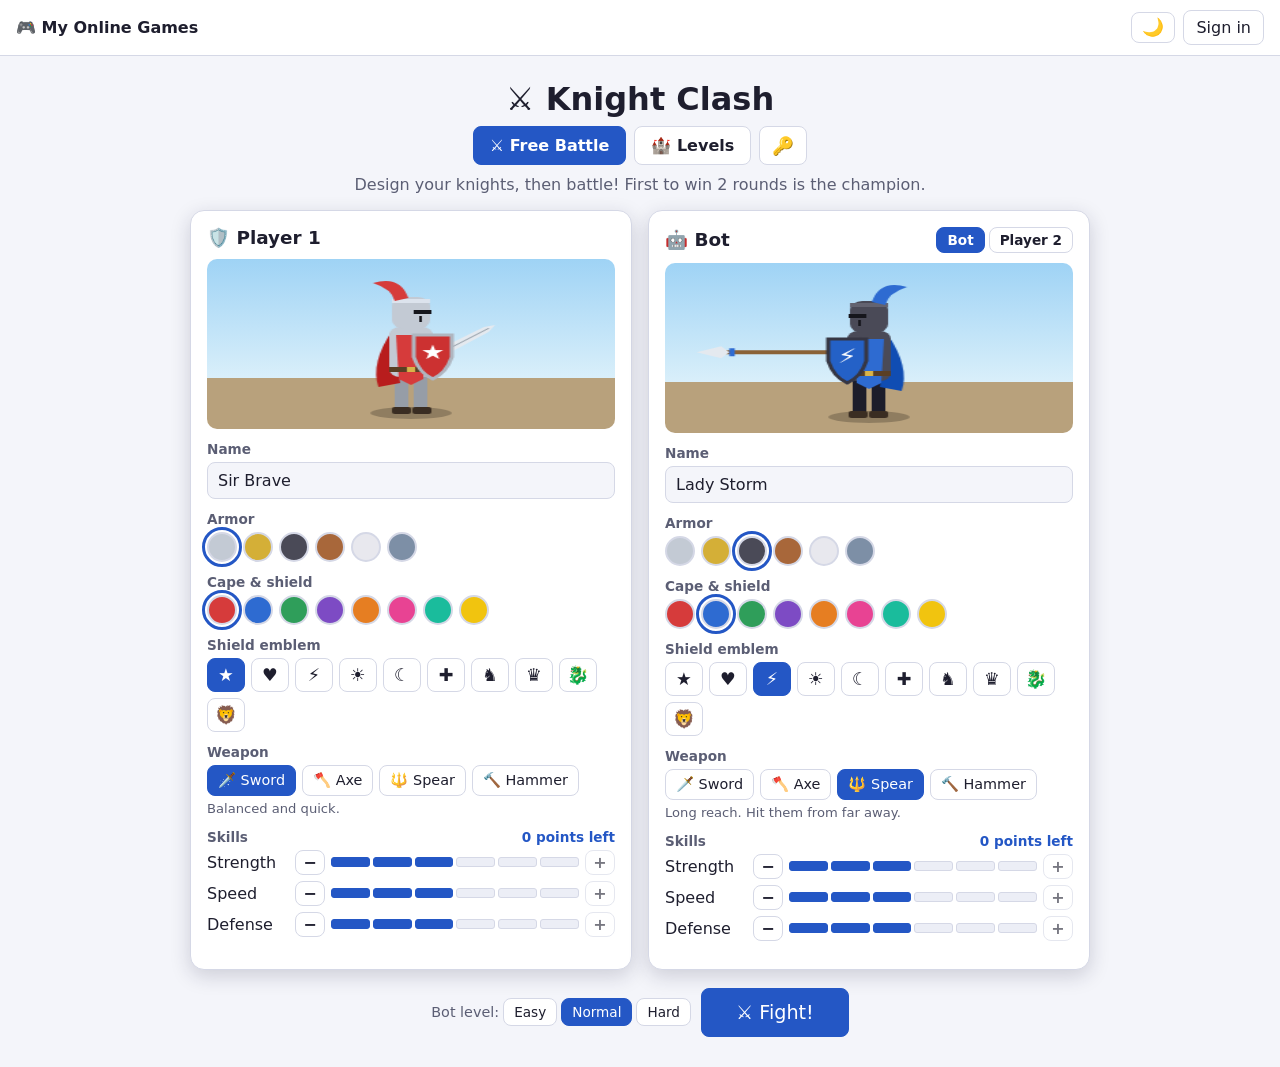
<file: knight-clash/index.html>
<!DOCTYPE html>
<html lang="en">
<head>
  <meta charset="UTF-8">
  <meta name="viewport" content="width=device-width, initial-scale=1.0">
  <title>Knight Clash – My Online Games</title>
  <script src="../assets/theme.js"></script>
  <link rel="stylesheet" href="../assets/site.css">
  <style>
    h1 { margin: 0 0 4px; }
    .sub { color: var(--muted); margin: 0 0 16px; text-align: center; }
    .hidden { display: none !important; }
    #setup { width: 100%; display: flex; flex-direction: column; align-items: center; }

    /* ----- Builder ----- */
    .builders {
      display: grid;
      grid-template-columns: repeat(auto-fit, minmax(300px, 1fr));
      gap: 16px;
      width: min(100%, 900px);
    }
    .builder {
      background: var(--surface);
      border: 1px solid var(--border);
      border-radius: 14px;
      padding: 16px;
      box-shadow: 0 6px 20px var(--shadow);
    }
    .builder h2 { margin: 0 0 10px; font-size: 1.15rem; display: flex; justify-content: space-between; align-items: center; gap: 8px; }
    .who-toggle { display: flex; gap: 4px; }
    .who-toggle button { padding: 4px 10px; font-size: 0.85rem; }
    .preview {
      display: block;
      width: 100%;
      height: 170px;
      border-radius: 10px;
      background: linear-gradient(#9fd3f5, #d9effa 70%, #b8a17c 70%);
      margin-bottom: 12px;
    }
    .field { margin-bottom: 12px; }
    .field > label { display: block; font-size: 0.85rem; color: var(--muted); margin-bottom: 5px; font-weight: 600; }
    .field input[type="text"] {
      width: 100%; font: inherit; padding: 8px 10px;
      border-radius: 8px; border: 1px solid var(--border);
      background: var(--bg); color: var(--text);
    }
    .swatches { display: flex; flex-wrap: wrap; gap: 6px; }
    .swatch {
      width: 30px; height: 30px; padding: 0; border-radius: 50%;
      border: 2px solid var(--border);
    }
    .swatch.on { outline: 3px solid var(--accent); outline-offset: 2px; }
    .chips { display: flex; flex-wrap: wrap; gap: 6px; }
    .chip { padding: 6px 10px; font-size: 0.9rem; }
    .chip.emblem { width: 38px; padding: 6px 0; font-size: 1.1rem; }
    .weapon-desc { font-size: 0.82rem; color: var(--muted); margin-top: 5px; min-height: 1.2em; }
    .stats-head { display: flex; justify-content: space-between; font-size: 0.85rem; color: var(--muted); font-weight: 600; margin-bottom: 5px; }
    .points-left { color: var(--accent); }
    .stat { display: grid; grid-template-columns: 82px 30px 1fr 30px; align-items: center; gap: 6px; margin-bottom: 6px; }
    .stat button { padding: 2px 0; width: 30px; font-weight: 700; }
    .pips { display: flex; gap: 3px; }
    .pip { flex: 1; height: 10px; border-radius: 3px; background: var(--surface-2); border: 1px solid var(--border); }
    .pip.on { background: var(--accent); border-color: var(--accent); }
    .setup-bottom { display: flex; flex-wrap: wrap; gap: 10px; align-items: center; justify-content: center; margin: 18px 0 6px; }
    #fightBtn { font-size: 1.2rem; padding: 12px 34px; }
    .difficulty { display: flex; gap: 4px; align-items: center; color: var(--muted); font-size: 0.9rem; }
    .difficulty button { padding: 5px 10px; font-size: 0.85rem; }

    /* ----- Mode bar, key, levels ----- */
    .modebar { display: flex; gap: 8px; flex-wrap: wrap; justify-content: center; margin: 4px 0 10px; }
    .modebar button { padding: 9px 16px; font-weight: 600; }
    #keyBtn { font-size: 1.1rem; padding: 7px 12px; }
    #keyBtn.unlocked { background: linear-gradient(135deg, #ffe066, #f5b700); border-color: #d99a00; color: #3a2a00; }
    .levels { display: grid; grid-template-columns: repeat(2, 1fr); gap: 8px; }
    .level-btn {
      display: flex; align-items: center; gap: 8px; text-align: left;
      padding: 8px 10px; border-radius: 10px; font-size: 0.9rem;
    }
    .level-btn .num {
      flex: none; width: 28px; height: 28px; border-radius: 50%;
      display: flex; align-items: center; justify-content: center;
      background: var(--surface-2); font-weight: 800; font-size: 0.85rem;
    }
    .level-btn .lname { flex: 1; min-width: 0; overflow: hidden; text-overflow: ellipsis; white-space: nowrap; }
    .level-btn.beaten .num { background: var(--success); color: #fff; }
    .level-btn.sel { border-color: var(--accent); box-shadow: 0 0 0 2px var(--accent); }
    .level-btn:disabled { opacity: 0.45; }
    .muted { color: var(--muted); font-size: 0.85rem; font-weight: 600; }
    .enemy-info { font-size: 0.85rem; color: var(--muted); margin: -4px 0 12px; text-align: center; }

    .modal {
      position: fixed; inset: 0; z-index: 50;
      background: rgba(0,0,0,0.5);
      display: flex; align-items: center; justify-content: center; padding: 16px;
    }
    .modal-box {
      background: var(--surface); border: 1px solid var(--border); border-radius: 14px;
      padding: 20px; width: min(100%, 360px); box-shadow: 0 10px 30px var(--shadow);
    }
    .modal-box h3 { margin: 0 0 12px; }
    .modal-box input {
      width: 100%; font: inherit; padding: 9px 11px; border-radius: 8px;
      border: 1px solid var(--border); background: var(--bg); color: var(--text);
    }
    .modal-box .row { display: flex; gap: 8px; justify-content: flex-end; margin-top: 12px; }
    .modal-box .msg { min-height: 1.2em; margin: 10px 0 0; font-size: 0.9rem; }
    .msg.err { color: var(--danger); }
    .msg.ok { color: var(--success); }
    #toast {
      position: fixed; left: 50%; top: 80px; transform: translateX(-50%);
      background: var(--surface); border: 1px solid var(--border);
      padding: 10px 16px; border-radius: 10px; font-weight: 700; z-index: 60;
      box-shadow: 0 8px 24px var(--shadow); opacity: 0; transition: opacity 0.3s; pointer-events: none;
    }
    #toast.show { opacity: 1; }

    /* ----- Arena ----- */
    #arenaWrap { width: min(100%, 960px); }
    #arena {
      display: block;
      width: 100%;
      aspect-ratio: 16 / 9;
      border-radius: 12px;
      box-shadow: 0 10px 30px var(--shadow);
      background: #6fb3e0;
    }
    .arena-bar { display: flex; justify-content: space-between; align-items: center; gap: 8px; margin-top: 10px; flex-wrap: wrap; }
    .keys {
      display: grid; grid-template-columns: repeat(auto-fit, minmax(260px, 1fr)); gap: 10px;
      width: min(100%, 960px); margin-top: 12px;
    }
    .keybox {
      background: var(--surface); border: 1px solid var(--border); border-radius: 10px;
      padding: 10px 12px; font-size: 0.9rem; color: var(--muted);
    }
    .keybox b { color: var(--text); }
    kbd {
      display: inline-block; padding: 0 6px; border-radius: 4px;
      border: 1px solid var(--border); background: var(--surface-2); color: var(--text);
      font: 600 0.8rem system-ui, sans-serif;
    }
    .touch-note { color: var(--danger); margin-top: 10px; text-align: center; display: none; }
  </style>
</head>
<body>
  <main class="page">
    <h1>⚔️ Knight Clash</h1>

    <!-- ===== Setup ===== -->
    <section id="setup">
      <div class="modebar">
        <button data-mode="free">⚔️ Free Battle</button>
        <button data-mode="levels">🏰 Levels</button>
        <button id="keyBtn" title="Secret code">🔑</button>
      </div>
      <p class="sub" id="setupSub"></p>
      <div class="builders" id="builders"></div>
      <div class="setup-bottom">
        <div class="difficulty" id="diffBox">Bot level:
          <button data-d="easy">Easy</button>
          <button data-d="normal">Normal</button>
          <button data-d="hard">Hard</button>
        </div>
        <button id="fightBtn" class="primary">⚔️ Fight!</button>
      </div>
      <p class="touch-note" id="touchNote">Knight Clash needs a keyboard, so it won't work on a phone or tablet.</p>
    </section>

    <!-- ===== Battle ===== -->
    <section id="battle" class="hidden" style="display:flex;flex-direction:column;align-items:center;width:100%">
      <div id="arenaWrap">
        <canvas id="arena" width="960" height="540"></canvas>
        <div class="arena-bar">
          <button id="backBtn">← Back</button>
          <div style="display:flex;gap:8px;flex-wrap:wrap">
            <button id="nextBtn" class="primary hidden">Next level ▶</button>
            <button id="soundBtn">🔊 Sound</button>
            <button id="rematchBtn">↻ Restart match</button>
          </div>
        </div>
      </div>
      <div class="keys">
        <div class="keybox"><b id="k1name">Player 1</b><br>
          Move <kbd>A</kbd> <kbd>D</kbd> · Jump <kbd>W</kbd> · Block <kbd>S</kbd> · Attack <kbd>F</kbd> or <kbd>Space</kbd></div>
        <div class="keybox" id="p2keys"><b id="k2name">Player 2</b><br>
          Move <kbd>←</kbd> <kbd>→</kbd> · Jump <kbd>↑</kbd> · Block <kbd>↓</kbd> · Attack <kbd>/</kbd> or <kbd>Right Shift</kbd></div>
      </div>
    </section>
  </main>

  <!-- Secret code box -->
  <div id="keyModal" class="modal hidden">
    <div class="modal-box">
      <h3>🔑 Secret code</h3>
      <div id="keyLocked">
        <input type="password" id="keyInput" placeholder="Type the password" autocomplete="off">
        <p class="msg" id="keyMsg"></p>
        <div class="row">
          <button id="keyCancel">Cancel</button>
          <button id="keyGo" class="primary">Unlock</button>
        </div>
      </div>
      <div id="keyUnlocked">
        <p>♾️ Infinity points are <b>on</b>. Your knights can use as many skill points as they want, up to 10 in each skill.</p>
        <div class="row">
          <button id="keyOff">Turn off</button>
          <button id="keyClose" class="primary">Done</button>
        </div>
      </div>
    </div>
  </div>
  <div id="toast"></div>

  <script type="module" src="../assets/header.js"></script>
  <script>
  (function () {
    // ================= Options =================
    const WEAPONS = {
      sword:  { name: 'Sword',  icon: '🗡️', dmg: 10, reach: 82,  windup: 9,  active: 6, recover: 11, kb: 5,  heavy: false, desc: 'Balanced and quick.' },
      axe:    { name: 'Axe',    icon: '🪓', dmg: 15, reach: 76,  windup: 15, active: 6, recover: 15, kb: 7,  heavy: true,  desc: 'Slower, hits hard, chips through blocks.' },
      spear:  { name: 'Spear',  icon: '🔱', dmg: 8,  reach: 118, windup: 11, active: 7, recover: 13, kb: 4,  heavy: false, desc: 'Long reach. Hit them from far away.' },
      hammer: { name: 'Hammer', icon: '🔨', dmg: 20, reach: 70,  windup: 22, active: 6, recover: 20, kb: 12, heavy: true,  desc: 'Very slow, huge damage and knockback.' },
    };
    const ARMOR = ['#c3cad4', '#d4af37', '#4a4a57', '#a8673a', '#e8e8ee', '#7d8fa6'];
    const ACCENT = ['#d63b3b', '#2e6bd1', '#2f9e5a', '#7d4bc4', '#e67e22', '#e84393', '#1abc9c', '#f1c40f'];
    const EMBLEMS = ['★', '♥', '⚡', '☀', '☾', '✚', '♞', '♛', '🐉', '🦁'];
    const STAT_MAX = 6, POINTS = 9, CHEAT_MAX = 10;
    const SECRET = 'C001';

    // Levels: bot knights that get tougher and tougher
    const LEVELS = [
      { name: 'Squire Tim',      armor: '#a8673a', accent: '#2f9e5a', emblem: '✚', weapon: 'sword',  str: 1, spd: 2, def: 1, ai: 'easy' },
      { name: 'Sir Clumsy',      armor: '#c3cad4', accent: '#e67e22', emblem: '☀', weapon: 'axe',    str: 2, spd: 1, def: 2, ai: 'easy' },
      { name: 'Lady Thorn',      armor: '#e8e8ee', accent: '#e84393', emblem: '♥', weapon: 'spear',  str: 2, spd: 3, def: 3, ai: 'normal' },
      { name: 'Baron Boulder',   armor: '#7d8fa6', accent: '#f1c40f', emblem: '♛', weapon: 'hammer', str: 4, spd: 1, def: 4, ai: 'normal' },
      { name: 'The Black Blade', armor: '#4a4a57', accent: '#d63b3b', emblem: '☾', weapon: 'sword',  str: 3, spd: 4, def: 3, ai: 'normal' },
      { name: 'Captain Stone',   armor: '#7d8fa6', accent: '#1abc9c', emblem: '♞', weapon: 'axe',    str: 4, spd: 3, def: 4, ai: 'hard' },
      { name: 'Silver Lance',    armor: '#e8e8ee', accent: '#2e6bd1', emblem: '⚡', weapon: 'spear',  str: 4, spd: 5, def: 3, ai: 'hard' },
      { name: 'The Iron Giant',  armor: '#4a4a57', accent: '#e67e22', emblem: '🦁', weapon: 'hammer', str: 6, spd: 2, def: 6, ai: 'hard' },
      { name: 'Shadow Knight',   armor: '#4a4a57', accent: '#7d4bc4', emblem: '☾', weapon: 'sword',  str: 6, spd: 6, def: 5, ai: 'master' },
      { name: 'The Dragon King', armor: '#d4af37', accent: '#d63b3b', emblem: '🐉', weapon: 'axe',    str: 7, spd: 6, def: 7, ai: 'master' },
    ];
    const STATS = [['str', 'Strength'], ['spd', 'Speed'], ['def', 'Defense']];

    const SAVE_KEY = 'knight-clash-v1';
    let setup = {
      knights: [
        { name: 'Sir Brave', armor: ARMOR[0], accent: ACCENT[0], emblem: '★', weapon: 'sword', str: 3, spd: 3, def: 3 },
        { name: 'Lady Storm', armor: ARMOR[2], accent: ACCENT[1], emblem: '⚡', weapon: 'spear', str: 3, spd: 3, def: 3 },
      ],
      p2Bot: true,
      difficulty: 'normal',
      mode: 'free',        // 'free' or 'levels'
      unlocked: 1,         // highest level you can play
      level: 1,            // level picked to play
      cheat: false,        // infinity points
    };
    try {
      const s = JSON.parse(localStorage.getItem(SAVE_KEY));
      if (s && s.knights && s.knights.length === 2) setup = Object.assign(setup, s);
    } catch (e) {}
    const saveSetup = () => { try { localStorage.setItem(SAVE_KEY, JSON.stringify(setup)); } catch (e) {} };

    // ================= Drawing a knight =================
    function shade(hex, amt) {
      const n = parseInt(hex.slice(1), 16);
      const f = v => Math.max(0, Math.min(255, Math.round(v + amt)));
      return `rgb(${f(n >> 16)},${f((n >> 8) & 255)},${f(n & 255)})`;
    }
    function roundRect(ctx, x, y, w, h, r) {
      ctx.beginPath();
      ctx.moveTo(x + r, y);
      ctx.arcTo(x + w, y, x + w, y + h, r);
      ctx.arcTo(x + w, y + h, x, y + h, r);
      ctx.arcTo(x, y + h, x, y, r);
      ctx.arcTo(x, y, x + w, y, r);
      ctx.closePath();
    }

    function drawWeapon(ctx, type, armor) {
      // Drawn pointing up the -y direction from the hand at (0,0)
      ctx.lineCap = 'round';
      if (type === 'sword') {
        ctx.fillStyle = '#6b4a2a'; ctx.fillRect(-3, -2, 6, 14);           // grip
        ctx.fillStyle = '#c9a43a'; ctx.fillRect(-12, -6, 24, 5);          // guard
        ctx.fillStyle = '#e4e9ef';
        ctx.beginPath(); ctx.moveTo(-4, -6); ctx.lineTo(4, -6); ctx.lineTo(3, -58); ctx.lineTo(0, -66); ctx.lineTo(-3, -58); ctx.closePath(); ctx.fill();
        ctx.strokeStyle = '#9aa4ae'; ctx.lineWidth = 1; ctx.beginPath(); ctx.moveTo(0, -8); ctx.lineTo(0, -60); ctx.stroke();
      } else if (type === 'axe') {
        ctx.strokeStyle = '#7a5530'; ctx.lineWidth = 5; ctx.beginPath(); ctx.moveTo(0, 10); ctx.lineTo(0, -58); ctx.stroke();
        ctx.fillStyle = '#cfd5dc';
        ctx.beginPath(); ctx.moveTo(2, -54); ctx.quadraticCurveTo(26, -62, 24, -40); ctx.quadraticCurveTo(20, -34, 2, -38); ctx.closePath(); ctx.fill();
        ctx.strokeStyle = '#8b939c'; ctx.lineWidth = 1.5; ctx.stroke();
      } else if (type === 'spear') {
        ctx.strokeStyle = '#8a6237'; ctx.lineWidth = 4; ctx.beginPath(); ctx.moveTo(0, 22); ctx.lineTo(0, -92); ctx.stroke();
        ctx.fillStyle = '#e4e9ef';
        ctx.beginPath(); ctx.moveTo(0, -112); ctx.lineTo(6, -94); ctx.lineTo(0, -88); ctx.lineTo(-6, -94); ctx.closePath(); ctx.fill();
        ctx.fillStyle = armor; ctx.fillRect(-4, -88, 8, 4);
      } else if (type === 'hammer') {
        ctx.strokeStyle = '#6b4a2a'; ctx.lineWidth = 6; ctx.beginPath(); ctx.moveTo(0, 10); ctx.lineTo(0, -52); ctx.stroke();
        ctx.fillStyle = '#7d858e'; roundRect(ctx, -16, -70, 32, 20, 3); ctx.fill();
        ctx.fillStyle = '#9ba3ac'; ctx.fillRect(-16, -70, 32, 5);
      }
    }

    // pose: { walk, armAngle, thrust, block, hurt, ko }
    function drawKnight(ctx, k, x, y, facing, pose) {
      pose = pose || {};
      ctx.save();
      ctx.translate(x, y);
      if (pose.ko) { ctx.rotate(-facing * Math.min(1, pose.ko) * 1.45); }
      ctx.scale(facing, 1);
      const armor = k.armor, dark = shade(k.armor, -45), accent = k.accent;

      // shadow
      if (!pose.ko) {
        ctx.fillStyle = 'rgba(0,0,0,0.22)';
        ctx.beginPath(); ctx.ellipse(0, 0, 30, 6, 0, 0, Math.PI * 2); ctx.fill();
      }
      const lift = pose.air ? -2 : 0;
      // legs
      const sw = Math.sin(pose.walk || 0) * 8;
      ctx.fillStyle = dark;
      roundRect(ctx, -12 + sw * 0.6, -38 + lift, 10, 36, 3); ctx.fill();
      roundRect(ctx, 2 - sw * 0.6, -38 + lift, 10, 36, 3); ctx.fill();
      ctx.fillStyle = '#3a2d22';
      roundRect(ctx, -14 + sw * 0.6, -6 + lift, 14, 7, 2); ctx.fill();
      roundRect(ctx, 1 - sw * 0.6, -6 + lift, 14, 7, 2); ctx.fill();

      // cape behind
      ctx.fillStyle = shade(accent, -30);
      ctx.beginPath(); ctx.moveTo(-14, -82); ctx.quadraticCurveTo(-30 - (pose.walk ? 4 : 0), -50, -24, -26); ctx.lineTo(-8, -30); ctx.closePath(); ctx.fill();

      // back arm with weapon
      ctx.save();
      ctx.translate(-6 + (pose.thrust || 0), -70);
      ctx.rotate(pose.armAngle == null ? -0.5 : pose.armAngle);
      ctx.fillStyle = dark; roundRect(ctx, -5, -2, 10, 26, 4); ctx.fill();
      ctx.translate(0, 24);
      ctx.rotate(pose.weaponRot != null ? pose.weaponRot : Math.PI / 2);
      drawWeapon(ctx, k.weapon, accent);
      ctx.restore();

      // body
      ctx.fillStyle = armor;
      roundRect(ctx, -16, -86, 32, 50, 8); ctx.fill();
      ctx.fillStyle = accent; // tabard
      ctx.beginPath(); ctx.moveTo(-11, -78); ctx.lineTo(11, -78); ctx.lineTo(9, -34); ctx.lineTo(0, -28); ctx.lineTo(-9, -34); ctx.closePath(); ctx.fill();
      ctx.fillStyle = '#5a3f24'; ctx.fillRect(-16, -46, 32, 5); // belt
      ctx.fillStyle = '#d9b44a'; ctx.fillRect(-3, -46, 6, 5);

      // head / helmet
      ctx.fillStyle = armor;
      roundRect(ctx, -14, -116, 28, 32, 9); ctx.fill();
      ctx.fillStyle = shade(armor, 25); ctx.fillRect(-14, -114, 28, 4);
      ctx.fillStyle = '#16161c'; ctx.fillRect(2, -103, 13, 4); // visor slit
      ctx.fillStyle = '#16161c'; ctx.fillRect(6, -97, 2, 6);
      // plume
      ctx.fillStyle = accent;
      ctx.beginPath(); ctx.moveTo(-2, -115); ctx.quadraticCurveTo(-8, -138, -28, -130); ctx.quadraticCurveTo(-14, -124, -12, -112); ctx.closePath(); ctx.fill();

      // front arm + shield
      const sx = pose.block ? 24 : 16, sy = pose.block ? -96 : -78;
      ctx.fillStyle = armor;
      roundRect(ctx, 6, -82, 10, 22, 4); ctx.fill();
      ctx.save();
      ctx.translate(sx, sy);
      ctx.fillStyle = shade(accent, -10);
      ctx.beginPath(); ctx.moveTo(-14, 0); ctx.lineTo(14, 0); ctx.lineTo(14, 22); ctx.quadraticCurveTo(10, 38, 0, 44); ctx.quadraticCurveTo(-10, 38, -14, 22); ctx.closePath(); ctx.fill();
      ctx.strokeStyle = shade(armor, -20); ctx.lineWidth = 3; ctx.stroke();
      ctx.scale(facing, 1); // keep emblem readable
      ctx.fillStyle = '#ffffff';
      ctx.font = 'bold 20px system-ui, "Apple Color Emoji", "Segoe UI Emoji", sans-serif';
      ctx.textAlign = 'center'; ctx.textBaseline = 'middle';
      ctx.fillText(k.emblem, 0, 19);
      ctx.restore();
      ctx.restore();
    }

    // ================= Builder screen =================
    const buildersEl = document.getElementById('builders');
    const previews = [];
    let previewT = 0;

    function pointsUsed(k) { return k.str + k.spd + k.def; }

    const statMax = () => setup.cheat ? CHEAT_MAX : STAT_MAX;

    // When infinity points get turned off, bring knights back inside the normal limits
    function clampKnight(k) {
      for (const [key] of STATS) k[key] = Math.max(0, Math.min(STAT_MAX, k[key]));
      while (pointsUsed(k) > POINTS) {
        const top = STATS.map(([key]) => key).sort((a, b) => k[b] - k[a])[0];
        k[top]--;
      }
    }

    function knightCard(k, i) {
      const card = document.createElement('div');
      card.className = 'builder';
      const isBot = i === 1 && setup.p2Bot;
      card.innerHTML = `
        <h2><span>${i === 0 ? '🛡️ Player 1' : (isBot ? '🤖 Bot' : '🛡️ Player 2')}</span>
          ${i === 1 ? `<span class="who-toggle"><button data-who="bot" class="${isBot ? 'active' : ''}">Bot</button><button data-who="p2" class="${isBot ? '' : 'active'}">Player 2</button></span>` : ''}
        </h2>
        <canvas class="preview" width="300" height="170"></canvas>
        <div class="field"><label>Name</label><input type="text" maxlength="16" value=""></div>
        <div class="field"><label>Armor</label><div class="swatches" data-k="armor"></div></div>
        <div class="field"><label>Cape &amp; shield</label><div class="swatches" data-k="accent"></div></div>
        <div class="field"><label>Shield emblem</label><div class="chips" data-k="emblem"></div></div>
        <div class="field"><label>Weapon</label><div class="chips" data-k="weapon"></div><div class="weapon-desc"></div></div>
        <div class="field">
          <div class="stats-head"><span>Skills</span><span class="points-left"></span></div>
          <div class="statrows"></div>
        </div>`;
      const nameInput = card.querySelector('input');
      nameInput.value = k.name;
      nameInput.addEventListener('input', () => { k.name = nameInput.value.trim() || (i ? 'Knight 2' : 'Knight 1'); saveSetup(); });

      const sw = (key, list) => {
        const box = card.querySelector(`[data-k="${key}"]`);
        list.forEach(c => {
          const b = document.createElement('button');
          b.className = 'swatch' + (k[key] === c ? ' on' : '');
          b.style.background = c;
          b.title = c;
          b.onclick = () => { k[key] = c; saveSetup(); renderBuilders(); };
          box.appendChild(b);
        });
      };
      sw('armor', ARMOR);
      sw('accent', ACCENT);

      const emb = card.querySelector('[data-k="emblem"]');
      EMBLEMS.forEach(e => {
        const b = document.createElement('button');
        b.className = 'chip emblem' + (k.emblem === e ? ' active' : '');
        b.textContent = e;
        b.onclick = () => { k.emblem = e; saveSetup(); renderBuilders(); };
        emb.appendChild(b);
      });

      const wp = card.querySelector('[data-k="weapon"]');
      Object.entries(WEAPONS).forEach(([id, w]) => {
        const b = document.createElement('button');
        b.className = 'chip' + (k.weapon === id ? ' active' : '');
        b.textContent = `${w.icon} ${w.name}`;
        b.onclick = () => { k.weapon = id; saveSetup(); renderBuilders(); };
        wp.appendChild(b);
      });
      card.querySelector('.weapon-desc').textContent = WEAPONS[k.weapon].desc;

      const max = statMax();
      const left = POINTS - pointsUsed(k);
      card.querySelector('.points-left').textContent = setup.cheat ? '♾️ Infinity points' : `${left} point${left === 1 ? '' : 's'} left`;
      const rows = card.querySelector('.statrows');
      STATS.forEach(([key, label]) => {
        const row = document.createElement('div');
        row.className = 'stat';
        row.innerHTML = `<span>${label}</span><button aria-label="Less ${label}">−</button><div class="pips">${
          Array.from({ length: max }, (_, j) => `<span class="pip ${j < k[key] ? 'on' : ''}"></span>`).join('')
        }</div><button aria-label="More ${label}">+</button>`;
        const [minus, plus] = row.querySelectorAll('button');
        minus.disabled = k[key] <= 0;
        plus.disabled = k[key] >= max || (!setup.cheat && left <= 0);
        minus.onclick = () => { k[key]--; saveSetup(); renderBuilders(); };
        plus.onclick = () => { k[key]++; saveSetup(); renderBuilders(); };
        rows.appendChild(row);
      });

      card.querySelectorAll('[data-who]').forEach(b => {
        b.onclick = () => { setup.p2Bot = b.dataset.who === 'bot'; saveSetup(); renderBuilders(); };
      });

      previews.push({ canvas: card.querySelector('.preview'), k, facing: i === 0 ? 1 : -1 });
      return card;
    }

    function levelsCard() {
      const card = document.createElement('div');
      card.className = 'builder';
      const beaten = Math.min(LEVELS.length, setup.unlocked - 1);
      setup.level = Math.max(1, Math.min(setup.level, setup.unlocked, LEVELS.length));
      const foe = LEVELS[setup.level - 1];
      card.innerHTML = `
        <h2><span>🏰 Levels</span><span class="muted">${beaten} / ${LEVELS.length} beaten</span></h2>
        <canvas class="preview" width="300" height="170"></canvas>
        <div class="enemy-info"><b>Level ${setup.level}: ${foe.name}</b> · ${WEAPONS[foe.weapon].icon} ${WEAPONS[foe.weapon].name}</div>
        <div class="levels"></div>`;
      const grid = card.querySelector('.levels');
      LEVELS.forEach((L, i) => {
        const n = i + 1;
        const b = document.createElement('button');
        const locked = n > setup.unlocked;
        b.className = 'level-btn' + (n < setup.unlocked ? ' beaten' : '') + (n === setup.level ? ' sel' : '');
        b.disabled = locked;
        b.innerHTML = `<span class="num">${n < setup.unlocked ? '✓' : n}</span><span class="lname">${locked ? '🔒 Locked' : `${L.emblem} ${L.name}`}</span>`;
        b.onclick = () => { setup.level = n; saveSetup(); renderBuilders(); };
        grid.appendChild(b);
      });
      previews.push({ canvas: card.querySelector('.preview'), k: foe, facing: -1 });
      return card;
    }

    function renderBuilders() {
      buildersEl.innerHTML = '';
      previews.length = 0;
      const levels = setup.mode === 'levels';
      buildersEl.appendChild(knightCard(setup.knights[0], 0));
      buildersEl.appendChild(levels ? levelsCard() : knightCard(setup.knights[1], 1));

      document.querySelectorAll('.modebar [data-mode]').forEach(b => b.classList.toggle('active', b.dataset.mode === setup.mode));
      const keyBtn = document.getElementById('keyBtn');
      keyBtn.classList.toggle('unlocked', setup.cheat);
      keyBtn.textContent = setup.cheat ? '🔑 ♾️' : '🔑';
      document.getElementById('setupSub').textContent = levels
        ? 'Beat each knight to unlock the next level. Can you defeat the Dragon King?'
        : 'Design your knights, then battle! First to win 2 rounds is the champion.';
      document.getElementById('diffBox').classList.toggle('hidden', levels || !setup.p2Bot);
      document.querySelectorAll('#diffBox button').forEach(b => b.classList.toggle('active', b.dataset.d === setup.difficulty));
      document.getElementById('fightBtn').textContent = levels ? `⚔️ Fight Level ${setup.level}!` : '⚔️ Fight!';
    }

    document.querySelectorAll('.modebar [data-mode]').forEach(b => {
      b.onclick = () => { setup.mode = b.dataset.mode; saveSetup(); renderBuilders(); };
    });

    // ----- Secret key -----
    const keyModal = document.getElementById('keyModal');
    const keyInput = document.getElementById('keyInput');
    const keyMsg = document.getElementById('keyMsg');
    const toastEl = document.getElementById('toast');
    function toast(text) {
      toastEl.textContent = text;
      toastEl.classList.add('show');
      setTimeout(() => toastEl.classList.remove('show'), 2200);
    }
    function openKey() {
      document.getElementById('keyLocked').classList.toggle('hidden', setup.cheat);
      document.getElementById('keyUnlocked').classList.toggle('hidden', !setup.cheat);
      keyInput.value = '';
      keyMsg.textContent = ''; keyMsg.className = 'msg';
      keyModal.classList.remove('hidden');
      if (!setup.cheat) setTimeout(() => keyInput.focus(), 50);
    }
    const closeKey = () => keyModal.classList.add('hidden');
    function tryKey() {
      if (keyInput.value === SECRET) {
        setup.cheat = true;
        saveSetup();
        renderBuilders();
        closeKey();
        toast('♾️ Infinity points unlocked!');
      } else {
        keyMsg.textContent = 'That\'s not the password. Try again!';
        keyMsg.className = 'msg err';
        keyInput.select();
      }
    }
    document.getElementById('keyBtn').onclick = openKey;
    document.getElementById('keyGo').onclick = tryKey;
    keyInput.addEventListener('keydown', (e) => { if (e.key === 'Enter') tryKey(); if (e.key === 'Escape') closeKey(); });
    document.getElementById('keyCancel').onclick = closeKey;
    document.getElementById('keyClose').onclick = closeKey;
    document.getElementById('keyOff').onclick = () => {
      setup.cheat = false;
      setup.knights.forEach(clampKnight);
      saveSetup();
      renderBuilders();
      closeKey();
      toast('Infinity points turned off');
    };
    keyModal.addEventListener('click', (e) => { if (e.target === keyModal) closeKey(); });

    document.querySelectorAll('#diffBox button').forEach(b => {
      b.onclick = () => { setup.difficulty = b.dataset.d; saveSetup(); renderBuilders(); };
    });

    function animatePreviews() {
      if (!document.getElementById('setup').classList.contains('hidden')) {
        previewT += 0.03;
        for (const p of previews) {
          const ctx = p.canvas.getContext('2d');
          ctx.clearRect(0, 0, p.canvas.width, p.canvas.height);
          const spear = p.k.weapon === 'spear';
          drawKnight(ctx, p.k, 150, 154, p.facing, spear
            ? { armAngle: -1.35, weaponRot: Math.PI / 2 + 1.35, thrust: Math.sin(previewT * 2) * 3 }
            : { armAngle: -0.5 + Math.sin(previewT * 2) * 0.12 });
        }
      }
      requestAnimationFrame(animatePreviews);
    }

    // ================= Sound =================
    let soundOn = true, audio = null;
    function beep(freq, dur, type, vol, slide) {
      if (!soundOn) return;
      try {
        audio = audio || new (window.AudioContext || window.webkitAudioContext)();
        const o = audio.createOscillator(), g = audio.createGain();
        o.type = type || 'square';
        o.frequency.setValueAtTime(freq, audio.currentTime);
        if (slide) o.frequency.exponentialRampToValueAtTime(slide, audio.currentTime + dur);
        g.gain.setValueAtTime(vol || 0.08, audio.currentTime);
        g.gain.exponentialRampToValueAtTime(0.0001, audio.currentTime + dur);
        o.connect(g); g.connect(audio.destination);
        o.start(); o.stop(audio.currentTime + dur);
      } catch (e) {}
    }
    const sfx = {
      swing: () => beep(420, 0.08, 'triangle', 0.04, 180),
      hit: () => beep(160, 0.15, 'sawtooth', 0.1, 60),
      clang: () => { beep(1300, 0.12, 'square', 0.05, 900); beep(1900, 0.08, 'triangle', 0.04); },
      ko: () => beep(300, 0.6, 'sawtooth', 0.1, 50),
      bell: () => { beep(880, 0.4, 'sine', 0.08); beep(1320, 0.3, 'sine', 0.05); },
    };

    // ================= Battle =================
    const canvas = document.getElementById('arena');
    const ctx = canvas.getContext('2d');
    const CW = 960, CH = 540, GROUND = 470, LEFT = 50, RIGHT = 910;
    const GRAV = 0.75;

    // Background (drawn once)
    const bg = document.createElement('canvas');
    bg.width = CW; bg.height = CH;
    (function drawBackground() {
      const b = bg.getContext('2d');
      const sky = b.createLinearGradient(0, 0, 0, GROUND);
      sky.addColorStop(0, '#5aa7de'); sky.addColorStop(1, '#cfe9f7');
      b.fillStyle = sky; b.fillRect(0, 0, CW, CH);
      // sun
      b.fillStyle = 'rgba(255,240,180,0.9)'; b.beginPath(); b.arc(820, 90, 36, 0, Math.PI * 2); b.fill();
      // clouds
      b.fillStyle = 'rgba(255,255,255,0.85)';
      for (const [cx, cy, s] of [[150, 90, 1], [420, 60, 0.8], [650, 120, 0.9]]) {
        for (const [dx, dy, r] of [[0, 0, 22], [24, -8, 26], [50, 0, 20], [26, 8, 20]]) {
          b.beginPath(); b.arc(cx + dx * s, cy + dy * s, r * s, 0, Math.PI * 2); b.fill();
        }
      }
      // hills
      b.fillStyle = '#7fb069';
      b.beginPath(); b.moveTo(0, 330);
      for (let x = 0; x <= CW; x += 20) b.lineTo(x, 320 - Math.sin(x / 140) * 30 - Math.sin(x / 57) * 10);
      b.lineTo(CW, CH); b.lineTo(0, CH); b.fill();
      // castle walls
      const stone = '#9a9387', stoneDark = '#7d766b';
      b.fillStyle = stone; b.fillRect(0, 250, CW, 220);
      for (let x = 0; x < CW; x += 40) { b.fillRect(x, 230, 24, 22); }
      // towers
      for (const tx of [40, 840]) {
        b.fillStyle = stone; b.fillRect(tx, 150, 80, 320);
        for (let x = tx; x < tx + 80; x += 20) b.fillRect(x, 132, 12, 20);
        b.fillStyle = '#2e2a26'; roundRect(b, tx + 30, 200, 20, 34, 10); b.fill();
      }
      // gate
      b.fillStyle = '#4b3a2a'; b.beginPath(); b.moveTo(420, 470); b.lineTo(420, 340); b.arc(480, 340, 60, Math.PI, 0); b.lineTo(540, 470); b.fill();
      b.strokeStyle = '#2b2118'; b.lineWidth = 4;
      for (let x = 432; x < 540; x += 18) { b.beginPath(); b.moveTo(x, 300); b.lineTo(x, 470); b.stroke(); }
      // brick lines
      b.strokeStyle = stoneDark; b.lineWidth = 1;
      for (let y = 262; y < 470; y += 22) {
        b.beginPath(); b.moveTo(0, y); b.lineTo(CW, y); b.stroke();
        for (let x = (y / 22 % 2) * 30; x < CW; x += 60) { b.beginPath(); b.moveTo(x, y); b.lineTo(x, y + 22); b.stroke(); }
      }
      // banners
      for (const [bx, col] of [[210, '#d63b3b'], [710, '#2e6bd1']]) {
        b.fillStyle = col; b.beginPath(); b.moveTo(bx, 270); b.lineTo(bx + 44, 270); b.lineTo(bx + 44, 360); b.lineTo(bx + 22, 344); b.lineTo(bx, 360); b.fill();
        b.fillStyle = '#f1c40f'; b.font = 'bold 26px serif'; b.textAlign = 'center'; b.fillText('⚔', bx + 22, 318);
      }
      // ground
      const g = b.createLinearGradient(0, GROUND, 0, CH);
      g.addColorStop(0, '#c2a77a'); g.addColorStop(1, '#a28a62');
      b.fillStyle = g; b.fillRect(0, GROUND, CW, CH - GROUND);
      b.fillStyle = 'rgba(0,0,0,0.08)';
      for (let x = 0; x < CW; x += 64) b.fillRect(x, GROUND, 2, CH - GROUND);
    })();

    let fighters = [], particles = [], floaters = [], shake = 0;
    let match = null; // { wins:[0,0], round, phase, timer, banner }
    let running = false;
    const keys = {}, pressed = {};

    function statsOf(k) {
      const w = WEAPONS[k.weapon];
      return {
        speed: 2.6 + k.spd * 0.32,
        windup: Math.max(3, Math.round(w.windup * Math.max(0.45, 1 - 0.05 * k.spd))),
        recover: Math.max(4, Math.round(w.recover * Math.max(0.5, 1 - 0.04 * k.spd))),
        dmgMult: 1 + 0.09 * k.str,
        defMult: Math.max(0.3, 1 - 0.06 * k.def),
      };
    }

    function makeFighter(k, x, facing, isBot) {
      return {
        k, w: WEAPONS[k.weapon], s: statsOf(k), isBot,
        x, y: GROUND, vy: 0, kb: 0, facing,
        hp: 100, shownHp: 100,
        phase: 'idle', t: 0, hitDone: false,
        blocking: false, stun: 0, walk: 0, moving: false, koT: 0,
        ai: { cd: 30, blockT: 0, react: 0, wantBack: 0 },
      };
    }

    function inputFor(f, i) {
      if (f.isBot) return botInput(f, fighters[1 - i]);
      if (i === 0) return {
        left: keys.KeyA, right: keys.KeyD, jump: keys.KeyW, block: keys.KeyS,
        attack: pressed.KeyF || pressed.Space,
      };
      return {
        left: keys.ArrowLeft, right: keys.ArrowRight, jump: keys.ArrowUp, block: keys.ArrowDown,
        attack: pressed.Slash || pressed.ShiftRight || pressed.Enter,
      };
    }

    // ----- Bot brain -----
    const LEVEL = {
      easy:   { block: 0.15, cdMin: 50, cdMax: 110, react: 22, aggress: 0.5 },
      normal: { block: 0.45, cdMin: 28, cdMax: 70,  react: 12, aggress: 0.75 },
      hard:   { block: 0.75, cdMin: 14, cdMax: 40,  react: 6,  aggress: 0.95 },
      master: { block: 0.88, cdMin: 8,  cdMax: 26,  react: 4,  aggress: 1 },
    };
    let botLevel = 'normal';
    function botInput(me, foe) {
      const L = LEVEL[botLevel] || LEVEL.normal;
      const a = me.ai;
      const out = { left: false, right: false, jump: false, block: false, attack: false };
      const dist = Math.abs(foe.x - me.x);
      const toward = foe.x > me.x ? 'right' : 'left', away = toward === 'right' ? 'left' : 'right';
      if (a.cd > 0) a.cd--;

      // Keep blocking for a moment once started
      if (a.blockT > 0) { a.blockT--; out.block = true; return out; }

      // React to an incoming swing
      const foeSwinging = foe.phase === 'windup' && dist < foe.w.reach + 40;
      if (foeSwinging) {
        if (a.react <= 0) a.react = L.react;
        a.react--;
        if (a.react === 0 && Math.random() < L.block) { a.blockT = 18; out.block = true; return out; }
      } else a.react = 0;

      if (a.wantBack > 0) { a.wantBack--; out[away] = true; return out; }

      const myReach = me.w.reach;
      if (dist > myReach - 8) {
        if (Math.random() < L.aggress) out[toward] = true;
      } else if (a.cd <= 0) {
        out.attack = true;
        a.cd = L.cdMin + Math.random() * (L.cdMax - L.cdMin);
        if (Math.random() < 0.25) a.wantBack = 12 + Math.random() * 15;
      } else if (dist < myReach * 0.55) {
        out[away] = true; // make some room
      }
      if (foe.phase === 'windup' && Math.random() < 0.01) out.jump = true;
      return out;
    }

    // ----- Update one fighter -----
    function step(f, i) {
      const foe = fighters[1 - i];
      const inp = inputFor(f, i);
      const onGround = f.y >= GROUND;
      f.moving = false;

      if (f.phase === 'ko') {
        f.koT = Math.min(1, f.koT + 0.05);
      } else if (f.stun > 0) {
        f.stun--;
        f.blocking = false;
      } else if (f.phase === 'windup' || f.phase === 'strike' || f.phase === 'recover') {
        f.t++;
        f.blocking = false;
        if (f.phase === 'windup' && f.t >= f.s.windup) { f.phase = 'strike'; f.t = 0; f.hitDone = false; sfx.swing(); }
        else if (f.phase === 'strike') {
          if (!f.hitDone) tryHit(f, foe);
          if (f.t >= f.w.active) { f.phase = 'recover'; f.t = 0; }
        } else if (f.phase === 'recover' && f.t >= f.s.recover) { f.phase = 'idle'; f.t = 0; }
      } else {
        f.blocking = !!inp.block && onGround;
        const dir = (inp.right ? 1 : 0) - (inp.left ? 1 : 0);
        const speed = f.s.speed * (f.blocking ? 0.3 : 1);
        if (dir) { f.x += dir * speed; f.moving = true; }
        if (inp.jump && onGround && !f.blocking) f.vy = -13.5;
        if (inp.attack && !f.blocking) { f.phase = 'windup'; f.t = 0; }
      }

      // Physics
      f.vy += GRAV;
      f.y += f.vy;
      if (f.y >= GROUND) { f.y = GROUND; f.vy = 0; }
      f.x += f.kb;
      f.kb *= 0.82;
      if (Math.abs(f.kb) < 0.1) f.kb = 0;
      f.x = Math.max(LEFT, Math.min(RIGHT, f.x));
      if (f.moving && onGround) f.walk += 0.3; else f.walk *= 0.8;

      if (f.phase !== 'ko') f.facing = foe.x >= f.x ? 1 : -1;
      f.shownHp += (f.hp - f.shownHp) * 0.15;
    }

    function tryHit(f, foe) {
      if (foe.phase === 'ko') return;
      const front = (foe.x - f.x) * f.facing;
      if (front <= -10 || front > f.w.reach + 22 || Math.abs(foe.y - f.y) > 80) return;
      f.hitDone = true;
      let dmg = f.w.dmg * f.s.dmgMult * foe.s.defMult;
      const tipX = f.x + f.facing * Math.min(front, f.w.reach), tipY = f.y - 70;
      if (foe.blocking && foe.stun === 0) {
        dmg *= f.w.heavy ? 0.4 : 0.15;
        foe.kb = f.facing * f.w.kb * 0.7;
        spark(tipX, tipY, ['#fff6b0', '#ffffff', '#ffd23f'], 10);
        sfx.clang();
        addFloater(foe.x, foe.y - 135, 'Blocked!', '#ffffff');
        if (f.w.heavy) foe.stun = 8;
      } else {
        foe.stun = 16;
        foe.kb = f.facing * f.w.kb;
        if (f.k.weapon === 'hammer') foe.vy = -6;
        // interrupt their attack
        if (foe.phase !== 'idle') { foe.phase = 'idle'; foe.t = 0; }
        spark(tipX, tipY, ['#ff5a4a', '#ffd23f', '#ffffff'], 16);
        shake = f.w.heavy ? 10 : 6;
        sfx.hit();
      }
      dmg = Math.max(1, Math.round(dmg));
      foe.hp = Math.max(0, foe.hp - dmg);
      addFloater(foe.x, foe.y - 155, '-' + dmg, foe.blocking ? '#dddddd' : '#ff5a4a');
      if (foe.hp <= 0) { foe.phase = 'ko'; foe.stun = 0; foe.kb = f.facing * 10; sfx.ko(); roundOver(fighters.indexOf(f)); }
    }

    function spark(x, y, colors, n) {
      for (let i = 0; i < n; i++) {
        const a = Math.random() * Math.PI * 2, sp = 2 + Math.random() * 5;
        particles.push({ x, y, vx: Math.cos(a) * sp, vy: Math.sin(a) * sp - 1, life: 20 + Math.random() * 12, c: colors[i % colors.length] });
      }
    }
    function addFloater(x, y, text, color) { floaters.push({ x, y, text, color, life: 50 }); }

    // ----- Rounds -----
    const inLevels = () => setup.mode === 'levels';
    const opponent = () => inLevels() ? LEVELS[setup.level - 1] : setup.knights[1];
    const p2IsBot = () => inLevels() || setup.p2Bot;

    function startMatch() {
      match = { wins: [0, 0], round: 0, phase: 'intro', timer: 0, banner: '', sub: '', winner: -1 };
      botLevel = inLevels() ? opponent().ai : setup.difficulty;
      document.getElementById('nextBtn').classList.add('hidden');
      startRound();
    }
    function startRound() {
      match.round++;
      fighters = [
        makeFighter(setup.knights[0], 250, 1, false),
        makeFighter(opponent(), 710, -1, p2IsBot()),
      ];
      particles = []; floaters = [];
      match.phase = 'intro'; match.timer = 100;
      match.banner = (inLevels() ? `Level ${setup.level} · ` : '') + `Round ${match.round}`;
    }
    function roundOver(winnerIdx) {
      match.wins[winnerIdx]++;
      match.phase = 'ko'; match.timer = 150;
      const name = fighters[winnerIdx].k.name;
      if (match.wins[winnerIdx] < 2) { match.banner = `${name} wins the round!`; match.sub = ''; return; }

      match.winner = winnerIdx;
      match.timer = 99999;
      if (!inLevels()) {
        match.banner = `🏆 ${name} is the champion!`;
        match.sub = 'Press Enter or click "Restart match" to play again';
        return;
      }
      if (winnerIdx === 0) {
        const last = setup.level >= LEVELS.length;
        setup.unlocked = Math.max(setup.unlocked, setup.level + 1);
        saveSetup();
        sfx.bell();
        if (last) {
          match.banner = '👑 You beat the Dragon King!';
          match.sub = 'You are the greatest knight in the land!';
        } else {
          match.banner = `🏆 Level ${setup.level} complete!`;
          match.sub = `Level ${setup.level + 1} unlocked · Press Enter for the next level`;
          document.getElementById('nextBtn').classList.remove('hidden');
        }
      } else {
        match.banner = `💀 ${name} wins!`;
        match.sub = 'Press Enter to try again';
      }
    }

    // ----- Draw -----
    function drawHud() {
      const bw = 360, bh = 22;
      fighters.forEach((f, i) => {
        const x = i === 0 ? 30 : CW - 30 - bw, y = 26;
        ctx.fillStyle = 'rgba(0,0,0,0.55)';
        roundRect(ctx, x - 4, y - 4, bw + 8, bh + 8, 8); ctx.fill();
        ctx.fillStyle = '#5a1b1b';
        roundRect(ctx, x, y, bw, bh, 5); ctx.fill();
        const shownW = bw * Math.max(0, f.shownHp) / 100, realW = bw * f.hp / 100;
        ctx.fillStyle = '#ffd9a0';
        if (i === 0) ctx.fillRect(x, y, shownW, bh); else ctx.fillRect(x + bw - shownW, y, shownW, bh);
        const hpColor = f.hp > 50 ? '#3fcf6a' : f.hp > 25 ? '#f1c40f' : '#e74c3c';
        ctx.fillStyle = hpColor;
        if (i === 0) ctx.fillRect(x, y, realW, bh); else ctx.fillRect(x + bw - realW, y, realW, bh);
        // name + round wins
        ctx.font = 'bold 18px system-ui, sans-serif';
        ctx.textBaseline = 'top';
        ctx.fillStyle = '#ffffff';
        ctx.strokeStyle = 'rgba(0,0,0,0.6)'; ctx.lineWidth = 4;
        const label = `${f.k.emblem} ${f.k.name}${f.isBot ? ' 🤖' : ''}`;
        ctx.textAlign = i === 0 ? 'left' : 'right';
        const lx = i === 0 ? x : x + bw;
        ctx.strokeText(label, lx, y + bh + 8); ctx.fillText(label, lx, y + bh + 8);
        for (let r = 0; r < 2; r++) {
          const cx = i === 0 ? x + bw - 10 - r * 22 : x + 10 + r * 22;
          ctx.beginPath(); ctx.arc(cx, y + bh + 18, 7, 0, Math.PI * 2);
          ctx.fillStyle = r < match.wins[i] ? '#f1c40f' : 'rgba(0,0,0,0.4)';
          ctx.fill(); ctx.strokeStyle = '#fff'; ctx.lineWidth = 2; ctx.stroke();
        }
      });
    }

    function drawBanner(text, sub) {
      ctx.save();
      ctx.fillStyle = 'rgba(0,0,0,0.45)';
      ctx.fillRect(0, CH / 2 - 60, CW, sub ? 120 : 90);
      ctx.textAlign = 'center'; ctx.textBaseline = 'middle';
      ctx.font = 'bold 46px system-ui, sans-serif';
      ctx.fillStyle = '#ffffff';
      ctx.fillText(text, CW / 2, CH / 2 - (sub ? 18 : 15));
      if (sub) { ctx.font = '20px system-ui, sans-serif'; ctx.fillStyle = '#ffe9a8'; ctx.fillText(sub, CW / 2, CH / 2 + 30); }
      ctx.restore();
    }

    function poseOf(f) {
      const p = { walk: f.walk, block: f.blocking, hurt: f.stun > 0, air: f.y < GROUND, ko: f.phase === 'ko' ? f.koT : 0 };
      const spear = f.k.weapon === 'spear';
      if (spear) {
        p.armAngle = -1.35;
        p.weaponRot = Math.PI / 2 + 1.35; // hold the spear level
        if (f.phase === 'windup') p.thrust = -14 * Math.min(1, f.t / f.s.windup);
        else if (f.phase === 'strike') p.thrust = 26;
        else if (f.phase === 'recover') p.thrust = 26 * (1 - f.t / f.s.recover);
        else p.thrust = 0;
      } else {
        const rest = -0.5, back = -2.4, fwd = 0.9;
        if (f.phase === 'windup') p.armAngle = rest + (back - rest) * Math.min(1, f.t / f.s.windup);
        else if (f.phase === 'strike') p.armAngle = back + (fwd - back) * Math.min(1, (f.t + 1) / 3);
        else if (f.phase === 'recover') p.armAngle = fwd + (rest - fwd) * Math.min(1, f.t / f.s.recover);
        else p.armAngle = rest + Math.sin(f.walk) * 0.08;
      }
      if (f.stun > 0 && !spear) p.armAngle = -0.2;
      return p;
    }

    function render() {
      ctx.save();
      if (shake > 0) { ctx.translate((Math.random() - 0.5) * shake, (Math.random() - 0.5) * shake); shake *= 0.85; if (shake < 0.5) shake = 0; }
      ctx.drawImage(bg, 0, 0);

      // draw the one in front last (the one attacking)
      const order = [0, 1].sort((a, b) => (fighters[a].phase === 'strike') - (fighters[b].phase === 'strike'));
      for (const i of order) {
        const f = fighters[i];
        drawKnight(ctx, f.k, f.x, f.y, f.facing, poseOf(f));
        if (f.stun > 0 && f.stun % 4 < 2 && f.phase !== 'ko') {
          ctx.fillStyle = 'rgba(255,255,255,0.25)';
          ctx.beginPath(); ctx.ellipse(f.x, f.y - 70, 34, 60, 0, 0, Math.PI * 2); ctx.fill();
        }
      }

      for (const p of particles) {
        ctx.globalAlpha = Math.max(0, p.life / 30);
        ctx.fillStyle = p.c;
        ctx.fillRect(p.x - 2, p.y - 2, 4, 4);
      }
      ctx.globalAlpha = 1;
      ctx.font = 'bold 24px system-ui, sans-serif';
      ctx.textAlign = 'center'; ctx.textBaseline = 'middle';
      for (const fl of floaters) {
        ctx.globalAlpha = Math.min(1, fl.life / 20);
        ctx.strokeStyle = 'rgba(0,0,0,0.7)'; ctx.lineWidth = 4;
        ctx.strokeText(fl.text, fl.x, fl.y);
        ctx.fillStyle = fl.color; ctx.fillText(fl.text, fl.x, fl.y);
      }
      ctx.globalAlpha = 1;
      ctx.restore();

      drawHud();
      if (match.phase === 'intro') drawBanner(match.timer > 40 ? match.banner : 'Fight!');
      if (match.phase === 'ko') drawBanner(match.banner, match.winner >= 0 ? match.sub : null);
    }

    // ----- Main loop (fixed 60 updates per second) -----
    let acc = 0, lastT = performance.now();
    function loop(now) {
      if (!running) return;
      acc += Math.min(100, now - lastT);
      lastT = now;
      while (acc >= 1000 / 60) {
        update();
        acc -= 1000 / 60;
        for (const k in pressed) pressed[k] = false;
      }
      render();
      requestAnimationFrame(loop);
    }

    function update() {
      if (match.phase === 'intro') {
        match.timer--;
        if (match.timer === 40) sfx.bell();
        if (match.timer <= 0) match.phase = 'fight';
      } else if (match.phase === 'fight') {
        fighters.forEach(step);
        // Keep knights from walking through each other
        const [a, b] = fighters;
        const minGap = 46;
        if (Math.abs(a.x - b.x) < minGap && Math.abs(a.y - b.y) < 90) {
          const mid = (a.x + b.x) / 2, s = a.x <= b.x ? -1 : 1;
          a.x = mid + s * minGap / 2; b.x = mid - s * minGap / 2;
          for (const f of [a, b]) f.x = Math.max(LEFT, Math.min(RIGHT, f.x));
        }
      } else if (match.phase === 'ko') {
        fighters.forEach(step);
        match.timer--;
        if (match.timer <= 0 && match.winner < 0) startRound();
      }
      for (const p of particles) { p.x += p.vx; p.y += p.vy; p.vy += 0.25; p.life--; }
      particles = particles.filter(p => p.life > 0);
      for (const fl of floaters) { fl.y -= 0.9; fl.life--; }
      floaters = floaters.filter(fl => fl.life > 0);
    }

    // ----- Keys -----
    const GAME_KEYS = ['ArrowLeft', 'ArrowRight', 'ArrowUp', 'ArrowDown', 'Space', 'Slash'];
    addEventListener('keydown', (e) => {
      if (!running) return;
      if (GAME_KEYS.includes(e.code)) e.preventDefault();
      if (!e.repeat) pressed[e.code] = true;
      keys[e.code] = true;
      if (e.code === 'Enter' && match && match.winner >= 0) {
        if (inLevels() && match.winner === 0 && setup.level < LEVELS.length) nextLevel();
        else startMatch();
      }
    });
    addEventListener('keyup', (e) => { keys[e.code] = false; });
    addEventListener('blur', () => { for (const k in keys) keys[k] = false; });

    // ----- Screens -----
    const setupEl = document.getElementById('setup'), battleEl = document.getElementById('battle');
    document.getElementById('fightBtn').onclick = () => {
      setupEl.classList.add('hidden');
      battleEl.classList.remove('hidden');
      document.getElementById('k1name').textContent = `${setup.knights[0].emblem} ${setup.knights[0].name}`;
      const foe = opponent();
      document.getElementById('k2name').textContent = `${foe.emblem} ${foe.name}`;
      document.getElementById('p2keys').classList.toggle('hidden', p2IsBot());
      startMatch();
      running = true;
      lastT = performance.now();
      requestAnimationFrame(loop);
      canvas.scrollIntoView({ behavior: 'smooth', block: 'center' });
    };
    document.getElementById('backBtn').onclick = () => {
      running = false;
      battleEl.classList.add('hidden');
      setupEl.classList.remove('hidden');
      renderBuilders();
    };
    document.getElementById('rematchBtn').onclick = () => startMatch();
    function nextLevel() {
      setup.level = Math.min(LEVELS.length, setup.level + 1);
      saveSetup();
      const foe = opponent();
      document.getElementById('k2name').textContent = `${foe.emblem} ${foe.name}`;
      startMatch();
    }
    document.getElementById('nextBtn').onclick = nextLevel;
    const soundBtn = document.getElementById('soundBtn');
    soundBtn.onclick = () => { soundOn = !soundOn; soundBtn.textContent = soundOn ? '🔊 Sound' : '🔇 Muted'; };

    if (matchMedia('(pointer: coarse)').matches && !matchMedia('(pointer: fine)').matches) {
      document.getElementById('touchNote').style.display = 'block';
    }

    renderBuilders();
    requestAnimationFrame(animatePreviews);
  })();
  </script>
</body>
</html>
</file>
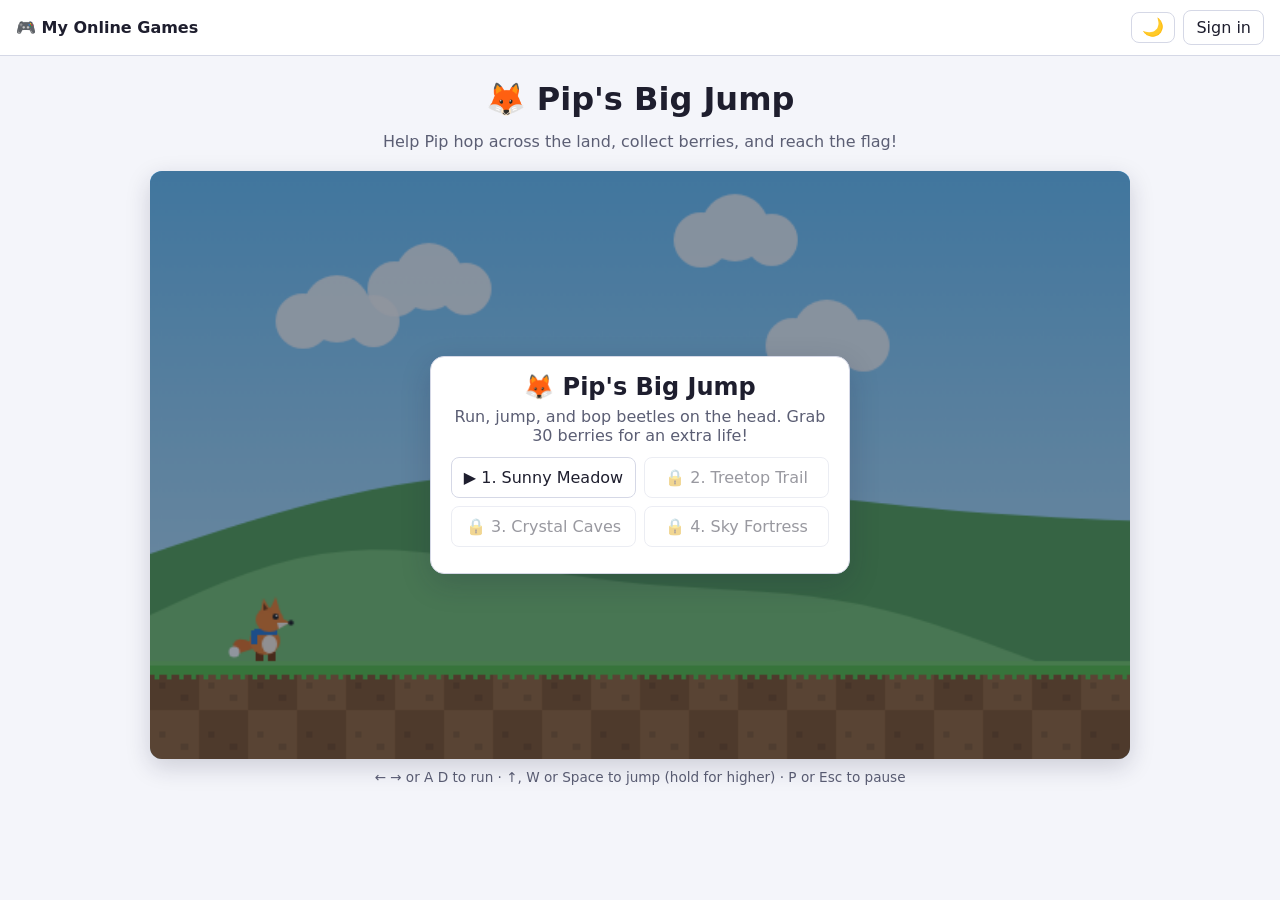
<file: pips-big-jump/index.html>
<!DOCTYPE html>
<html lang="en">
<head>
  <meta charset="UTF-8">
  <meta name="viewport" content="width=device-width, initial-scale=1.0">
  <title>Pip's Big Jump – My Online Games</title>
  <script src="../assets/theme.js"></script>
  <link rel="stylesheet" href="../assets/site.css">
  <style>
    h1 { margin: 0 0 4px; text-align: center; }
    .sub { color: var(--muted); margin: 0 0 10px; text-align: center; }
    .hidden { display: none !important; }
    .wrap { width: min(100%, 980px); display: flex; flex-direction: column; align-items: center; gap: 10px; }
    .stage { position: relative; width: 100%; }
    canvas#game {
      display: block; width: 100%; height: auto; border-radius: 12px;
      box-shadow: 0 8px 24px var(--shadow); touch-action: none; background: #8fd3ff;
      image-rendering: auto;
    }
    .overlay {
      position: absolute; inset: 0; display: flex; align-items: center; justify-content: center;
      background: rgba(10, 20, 40, 0.45); border-radius: 12px; padding: 12px;
    }
    .box {
      background: var(--surface); border: 1px solid var(--border); border-radius: 14px;
      padding: 16px 20px; text-align: center; box-shadow: 0 10px 30px var(--shadow);
      max-width: 420px; width: 100%; max-height: 100%; overflow-y: auto;
    }
    .box h2 { margin: 0 0 6px; }
    .box p { color: var(--muted); margin: 0 0 12px; }
    .levels { display: grid; grid-template-columns: repeat(2, 1fr); gap: 8px; margin-bottom: 10px; }
    .levels button { padding: 10px 6px; }
    .levels button:disabled { opacity: 0.45; }
    .touch {
      display: none; width: 100%; justify-content: space-between; align-items: center; gap: 10px;
      user-select: none; -webkit-user-select: none;
    }
    @media (pointer: coarse) { .touch { display: flex; } .keys-tip { display: none; } }
    .touch .lr { display: flex; gap: 10px; }
    .touch button {
      width: 84px; height: 76px; border-radius: 18px; font-size: 1.9rem; padding: 0;
      touch-action: none;
    }
    .touch button.jump { width: 110px; font-size: 1.3rem; font-weight: 800; }
    .touch button.held { background: var(--accent); color: #fff; }
    .keys-tip { color: var(--muted); font-size: 0.85rem; text-align: center; }
    .bar { display: flex; gap: 8px; }
    @media (pointer: coarse) and (orientation: landscape) { h1, .sub { display: none; } main.page { padding-top: 8px; } .wrap { width: min(100%, 720px); } }
  </style>
</head>
<body>
  <main class="page">
    <div class="wrap">
      <h1>🦊 Pip's Big Jump</h1>
      <p class="sub">Help Pip hop across the land, collect berries, and reach the flag!</p>
      <div class="stage">
        <canvas id="game" width="640" height="384"></canvas>
        <div class="overlay" id="menu">
          <div class="box">
            <h2>🦊 Pip's Big Jump</h2>
            <p>Run, jump, and bop beetles on the head. Grab 30 berries for an extra life!</p>
            <div class="levels" id="levelBtns"></div>
          </div>
        </div>
        <div class="overlay hidden" id="msg">
          <div class="box">
            <h2 id="msgTitle"></h2>
            <p id="msgText"></p>
            <div class="bar" style="justify-content:center">
              <button id="msgMain" class="primary"></button>
              <button id="msgMenu">Levels</button>
            </div>
          </div>
        </div>
      </div>
      <div class="touch" id="touch">
        <div class="lr">
          <button id="tLeft" aria-label="Left">◀</button>
          <button id="tRight" aria-label="Right">▶</button>
        </div>
        <button id="tPause" aria-label="Pause" style="width:56px;height:56px;font-size:1.2rem">⏸</button>
        <button id="tJump" class="jump" aria-label="Jump">JUMP</button>
      </div>
      <div class="keys-tip">← → or A D to run · ↑, W or Space to jump (hold for higher) · P or Esc to pause</div>
    </div>
  </main>

  <script type="module" src="../assets/header.js"></script>
  <script>
  (function () {
    const TS = 32, VW = 640, VH = 384, ROWS = 12;
    const canvas = document.getElementById('game');
    const g = canvas.getContext('2d');
    const $ = id => document.getElementById(id);

    // ================= Level building =================
    function Level(w, name, theme) {
      const grid = Array.from({ length: ROWS }, () => new Array(w).fill('.'));
      const L = {
        w, name, theme, grid, coins: [], enemies: [], start: { x: 2, y: 9 }, flag: null, springs: [], checkpoints: [],
        set(x, y, c) { if (x >= 0 && x < w && y >= 0 && y < ROWS) grid[y][x] = c; return L; },
        ground(x0, x1, top) { for (let x = x0; x <= x1; x++) for (let y = top; y < ROWS; y++) L.set(x, y, '#'); return L; },
        plat(x, y, len, c) { for (let i = 0; i < len; i++) L.set(x + i, y, c || '='); return L; },
        q(x, y) { return L.set(x, y, '?'); },
        coin(x, y, n) { for (let i = 0; i < (n || 1); i++) L.coins.push({ x: (x + i) * TS + 16, y: y * TS + 16, got: false }); return L; },
        enemy(x, y, speed) { L.enemies.push({ x0: x * TS + 4, y0: (y + 1) * TS, speed: speed || 55 }); return L; },
        spikes(x0, x1, y) { for (let x = x0; x <= x1; x++) L.set(x, y, '^'); return L; },
        spring(x, y) { L.springs.push({ x, y }); return L.set(x, y, 'S'); },
        check(x, y) { L.checkpoints.push({ x, y, on: false }); return L; },
        flagAt(x, y) { L.flag = { x, y }; return L; },
        startAt(x, y) { L.start = { x, y }; return L; },
      };
      return L;
    }

    function buildLevels() {
      const out = [];
      // 1 — Sunny Meadow
      out.push(Level(122, 'Sunny Meadow', 'day')
        .startAt(2, 9).ground(0, 24, 10)
        .coin(6, 7, 3).q(10, 6).plat(11, 6, 1).q(12, 6).enemy(17, 9)
        .ground(27, 45, 10).plat(30, 7, 4, '-').coin(30, 6, 4).ground(36, 39, 9).enemy(42, 9)
        .ground(49, 70, 10).ground(55, 56, 9).ground(57, 58, 8).ground(59, 60, 7).coin(57, 5, 4).enemy(64, 9).enemy(68, 9)
        .check(66, 9)
        .ground(74, 95, 10).spring(78, 9).plat(81, 4, 5, '-').coin(81, 3, 5).q(87, 6).q(88, 6).enemy(91, 9)
        .ground(98, 121, 10).coin(101, 8, 5).enemy(106, 9).flagAt(114, 9));
      // 2 — Treetop Trail
      out.push(Level(132, 'Treetop Trail', 'day2')
        .startAt(2, 9).ground(0, 15, 10).coin(8, 7, 3)
        .plat(18, 8, 3, '-').plat(23, 6, 3, '-').plat(28, 8, 3, '-').coin(23, 5, 3)
        .ground(32, 50, 10).q(36, 6).q(37, 6).enemy(40, 9).spikes(44, 45, 9).coin(44, 6, 2)
        .ground(51, 60, 8).enemy(56, 7, 60)
        .check(58, 7)
        .ground(64, 80, 10).plat(68, 7, 4).q(70, 4).enemy(72, 9).enemy(77, 9, 65)
        .ground(81, 99, 10).spring(83, 9).plat(85, 3, 6, '-').coin(85, 2, 6).spikes(88, 89, 9)
        .ground(102, 131, 10).coin(104, 7, 6).enemy(106, 9, 65).enemy(111, 9, 65).flagAt(124, 9));
      // 3 — Crystal Caves
      out.push(Level(128, 'Crystal Caves', 'cave')
        .startAt(2, 9).ground(0, 12, 10).ground(13, 16, 8).ground(17, 20, 6).coin(17, 4, 4)
        .ground(24, 30, 6).enemy(27, 5, 60)
        .ground(31, 45, 10).spikes(34, 35, 9).spikes(40, 41, 9).coin(34, 7, 2).coin(40, 7, 2)
        .plat(47, 8, 2).plat(51, 6, 2).plat(55, 8, 2).coin(51, 5, 2)
        .ground(59, 75, 10).q(62, 6).q(63, 6).q(64, 6).enemy(66, 9, 65).enemy(70, 9, 65).enemy(73, 9, 70)
        .check(60, 9)
        .ground(76, 78, 10).spring(77, 9).ground(80, 96, 4).coin(83, 2, 8).enemy(89, 3, 65)
        .ground(97, 127, 10).enemy(101, 9, 70).enemy(105, 9, 70).spikes(109, 110, 9).coin(113, 7, 5).flagAt(121, 9));
      // 4 — Sky Fortress
      out.push(Level(138, 'Sky Fortress', 'sky')
        .startAt(2, 9).ground(0, 8, 10)
        .plat(11, 8, 2).plat(15, 6, 2).plat(19, 4, 2).plat(23, 6, 3).coin(15, 5, 2).coin(19, 3, 2)
        .ground(28, 40, 8).enemy(32, 7, 70).enemy(36, 7, 70).spikes(39, 39, 7)
        .plat(44, 8, 3, '-').ground(49, 56, 6).q(52, 3).coin(49, 4, 3)
        .ground(58, 70, 10).spikes(61, 62, 9).enemy(64, 9, 75).spikes(67, 68, 9)
        .check(59, 9)
        .plat(72, 8, 3, '-').plat(76, 7, 3, '-').plat(80, 8, 3, '-').coin(76, 6, 3)
        .ground(84, 100, 10).enemy(88, 9, 75).enemy(92, 9, 75).enemy(96, 9, 80).q(90, 6).q(91, 6)
        .ground(101, 104, 8).ground(105, 108, 6).ground(112, 137, 6).coin(112, 4, 6).enemy(119, 5, 80).flagAt(130, 5));
      return out;
    }
    let LEVELS = buildLevels();

    // ================= Save =================
    let save = { unlocked: 1 };
    try { save = Object.assign(save, JSON.parse(localStorage.getItem('pip-save')) || {}); } catch (e) {}
    const writeSave = () => { try { localStorage.setItem('pip-save', JSON.stringify(save)); } catch (e) {} };

    // ================= Game state =================
    let lv, levelIdx = 0, player, enemies, coins, camX = 0, state = 'menu', lives = 3, berries = 0, totalBerries = 0, pops = [], time = 0, checkpoint;

    function loadLevel(i, keepLives) {
      LEVELS = buildLevels(); // fresh copy (blocks, coins)
      levelIdx = i;
      lv = LEVELS[i];
      if (!keepLives) { lives = 3; berries = 0; }
      coins = lv.coins;
      checkpoint = { x: lv.start.x, y: lv.start.y };
      spawnPlayer();
      enemies = lv.enemies.map(e => ({ x: e.x0, y: e.y0 - 24, w: 24, h: 24, vx: -e.speed, alive: true, squish: 0 }));
      pops = [];
      state = 'play';
      $('menu').classList.add('hidden');
      $('msg').classList.add('hidden');
    }
    function spawnPlayer() {
      player = { x: checkpoint.x * TS + 4, y: (checkpoint.y + 1) * TS - 30, w: 22, h: 30, vx: 0, vy: 0, onGround: false, face: 1, coyote: 0, jumpBuf: 0, inv: 1.2, anim: 0, dead: 0, win: 0 };
      camX = Math.max(0, player.x - VW * 0.35);
    }

    // ================= Tiles =================
    const tileAt = (tx, ty) => (ty < 0 || ty >= ROWS || tx < 0 || tx >= lv.w) ? (tx < 0 || tx >= lv.w ? '#' : '.') : lv.grid[ty][tx];
    const solid = c => c === '#' || c === '=' || c === '?' || c === 'u';

    // ================= Input =================
    const keys = { left: false, right: false, jump: false };
    let jumpPressed = false;
    const KEY = { ArrowLeft: 'left', KeyA: 'left', ArrowRight: 'right', KeyD: 'right', ArrowUp: 'jump', KeyW: 'jump', Space: 'jump', KeyZ: 'jump' };
    addEventListener('keydown', e => {
      if (KEY[e.code]) {
        if (state === 'play' || KEY[e.code] !== 'jump') e.preventDefault();
        if (KEY[e.code] === 'jump' && !keys.jump) jumpPressed = true;
        keys[KEY[e.code]] = true;
      }
      if ((e.code === 'KeyP' || e.code === 'Escape') && (state === 'play' || state === 'paused')) togglePause();
    });
    addEventListener('keyup', e => { if (KEY[e.code]) keys[KEY[e.code]] = false; });
    addEventListener('blur', () => { keys.left = keys.right = keys.jump = false; if (state === 'play') togglePause(); });

    function hold(el, k) {
      const on = e => { e.preventDefault(); if (k === 'jump' && !keys.jump) jumpPressed = true; keys[k] = true; el.classList.add('held'); try { el.setPointerCapture(e.pointerId); } catch (_) {} };
      const off = () => { keys[k] = false; el.classList.remove('held'); };
      el.addEventListener('pointerdown', on);
      el.addEventListener('pointerup', off);
      el.addEventListener('pointercancel', off);
      el.addEventListener('lostpointercapture', off);
      el.addEventListener('contextmenu', e => e.preventDefault());
    }
    hold($('tLeft'), 'left'); hold($('tRight'), 'right'); hold($('tJump'), 'jump');
    $('tPause').onclick = () => { if (state === 'play' || state === 'paused') togglePause(); };

    function togglePause() {
      if (state === 'play') {
        state = 'paused';
        showMsg('⏸ Paused', 'Take a break! Pip will wait.', 'Keep playing', () => { state = 'play'; hideMsg(); });
      } else if (state === 'paused') { state = 'play'; hideMsg(); }
    }

    // ================= Physics =================
    const GRAV = 1900, RUN = 210, ACC = 1500, JUMP = 640, SPRING = 980;

    function collideX(o) {
      const top = Math.floor(o.y / TS), bot = Math.floor((o.y + o.h - 1) / TS);
      if (o.vx > 0) {
        const tx = Math.floor((o.x + o.w) / TS);
        for (let ty = top; ty <= bot; ty++) if (solid(tileAt(tx, ty))) { o.x = tx * TS - o.w - 0.01; o.vx = 0; return true; }
      } else if (o.vx < 0) {
        const tx = Math.floor(o.x / TS);
        for (let ty = top; ty <= bot; ty++) if (solid(tileAt(tx, ty))) { o.x = (tx + 1) * TS + 0.01; o.vx = 0; return true; }
      }
      return false;
    }
    function collideY(o, prevBottom, isPlayer) {
      const left = Math.floor(o.x / TS), right = Math.floor((o.x + o.w - 1) / TS);
      o.onGround = false;
      if (o.vy > 0) {
        const ty = Math.floor((o.y + o.h) / TS);
        for (let tx = left; tx <= right; tx++) {
          const c = tileAt(tx, ty);
          const oneWay = c === '-' && prevBottom <= ty * TS + 1;
          if (solid(c) || oneWay || (c === 'S')) {
            if (c === 'S' && isPlayer) { o.y = ty * TS + 10 - o.h; o.vy = -SPRING; sfx('spring'); bounceSpring(tx, ty); return; }
            o.y = ty * TS - o.h; o.vy = 0; o.onGround = true; return;
          }
        }
      } else if (o.vy < 0) {
        const ty = Math.floor(o.y / TS);
        for (let tx = left; tx <= right; tx++) {
          const c = tileAt(tx, ty);
          if (solid(c)) {
            o.y = (ty + 1) * TS; o.vy = 0;
            if (isPlayer && c === '?') { lv.grid[ty][tx] = 'u'; addBerry(tx * TS + 16, ty * TS - 8, true); sfx('block'); }
            else if (isPlayer) sfx('bonk');
            return;
          }
        }
      }
    }
    let springAnim = {};
    function bounceSpring(tx, ty) { springAnim[tx + ',' + ty] = 0.25; }

    function addBerry(x, y, popUp) {
      berries++; totalBerries++;
      pops.push({ x, y, t: 0.6, text: '+1', up: popUp });
      if (berries >= 30) { berries -= 30; lives++; pops.push({ x, y: y - 20, t: 1.2, text: '1-UP!' }); sfx('1up'); }
      else sfx('coin');
    }

    function hurt() {
      if (player.inv > 0 || player.dead) return;
      player.dead = 1.2;
      player.vy = -520; player.vx = 0;
      sfx('hurt');
    }

    function update(dt) {
      time += dt;
      for (const k in springAnim) { springAnim[k] -= dt; if (springAnim[k] <= 0) delete springAnim[k]; }
      for (const p of pops) p.t -= dt;
      pops = pops.filter(p => p.t > 0);
      const P = player;

      if (P.dead) {
        P.vy += GRAV * dt; P.y += P.vy * dt;
        P.dead -= dt;
        if (P.dead <= 0) {
          lives--;
          if (lives <= 0) {
            state = 'over';
            showMsg('💔 Game over', `You collected ${totalBerries} berries. Want to try again?`, 'Try again', () => { totalBerries = 0; loadLevel(levelIdx); });
            return;
          }
          spawnPlayer();
        }
        return;
      }
      if (P.win) {
        P.win -= dt;
        P.vx = 0;
        if (P.y + P.h < (lv.flag.y + 1) * TS) P.y = Math.min((lv.flag.y + 1) * TS - P.h, P.y + 180 * dt);
        if (P.win <= 0) finishLevel();
        return;
      }

      // run
      const dir = (keys.right ? 1 : 0) - (keys.left ? 1 : 0);
      if (dir) { P.vx += dir * ACC * dt; P.face = dir; }
      else { const f = (P.onGround ? 1800 : 600) * dt; P.vx = Math.abs(P.vx) <= f ? 0 : P.vx - Math.sign(P.vx) * f; }
      P.vx = Math.max(-RUN, Math.min(RUN, P.vx));

      // jump (with a little forgiveness)
      P.coyote = P.onGround ? 0.1 : P.coyote - dt;
      P.jumpBuf = jumpPressed ? 0.12 : P.jumpBuf - dt;
      jumpPressed = false;
      if (P.jumpBuf > 0 && P.coyote > 0) { P.vy = -JUMP; P.coyote = 0; P.jumpBuf = 0; P.jumping = true; sfx('jump'); }
      if (P.jumping && !keys.jump && P.vy < -260) P.vy = -260; // short hop if you let go early
      if (P.onGround || P.vy >= 0) P.jumping = false;

      P.vy = Math.min(900, P.vy + GRAV * dt);
      P.x += P.vx * dt; collideX(P);
      if (P.x < 0) { P.x = 0; P.vx = 0; }
      const prevBottom = P.y + P.h;
      P.y += P.vy * dt; collideY(P, prevBottom, true);
      // walking (or landing) onto a spring bounces you up
      if (P.vy >= 0) {
        const fy = Math.floor((P.y + P.h - 2) / TS);
        for (let tx = Math.floor((P.x + 4) / TS); tx <= Math.floor((P.x + P.w - 4) / TS); tx++) {
          if (tileAt(tx, fy) === 'S') { P.vy = -SPRING; P.onGround = false; sfx('spring'); bounceSpring(tx, fy); break; }
        }
      }
      if (P.inv > 0) P.inv -= dt;
      P.anim += Math.abs(P.vx) * dt * 0.06;

      // spikes
      const sl = Math.floor((P.x + 4) / TS), sr = Math.floor((P.x + P.w - 4) / TS), st = Math.floor((P.y + 8) / TS), sb = Math.floor((P.y + P.h - 1) / TS);
      for (let tx = sl; tx <= sr; tx++) for (let ty = st; ty <= sb; ty++) if (tileAt(tx, ty) === '^' && P.y + P.h > ty * TS + 14) hurt();
      // falling into a pit
      if (P.y > ROWS * TS + 40) { P.inv = 0; hurt(); }

      // berries
      for (const c of coins) {
        if (!c.got && Math.abs(c.x - (P.x + P.w / 2)) < 20 && Math.abs(c.y - (P.y + P.h / 2)) < 22) { c.got = true; addBerry(c.x, c.y); }
      }
      // checkpoints
      for (const cp of lv.checkpoints) {
        if (!cp.on && P.x > cp.x * TS) { cp.on = true; checkpoint = { x: cp.x, y: cp.y }; pops.push({ x: cp.x * TS + 16, y: cp.y * TS - 20, t: 1.2, text: 'Checkpoint!' }); sfx('check'); }
      }
      // enemies
      for (const e of enemies) {
        if (!e.alive) { e.squish -= dt; continue; }
        if (Math.abs(e.x - P.x) > VW * 1.2) continue;
        e.vy = Math.min(900, (e.vy || 0) + GRAV * dt);
        e.x += e.vx * dt;
        if (collideX(e)) e.vx = -e.vx || 55;
        const pb = e.y + e.h;
        e.y += e.vy * dt; collideY(e, pb, false);
        // turn around at ledges
        if (e.onGround) {
          const ahead = e.vx > 0 ? Math.floor((e.x + e.w + 1) / TS) : Math.floor((e.x - 1) / TS);
          const below = Math.floor((e.y + e.h + 2) / TS);
          const c = tileAt(ahead, below);
          if (!solid(c) && c !== '-') e.vx = -e.vx;
        }
        if (e.y > ROWS * TS + 50) e.alive = false;
        // touching Pip?
        if (P.x < e.x + e.w && P.x + P.w > e.x && P.y < e.y + e.h && P.y + P.h > e.y) {
          if (P.vy > 0 && P.y + P.h - e.y < 16) {
            e.alive = false; e.squish = 0.5; P.vy = keys.jump ? -560 : -400; sfx('stomp');
            pops.push({ x: e.x + 12, y: e.y - 6, t: 0.6, text: '💥' });
          } else hurt();
        }
      }
      // flag
      if (lv.flag && P.x + P.w > lv.flag.x * TS + 10) { P.win = 1.2; P.x = lv.flag.x * TS - P.w + 12; sfx('win'); }

      // camera
      const target = Math.max(0, Math.min(lv.w * TS - VW, P.x + P.w / 2 - VW * 0.4 + P.face * 30));
      camX += (target - camX) * Math.min(1, dt * 6);
    }

    function finishLevel() {
      state = 'won';
      const got = coins.filter(c => c.got).length;
      if (levelIdx + 2 > save.unlocked) { save.unlocked = Math.min(LEVELS.length, levelIdx + 2); writeSave(); }
      const last = levelIdx === LEVELS.length - 1;
      showMsg(last ? '🏆 You beat every level!' : '🚩 Level complete!',
        `${lv.name}: ${got} of ${coins.length} berries collected.${last ? ' Pip is a true hero!' : ''}`,
        last ? 'Play again' : 'Next level ▶', () => loadLevel(last ? 0 : levelIdx + 1, !last));
    }

    // ================= Messages & menu =================
    function showMsg(title, text, main, fn) {
      $('msgTitle').textContent = title; $('msgText').textContent = text;
      $('msgMain').textContent = main; $('msgMain').onclick = fn;
      $('msg').classList.remove('hidden');
    }
    function hideMsg() { $('msg').classList.add('hidden'); }
    $('msgMenu').onclick = showMenu;
    function showMenu() {
      state = 'menu';
      hideMsg();
      $('menu').classList.remove('hidden');
      $('levelBtns').innerHTML = '';
      LEVELS.forEach((L, i) => {
        const b = document.createElement('button');
        b.className = i === 0 || i < save.unlocked ? '' : '';
        b.disabled = i >= save.unlocked;
        b.innerHTML = `${i < save.unlocked ? '▶' : '🔒'} ${i + 1}. ${L.name}`;
        b.onclick = () => loadLevel(i);
        $('levelBtns').appendChild(b);
      });
    }

    // ================= Drawing =================
    const THEMES = {
      day:  { sky: ['#6ec6ff', '#d6f0ff'], hill: '#7cc576', hill2: '#5aa65a', grass: '#5cc24a', dirt: '#9b6b3d', dirt2: '#87592f' },
      day2: { sky: ['#ffb36b', '#ffe9c2'], hill: '#9bc56b', hill2: '#6f9c4a', grass: '#64b34a', dirt: '#8f5f36', dirt2: '#7b4f2b' },
      cave: { sky: ['#1f1b3a', '#3d3566'], hill: '#3a3263', hill2: '#2c264e', grass: '#7d6fd6', dirt: '#4b4270', dirt2: '#3d355e' },
      sky:  { sky: ['#4f8ff7', '#bfe0ff'], hill: '#e8f3ff', hill2: '#cfe4ff', grass: '#d9d9e8', dirt: '#8b8ba3', dirt2: '#76768f' },
    };

    function drawBackground(th) {
      const sky = g.createLinearGradient(0, 0, 0, VH);
      sky.addColorStop(0, th.sky[0]); sky.addColorStop(1, th.sky[1]);
      g.fillStyle = sky; g.fillRect(0, 0, VW, VH);
      if (lv.theme === 'cave') {
        g.fillStyle = 'rgba(160,140,255,0.6)';
        for (let i = 0; i < 30; i++) { const x = ((i * 137 - camX * 0.2) % (VW + 40) + VW + 40) % (VW + 40) - 20; g.fillRect(x, (i * 53) % 200 + 10, 2, 2); }
      } else {
        g.fillStyle = 'rgba(255,255,255,0.85)';
        for (let i = 0; i < 6; i++) {
          const x = ((i * 260 - camX * 0.25) % (VW + 200) + VW + 200) % (VW + 200) - 100, y = 40 + (i * 37) % 90;
          g.beginPath(); g.arc(x, y, 18, 0, 7); g.arc(x + 22, y - 8, 22, 0, 7); g.arc(x + 46, y, 17, 0, 7); g.fill();
        }
      }
      for (const [col, par, base, amp, freq] of [[th.hill2, 0.3, 250, 50, 0.004], [th.hill, 0.5, 290, 40, 0.007]]) {
        g.fillStyle = col; g.beginPath(); g.moveTo(0, VH);
        for (let x = 0; x <= VW; x += 16) g.lineTo(x, base - Math.sin((x + camX * par) * freq) * amp - Math.sin((x + camX * par) * freq * 2.3) * amp * 0.3);
        g.lineTo(VW, VH); g.fill();
      }
    }

    function drawTiles(th) {
      const x0 = Math.floor(camX / TS), x1 = Math.min(lv.w - 1, x0 + Math.ceil(VW / TS) + 1);
      for (let ty = 0; ty < ROWS; ty++) for (let tx = x0; tx <= x1; tx++) {
        const c = lv.grid[ty][tx];
        if (c === '.') continue;
        const X = Math.round(tx * TS - camX), Y = ty * TS;
        if (c === '#') {
          g.fillStyle = (tx + ty) % 2 ? th.dirt : th.dirt2; g.fillRect(X, Y, TS, TS);
          g.fillStyle = 'rgba(0,0,0,0.12)'; g.fillRect(X + 6, Y + 14, 4, 4); g.fillRect(X + 20, Y + 22, 5, 4);
          if (!solid(tileAt(tx, ty - 1)) && tileAt(tx, ty - 1) !== '^') {
            g.fillStyle = th.grass; g.fillRect(X, Y, TS, 9);
            g.fillStyle = 'rgba(255,255,255,0.18)'; g.fillRect(X, Y, TS, 3);
            g.fillStyle = th.grass;
            for (let k = 0; k < 4; k++) g.fillRect(X + 3 + k * 8, Y + 9, 3, 3);
          }
        } else if (c === '=') {
          g.fillStyle = '#c0583a'; g.fillRect(X, Y, TS, TS);
          g.strokeStyle = '#7c3320'; g.lineWidth = 2;
          g.strokeRect(X + 1, Y + 1, TS - 2, TS - 2);
          g.beginPath(); g.moveTo(X, Y + 16); g.lineTo(X + TS, Y + 16); g.moveTo(X + 16, Y); g.lineTo(X + 16, Y + 16); g.moveTo(X + 8, Y + 16); g.lineTo(X + 8, Y + 32); g.moveTo(X + 24, Y + 16); g.lineTo(X + 24, Y + 32); g.stroke();
        } else if (c === '-') {
          g.fillStyle = '#b07a43'; g.fillRect(X, Y, TS, 10);
          g.fillStyle = '#d39a5a'; g.fillRect(X, Y, TS, 3);
          g.fillStyle = '#7c5228'; g.fillRect(X + 4, Y + 10, 3, 6); g.fillRect(X + TS - 7, Y + 10, 3, 6);
        } else if (c === '?' || c === 'u') {
          g.fillStyle = c === '?' ? '#f4b400' : '#9c7a4f'; g.fillRect(X + 1, Y + 1, TS - 2, TS - 2);
          g.strokeStyle = c === '?' ? '#a06c00' : '#6b5232'; g.lineWidth = 2; g.strokeRect(X + 2, Y + 2, TS - 4, TS - 4);
          if (c === '?') {
            g.fillStyle = '#fff'; g.font = 'bold 20px system-ui, sans-serif'; g.textAlign = 'center'; g.textBaseline = 'middle';
            g.fillText('?', X + 16, Y + 17 + Math.sin(time * 4) * 1.5);
          }
        } else if (c === '^') {
          g.fillStyle = '#c9ced6'; g.strokeStyle = '#6c7380'; g.lineWidth = 1.5;
          for (let k = 0; k < 3; k++) {
            g.beginPath(); g.moveTo(X + k * 11, Y + TS); g.lineTo(X + k * 11 + 5.5, Y + 12); g.lineTo(X + k * 11 + 11, Y + TS); g.closePath(); g.fill(); g.stroke();
          }
        } else if (c === 'S') {
          const squish = springAnim[tx + ',' + ty] ? 8 : 0;
          g.fillStyle = '#555'; g.fillRect(X + 4, Y + TS - 6, TS - 8, 6);
          g.strokeStyle = '#999'; g.lineWidth = 3;
          g.beginPath();
          for (let k = 0; k < 4; k++) { const yy = Y + TS - 6 - k * (5 - squish / 4); g.moveTo(X + 8, yy); g.lineTo(X + TS - 8, yy - 3); }
          g.stroke();
          g.fillStyle = '#e63946'; g.fillRect(X + 2, Y + 8 + squish, TS - 4, 7);
        }
      }
      // checkpoints
      for (const cp of lv.checkpoints) {
        const X = cp.x * TS - camX + 14, Y = (cp.y + 1) * TS;
        g.fillStyle = '#ddd'; g.fillRect(X, Y - 46, 4, 46);
        g.fillStyle = cp.on ? '#3fb36b' : '#999';
        g.beginPath(); g.moveTo(X + 4, Y - 46); g.lineTo(X + 24, Y - 39); g.lineTo(X + 4, Y - 32); g.fill();
      }
      // goal flag
      if (lv.flag) {
        const X = lv.flag.x * TS - camX + 14, Y = (lv.flag.y + 1) * TS;
        g.fillStyle = '#e8e8e8'; g.fillRect(X, Y - 150, 5, 150);
        g.fillStyle = '#ffd23f'; g.beginPath(); g.arc(X + 2.5, Y - 152, 6, 0, 7); g.fill();
        const wave = Math.sin(time * 6) * 3;
        g.fillStyle = '#ff5d73';
        g.beginPath(); g.moveTo(X + 5, Y - 146); g.quadraticCurveTo(X + 25, Y - 140 + wave, X + 44, Y - 132); g.lineTo(X + 5, Y - 118); g.fill();
        g.fillStyle = '#fff'; g.font = '14px system-ui'; g.fillText('★', X + 16, Y - 130);
      }
    }

    function drawBerry(x, y) {
      const bob = Math.sin(time * 4 + x * 0.05) * 2;
      g.fillStyle = '#6a2c91';
      for (const [dx, dy] of [[-4, 0], [4, 0], [0, -5], [0, 4], [-3, -3], [3, 3]]) { g.beginPath(); g.arc(x + dx, y + dy + bob, 4.2, 0, 7); g.fill(); }
      g.fillStyle = 'rgba(255,255,255,0.6)'; g.beginPath(); g.arc(x - 2, y - 3 + bob, 1.6, 0, 7); g.fill();
      g.fillStyle = '#3c9a3c'; g.beginPath(); g.ellipse(x + 3, y - 10 + bob, 5, 2.5, -0.5, 0, 7); g.fill();
    }

    function drawBeetle(e) {
      const X = e.x - camX, Y = e.y;
      if (!e.alive) {
        if (e.squish > 0) { g.fillStyle = '#2e7d32'; g.fillRect(X, Y + e.h - 6, e.w, 6); }
        return;
      }
      const step = Math.sin(time * 14 + e.x) * 2;
      g.fillStyle = '#222';
      g.fillRect(X + 3, Y + e.h - 4 + step * 0.5, 4, 4); g.fillRect(X + e.w - 7, Y + e.h - 4 - step * 0.5, 4, 4);
      g.fillStyle = '#2e7d32';
      g.beginPath(); g.ellipse(X + e.w / 2, Y + e.h - 10, e.w / 2 + 1, 11, 0, Math.PI, 0); g.fill();
      g.fillRect(X - 1, Y + e.h - 10, e.w + 2, 6);
      g.strokeStyle = '#1b5e20'; g.lineWidth = 2; g.beginPath(); g.moveTo(X + e.w / 2, Y + 3); g.lineTo(X + e.w / 2, Y + e.h - 5); g.stroke();
      g.fillStyle = '#a5d6a7'; g.beginPath(); g.arc(X + e.w / 2 - 5, Y + 8, 2.5, 0, 7); g.fill();
      const fx = e.vx < 0 ? X - 3 : X + e.w + 3;
      g.fillStyle = '#111'; g.beginPath(); g.arc(fx, Y + e.h - 8, 4, 0, 7); g.fill();
      g.fillStyle = '#fff'; g.beginPath(); g.arc(fx + (e.vx < 0 ? -1 : 1), Y + e.h - 9, 1.5, 0, 7); g.fill();
    }

    // Pip: a little orange fox with a blue scarf
    function drawPip(P) {
      if (P.inv > 0 && !P.dead && Math.floor(time * 20) % 2 === 0) return;
      const X = Math.round(P.x - camX), Y = Math.round(P.y);
      g.save();
      g.translate(X + P.w / 2, Y + P.h);
      if (P.dead) g.rotate(Math.PI);
      g.scale(P.face, 1);
      const air = !P.onGround;
      const leg = air ? 3 : Math.sin(P.anim * 2.2) * 4;
      // tail
      g.fillStyle = '#e8762b';
      g.beginPath(); g.moveTo(-8, -12); g.quadraticCurveTo(-24, -20 + (air ? -6 : Math.sin(time * 6) * 2), -20, -4); g.quadraticCurveTo(-14, -6, -8, -8); g.fill();
      g.fillStyle = '#fff'; g.beginPath(); g.arc(-20, -6 + (air ? -2 : 0), 3.5, 0, 7); g.fill();
      // legs
      g.fillStyle = '#7a3d12';
      g.fillRect(-6 + leg, -6, 5, 6); g.fillRect(2 - leg, -6, 5, 6);
      // body
      g.fillStyle = '#ef8433';
      g.beginPath(); g.ellipse(0, -13, 10, 9, 0, 0, 7); g.fill();
      g.fillStyle = '#fff4e6'; g.beginPath(); g.ellipse(3, -11, 5, 6, 0, 0, 7); g.fill();
      // scarf
      g.fillStyle = '#2b7bd6'; g.fillRect(-7, -21, 15, 4);
      g.fillRect(-9, -20, 4, 9 + (air ? -3 : 0));
      // head
      g.fillStyle = '#ef8433';
      g.beginPath(); g.ellipse(3, -27, 9, 8, 0, 0, 7); g.fill();
      g.beginPath(); g.moveTo(9, -29); g.lineTo(17, -25); g.lineTo(9, -22); g.fill(); // snout
      g.fillStyle = '#fff4e6'; g.beginPath(); g.moveTo(8, -25); g.lineTo(16, -25); g.lineTo(9, -21); g.fill();
      g.fillStyle = '#222'; g.beginPath(); g.arc(17, -25, 1.8, 0, 7); g.fill();
      // ears
      g.fillStyle = '#ef8433';
      g.beginPath(); g.moveTo(-3, -31); g.lineTo(-1, -41); g.lineTo(4, -33); g.fill();
      g.beginPath(); g.moveTo(3, -33); g.lineTo(7, -42); g.lineTo(10, -32); g.fill();
      g.fillStyle = '#7a3d12';
      g.beginPath(); g.moveTo(-1, -33); g.lineTo(-1, -38); g.lineTo(2, -34); g.fill();
      // eye
      g.fillStyle = '#222'; g.beginPath(); g.arc(7, -29, P.dead ? 1 : 2, 0, 7); g.fill();
      g.fillStyle = '#fff'; g.beginPath(); g.arc(7.6, -29.6, 0.7, 0, 7); g.fill();
      g.restore();
    }

    function drawHud() {
      g.fillStyle = 'rgba(0,0,0,0.35)';
      g.beginPath(); g.roundRect ? g.roundRect(8, 8, 250, 30, 10) : g.rect(8, 8, 250, 30); g.fill();
      g.font = 'bold 16px system-ui, sans-serif'; g.textBaseline = 'middle'; g.textAlign = 'left';
      g.fillStyle = '#fff';
      g.fillText(`❤️ ${lives}`, 18, 24);
      drawBerry(84, 24);
      g.fillStyle = '#fff'; g.fillText(`${berries}/30`, 96, 24);
      g.fillText(`${levelIdx + 1}. ${lv.name}`, 150, 24, 104);
    }

    function render() {
      if (!lv) { LEVELS = buildLevels(); lv = LEVELS[0]; player = { x: 64, y: 9 * TS - 30 + 32, w: 22, h: 30, face: 1, anim: 0, inv: 0, onGround: true }; enemies = []; coins = lv.coins; }
      const th = THEMES[lv.theme];
      drawBackground(th);
      drawTiles(th);
      for (const c of coins) if (!c.got && c.x > camX - 20 && c.x < camX + VW + 20) drawBerry(c.x - camX, c.y);
      for (const e of enemies) if (e.x > camX - 40 && e.x < camX + VW + 40) drawBeetle(e);
      drawPip(player);
      for (const p of pops) {
        g.globalAlpha = Math.min(1, p.t * 2);
        g.font = 'bold 16px system-ui, sans-serif'; g.textAlign = 'center';
        g.lineWidth = 3; g.strokeStyle = 'rgba(0,0,0,0.5)';
        const y = p.y - (1 - p.t) * 30;
        g.strokeText(p.text, p.x - camX, y); g.fillStyle = '#fff'; g.fillText(p.text, p.x - camX, y);
        g.globalAlpha = 1;
      }
      if (state !== 'menu') drawHud();
    }

    // ================= Sound =================
    let audio;
    function tone(f, d, type, vol, slide) {
      try {
        audio = audio || new (window.AudioContext || window.webkitAudioContext)();
        const o = audio.createOscillator(), gn = audio.createGain();
        o.type = type || 'square'; o.frequency.setValueAtTime(f, audio.currentTime);
        if (slide) o.frequency.exponentialRampToValueAtTime(slide, audio.currentTime + d);
        gn.gain.setValueAtTime(vol || 0.04, audio.currentTime);
        gn.gain.exponentialRampToValueAtTime(0.0001, audio.currentTime + d);
        o.connect(gn); gn.connect(audio.destination); o.start(); o.stop(audio.currentTime + d);
      } catch (e) {}
    }
    function sfx(k) {
      if (k === 'jump') tone(380, 0.14, 'square', 0.035, 760);
      if (k === 'coin') { tone(988, 0.06, 'square', 0.03); setTimeout(() => tone(1319, 0.12, 'square', 0.03), 55); }
      if (k === 'stomp') tone(220, 0.12, 'square', 0.05, 110);
      if (k === 'hurt') tone(440, 0.5, 'sawtooth', 0.05, 80);
      if (k === 'spring') tone(300, 0.3, 'triangle', 0.06, 1200);
      if (k === 'block') tone(660, 0.1, 'square', 0.04, 990);
      if (k === 'bonk') tone(150, 0.06, 'square', 0.03);
      if (k === 'check') [660, 880].forEach((f, i) => setTimeout(() => tone(f, 0.12, 'triangle', 0.05), i * 100));
      if (k === '1up') [523, 659, 784, 1047, 1319].forEach((f, i) => setTimeout(() => tone(f, 0.1, 'square', 0.035), i * 70));
      if (k === 'win') [523, 659, 784, 1047, 784, 1047].forEach((f, i) => setTimeout(() => tone(f, 0.16, 'triangle', 0.06), i * 120));
    }

    // ================= Loop =================
    let last = performance.now();
    function loop(now) {
      const dt = Math.min(1 / 30, (now - last) / 1000);
      last = now;
      if (state === 'play') update(dt);
      else time += dt;
      render();
      requestAnimationFrame(loop);
    }

    showMenu();
    requestAnimationFrame(loop);
    window.__pip = { get player() { return player; }, get state() { return state; }, get lv() { return lv; }, loadLevel, keys, jump: () => { jumpPressed = true; } };
  })();
  </script>
</body>
</html>
</file>
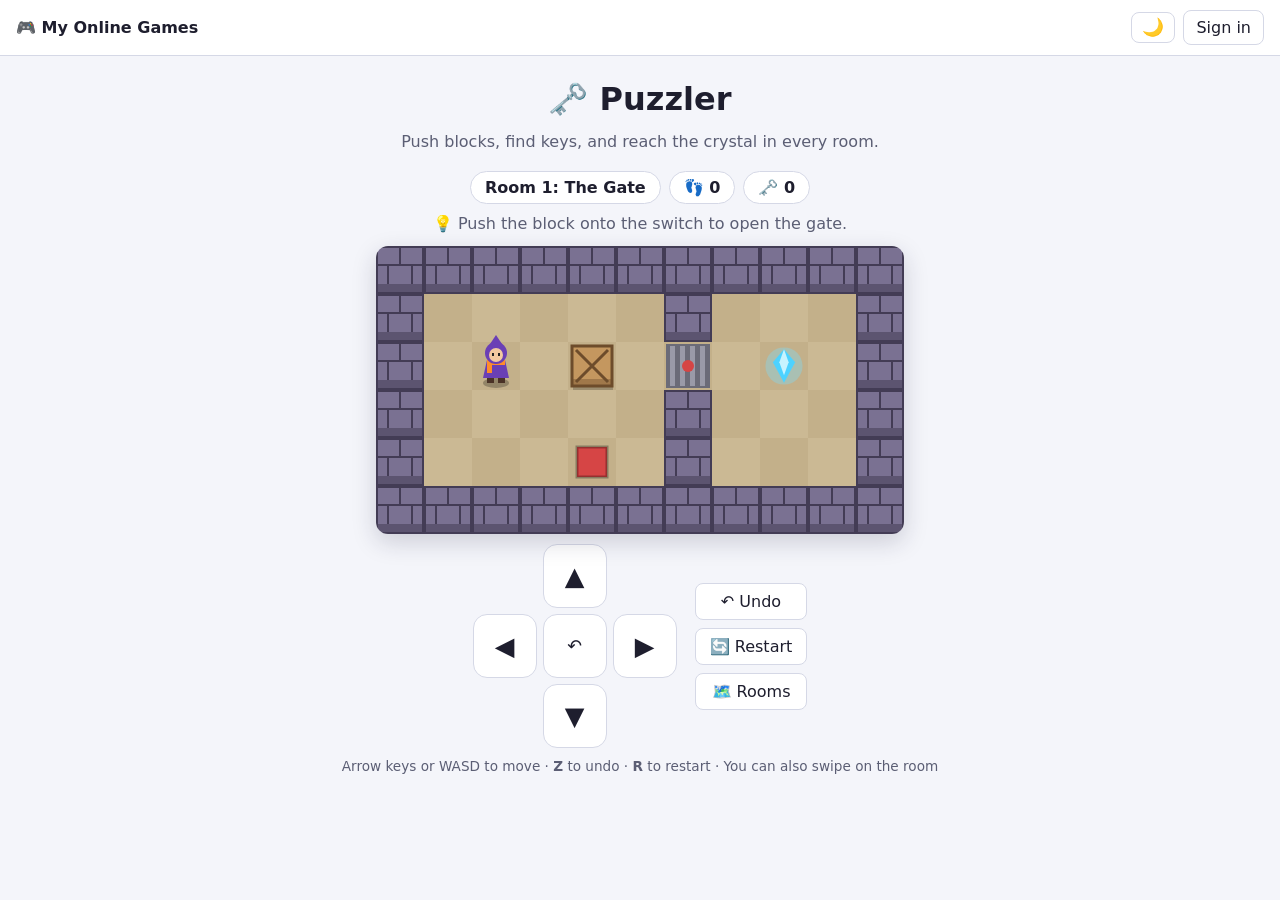
<file: puzzler/index.html>
<!DOCTYPE html>
<html lang="en">
<head>
  <meta charset="UTF-8">
  <meta name="viewport" content="width=device-width, initial-scale=1.0">
  <title>Puzzler – My Online Games</title>
  <script src="../assets/theme.js"></script>
  <link rel="stylesheet" href="../assets/site.css">
  <style>
    h1 { margin: 0 0 4px; text-align: center; }
    .sub { color: var(--muted); margin: 0 0 10px; text-align: center; }
    .hidden { display: none !important; }
    .wrap { width: min(100%, 760px); display: flex; flex-direction: column; align-items: center; gap: 10px; }
    .bar { display: flex; gap: 8px; flex-wrap: wrap; justify-content: center; align-items: center; }
    .pill { background: var(--surface); border: 1px solid var(--border); border-radius: 999px; padding: 6px 14px; font-weight: 700; }
    #hint { color: var(--muted); text-align: center; min-height: 1.4em; max-width: 620px; }
    .stage { position: relative; width: 100%; display: flex; justify-content: center; }
    canvas#room {
      display: block; max-width: 100%; height: auto;
      border-radius: 12px; box-shadow: 0 8px 24px var(--shadow);
      touch-action: none; image-rendering: auto;
    }
    .pad {
      display: grid; grid-template-columns: repeat(3, 64px); grid-template-rows: repeat(3, 64px); gap: 6px;
      justify-content: center;
    }
    .pad button {
      font-size: 1.6rem; padding: 0; border-radius: 14px;
      touch-action: manipulation; user-select: none; -webkit-user-select: none;
    }
    .pad .u { grid-column: 2; grid-row: 1; }
    .pad .l { grid-column: 1; grid-row: 2; }
    .pad .r { grid-column: 3; grid-row: 2; }
    .pad .d { grid-column: 2; grid-row: 3; }
    .pad .c { grid-column: 2; grid-row: 2; font-size: 1.1rem; }
    .controls { display: flex; gap: 18px; align-items: center; justify-content: center; flex-wrap: wrap; }
    .side-btns { display: flex; flex-direction: column; gap: 8px; }
    .keys-tip { color: var(--muted); font-size: 0.85rem; text-align: center; }
    @media (pointer: coarse) { .keys-tip { display: none; } }
    .rooms { display: grid; grid-template-columns: repeat(auto-fill, minmax(150px, 1fr)); gap: 8px; width: 100%; }
    .room-btn { text-align: left; padding: 10px; }
    .room-btn b { display: block; }
    .room-btn small { color: var(--muted); }
    .room-btn.done { border-color: var(--success); }
    .room-btn:disabled { opacity: 0.45; }
    @media (max-width: 600px) {
      .sub { display: none; }
      .pad { grid-template-columns: repeat(3, 58px); grid-template-rows: repeat(3, 58px); }
    }
    #winBox {
      position: absolute; inset: 0; display: flex; align-items: center; justify-content: center;
      background: rgba(10, 10, 30, 0.45); border-radius: 12px;
    }
    #winBox .box { background: var(--surface); border: 1px solid var(--border); border-radius: 14px; padding: 18px 22px; text-align: center; box-shadow: 0 10px 30px var(--shadow); }
    #winBox h2 { margin: 0 0 6px; }
  </style>
</head>
<body>
  <main class="page">
    <div class="wrap">
      <h1>🗝️ Puzzler</h1>
      <p class="sub">Push blocks, find keys, and reach the crystal in every room.</p>

      <div id="menu" class="wrap">
        <div class="rooms" id="rooms"></div>
      </div>

      <div id="playArea" class="wrap hidden">
        <div class="bar">
          <span class="pill" id="roomName"></span>
          <span class="pill">👣 <span id="moves">0</span></span>
          <span class="pill">🗝️ <span id="keys">0</span></span>
        </div>
        <div id="hint"></div>
        <div class="stage">
          <canvas id="room" width="480" height="320"></canvas>
          <div id="winBox" class="hidden">
            <div class="box">
              <h2>💎 Room cleared!</h2>
              <p id="winText" style="color:var(--muted);margin:0 0 12px"></p>
              <button id="nextBtn" class="primary">Next room ▶</button>
            </div>
          </div>
        </div>
        <div class="controls">
          <div class="pad" aria-label="Move">
            <button class="u" data-dir="up" aria-label="Up">▲</button>
            <button class="l" data-dir="left" aria-label="Left">◀</button>
            <button class="c" id="undoPad" aria-label="Undo">↶</button>
            <button class="r" data-dir="right" aria-label="Right">▶</button>
            <button class="d" data-dir="down" aria-label="Down">▼</button>
          </div>
          <div class="side-btns">
            <button id="undoBtn">↶ Undo</button>
            <button id="resetBtn">🔄 Restart</button>
            <button id="menuBtn">🗺️ Rooms</button>
          </div>
        </div>
        <div class="keys-tip">Arrow keys or WASD to move · <b>Z</b> to undo · <b>R</b> to restart · You can also swipe on the room</div>
      </div>
    </div>
  </main>

  <script type="module" src="../assets/header.js"></script>
  <script src="engine.js"></script>
  <script>
  (function () {
    const { ROOMS, parse, move, tileAt, gateOpen } = window.Puzzler;
    const $ = id => document.getElementById(id);
    const canvas = $('room'), g = canvas.getContext('2d');
    const T = 48;

    let progress = { done: [] };
    try { progress = Object.assign(progress, JSON.parse(localStorage.getItem('puzzler-progress')) || {}); } catch (e) {}
    const saveProgress = () => { try { localStorage.setItem('puzzler-progress', JSON.stringify(progress)); } catch (e) {} };
    const unlocked = i => i === 0 || progress.done.includes(i - 1) || progress.done.includes(i);

    // ---------- Room menu ----------
    function showMenu() {
      $('menu').classList.remove('hidden');
      $('playArea').classList.add('hidden');
      $('rooms').innerHTML = '';
      ROOMS.forEach((r, i) => {
        const b = document.createElement('button');
        const done = progress.done.includes(i);
        b.className = 'room-btn' + (done ? ' done' : '');
        b.disabled = !unlocked(i);
        b.innerHTML = `<b>${done ? '💎' : unlocked(i) ? '🚪' : '🔒'} Room ${i + 1}</b><small>${unlocked(i) ? r.name : 'Locked'}</small>`;
        b.onclick = () => startRoom(i);
        $('rooms').appendChild(b);
      });
    }

    // ---------- Playing ----------
    let idx = 0, lv, st, history, anim = null, moves = 0;

    function startRoom(i) {
      idx = i;
      lv = parse(ROOMS[i]);
      st = lv.start;
      history = [];
      moves = 0;
      canvas.width = lv.w * T; canvas.height = lv.h * T;
      canvas.style.width = Math.min(lv.w * T, 720) + 'px';
      $('menu').classList.add('hidden');
      $('playArea').classList.remove('hidden');
      $('winBox').classList.add('hidden');
      $('roomName').textContent = `Room ${i + 1}: ${ROOMS[i].name}`;
      $('hint').textContent = '💡 ' + ROOMS[i].hint;
      anim = null;
      update();
    }

    function update() {
      $('moves').textContent = moves;
      $('keys').textContent = st.held;
    }

    function tryMove(dir) {
      if (!lv || st.won || $('playArea').classList.contains('hidden')) return;
      const r = move(lv, st, dir);
      if (!r) { bump(dir); return; }
      history.push(st);
      anim = { from: st.p, to: r.st.p, t: 0, dur: r.events.includes('slide') ? 0.22 : 0.1 };
      st = r.st;
      moves++;
      if (r.events.includes('key')) sound('key');
      else if (r.events.includes('unlock')) sound('unlock');
      else if (r.events.includes('fill')) sound('fill');
      else if (r.events.includes('push')) sound('push');
      else if (r.events.includes('slide')) sound('slide');
      else sound('step');
      update();
      if (st.won) win();
    }
    let bumpAnim = null;
    function bump(dir) { bumpAnim = { dir, t: 0 }; sound('bump'); }

    function undo() {
      if (!history.length) return;
      st = history.pop();
      moves = Math.max(0, moves - 1);
      anim = null;
      $('winBox').classList.add('hidden');
      update();
    }

    function win() {
      sound('win');
      if (!progress.done.includes(idx)) progress.done.push(idx);
      saveProgress();
      const last = idx === ROOMS.length - 1;
      $('winText').textContent = last ? `You cleared every room! You are a master Puzzler!` : `Solved in ${moves} moves.`;
      $('nextBtn').textContent = last ? 'Back to rooms' : 'Next room ▶';
      setTimeout(() => $('winBox').classList.remove('hidden'), 350);
    }
    $('nextBtn').onclick = () => idx === ROOMS.length - 1 ? showMenu() : startRoom(idx + 1);

    // ---------- Drawing ----------
    const C = {
      floorA: '#cbb994', floorB: '#c3b08a', wall: '#5c5470', wallTop: '#7a7192', wallEdge: '#433c55',
      ice: '#b9e6f7', iceLine: '#ffffff', pit: '#1b1426', plate: '#9a8c6a',
    };
    function drawTile(x, y, t, i) {
      const X = x * T, Y = y * T;
      if (t === '#') {
        g.fillStyle = C.wall; g.fillRect(X, Y, T, T);
        g.fillStyle = C.wallTop; g.fillRect(X, Y, T, T - 10);
        g.strokeStyle = C.wallEdge; g.lineWidth = 2;
        g.strokeRect(X + 1, Y + 1, T - 2, T - 2);
        g.beginPath(); g.moveTo(X, Y + T / 2 - 5); g.lineTo(X + T, Y + T / 2 - 5);
        g.moveTo(X + T / 2, Y); g.lineTo(X + T / 2, Y + T / 2 - 5);
        g.moveTo(X + T / 4, Y + T / 2 - 5); g.lineTo(X + T / 4, Y + T - 10);
        g.moveTo(X + 3 * T / 4, Y + T / 2 - 5); g.lineTo(X + 3 * T / 4, Y + T - 10); g.stroke();
        return;
      }
      g.fillStyle = (x + y) % 2 ? C.floorA : C.floorB;
      g.fillRect(X, Y, T, T);
      if (t === '*') {
        g.fillStyle = C.ice; g.fillRect(X, Y, T, T);
        g.strokeStyle = C.iceLine; g.lineWidth = 2; g.globalAlpha = 0.7;
        g.beginPath(); g.moveTo(X + 8, Y + 30); g.lineTo(X + 20, Y + 18); g.moveTo(X + 24, Y + 40); g.lineTo(X + 40, Y + 24); g.stroke();
        g.globalAlpha = 1;
      } else if (t === 'O') {
        g.fillStyle = C.pit;
        g.beginPath(); g.ellipse(X + T / 2, Y + T / 2, T / 2 - 3, T / 2 - 5, 0, 0, 7); g.fill();
        g.fillStyle = '#2d2240';
        g.beginPath(); g.ellipse(X + T / 2, Y + T / 2 - 6, T / 2 - 8, T / 2 - 14, 0, 0, 7); g.fill();
      } else if (t === '_') {
        const pressed = st.p === i || st.blocks.includes(i);
        g.fillStyle = pressed ? '#3fb36b' : '#d64545';
        g.fillRect(X + 9, Y + 9, T - 18, T - 18);
        g.strokeStyle = 'rgba(0,0,0,0.3)'; g.lineWidth = 3; g.strokeRect(X + 9, Y + 9, T - 18, T - 18);
      } else if (t === 'G') {
        const open = gateOpen(lv, st.blocks, st.p);
        if (!open) {
          g.fillStyle = '#6b6b78'; g.fillRect(X + 2, Y + 2, T - 4, T - 4);
          g.fillStyle = '#9a9aa8';
          for (let k = 0; k < 4; k++) g.fillRect(X + 6 + k * 10, Y + 4, 5, T - 8);
          g.fillStyle = '#d64545'; g.beginPath(); g.arc(X + T / 2, Y + T / 2, 6, 0, 7); g.fill();
        } else {
          g.fillStyle = 'rgba(80,80,90,0.35)';
          for (let k = 0; k < 4; k++) g.fillRect(X + 6 + k * 10, Y + 2, 5, 6);
        }
      } else if (t === 'L') {
        g.fillStyle = '#8b5a2b'; g.fillRect(X + 3, Y + 3, T - 6, T - 6);
        g.strokeStyle = '#5e3b17'; g.lineWidth = 3; g.strokeRect(X + 3, Y + 3, T - 6, T - 6);
        g.fillStyle = '#ffd23f'; g.beginPath(); g.arc(X + T / 2, Y + T / 2 - 4, 6, 0, 7); g.fill();
        g.fillRect(X + T / 2 - 3, Y + T / 2, 6, 10);
      } else if (t === 'C') {
        const s = 1 + Math.sin(performance.now() / 300) * 0.08;
        g.save(); g.translate(X + T / 2, Y + T / 2); g.scale(s, s);
        g.fillStyle = 'rgba(120, 220, 255, 0.35)'; g.beginPath(); g.arc(0, 0, 20, 0, 7); g.fill();
        g.fillStyle = '#4dd2ff';
        g.beginPath(); g.moveTo(0, -18); g.lineTo(12, -4); g.lineTo(0, 18); g.lineTo(-12, -4); g.closePath(); g.fill();
        g.fillStyle = '#c7f3ff'; g.beginPath(); g.moveTo(0, -18); g.lineTo(5, -4); g.lineTo(0, 10); g.lineTo(-5, -4); g.closePath(); g.fill();
        g.restore();
      }
    }

    function drawBlock(i) {
      const X = (i % lv.w) * T, Y = Math.floor(i / lv.w) * T;
      g.fillStyle = 'rgba(0,0,0,0.2)'; g.fillRect(X + 5, Y + 8, T - 8, T - 8);
      g.fillStyle = '#a0784a'; g.fillRect(X + 3, Y + 3, T - 6, T - 6);
      g.fillStyle = '#c4975f'; g.fillRect(X + 3, Y + 3, T - 6, T - 14);
      g.strokeStyle = '#6d4c2b'; g.lineWidth = 3; g.strokeRect(X + 4, Y + 4, T - 8, T - 8);
      g.beginPath(); g.moveTo(X + 8, Y + 8); g.lineTo(X + T - 8, Y + T - 8); g.moveTo(X + T - 8, Y + 8); g.lineTo(X + 8, Y + T - 8); g.stroke();
    }
    function drawKey(i) {
      const X = (i % lv.w) * T + T / 2, Y = Math.floor(i / lv.w) * T + T / 2 + Math.sin(performance.now() / 250 + i) * 2;
      g.save(); g.translate(X, Y); g.rotate(-0.6);
      g.fillStyle = '#ffd23f'; g.strokeStyle = '#b38600'; g.lineWidth = 2;
      g.beginPath(); g.arc(-8, 0, 7, 0, 7); g.fill(); g.stroke();
      g.fillRect(-2, -2, 16, 5); g.fillRect(9, 2, 3, 5); g.fillRect(4, 2, 3, 4);
      g.fillStyle = C.floorA; g.beginPath(); g.arc(-8, 0, 3, 0, 7); g.fill();
      g.restore();
    }
    // Our hero: a little explorer with a purple hood and an orange scarf
    function drawHero(px, py, dir) {
      const X = px + T / 2, Y = py + T / 2;
      g.fillStyle = 'rgba(0,0,0,0.25)'; g.beginPath(); g.ellipse(X, Y + 17, 13, 5, 0, 0, 7); g.fill();
      // boots
      g.fillStyle = '#4a3226'; g.fillRect(X - 9, Y + 9, 7, 8); g.fillRect(X + 2, Y + 9, 7, 8);
      // cloak
      g.fillStyle = '#6a3fb5';
      g.beginPath(); g.moveTo(X - 13, Y + 12); g.lineTo(X - 9, Y - 6); g.lineTo(X + 9, Y - 6); g.lineTo(X + 13, Y + 12); g.closePath(); g.fill();
      // scarf
      g.fillStyle = '#ff8c2a'; g.fillRect(X - 9, Y - 6, 18, 5);
      g.fillRect(X + (dir === 'left' ? 4 : -9), Y - 2, 5, 9);
      // face + hood
      g.fillStyle = '#6a3fb5'; g.beginPath(); g.arc(X, Y - 13, 11, 0, 7); g.fill();
      g.beginPath(); g.moveTo(X - 6, Y - 22); g.lineTo(X, Y - 31); g.lineTo(X + 6, Y - 22); g.fill();
      if (dir !== 'up') {
        g.fillStyle = '#f2c9a0'; g.beginPath(); g.arc(X + (dir === 'left' ? -2 : dir === 'right' ? 2 : 0), Y - 11, 7, 0, 7); g.fill();
        g.fillStyle = '#222';
        const ex = dir === 'left' ? -4 : dir === 'right' ? 4 : 0;
        if (dir !== 'right') g.fillRect(X - 3 + ex - 1, Y - 13, 2, 3);
        if (dir !== 'left') g.fillRect(X + 3 + ex - 1, Y - 13, 2, 3);
      }
    }

    let lastDir = 'down', last = performance.now();
    function frame(now) {
      const dt = Math.min(0.05, (now - last) / 1000); last = now;
      if (lv && !$('playArea').classList.contains('hidden')) {
        g.clearRect(0, 0, canvas.width, canvas.height);
        for (let y = 0; y < lv.h; y++) for (let x = 0; x < lv.w; x++) {
          const i = y * lv.w + x;
          drawTile(x, y, tileAt(lv, st, i), i);
        }
        st.keys.forEach(drawKey);
        st.blocks.forEach(drawBlock);
        // hero position (smoothly moving)
        let fx = (st.p % lv.w) * T, fy = Math.floor(st.p / lv.w) * T;
        if (anim) {
          anim.t += dt;
          const k = Math.min(1, anim.t / anim.dur);
          const ax = (anim.from % lv.w) * T, ay = Math.floor(anim.from / lv.w) * T;
          fx = ax + (fx - ax) * k; fy = ay + (fy - ay) * k;
          if (k >= 1) anim = null;
        }
        if (bumpAnim) {
          bumpAnim.t += dt;
          const d = window.Puzzler.DIRS[bumpAnim.dir], k = Math.sin(Math.min(1, bumpAnim.t / 0.12) * Math.PI) * 5;
          fx += d[0] * k; fy += d[1] * k;
          if (bumpAnim.t > 0.12) bumpAnim = null;
        }
        drawHero(fx, fy, lastDir);
      }
      requestAnimationFrame(frame);
    }

    // ---------- Controls ----------
    const KEYS = { ArrowUp: 'up', KeyW: 'up', ArrowDown: 'down', KeyS: 'down', ArrowLeft: 'left', KeyA: 'left', ArrowRight: 'right', KeyD: 'right' };
    addEventListener('keydown', e => {
      if ($('playArea').classList.contains('hidden')) return;
      if (KEYS[e.code]) { e.preventDefault(); lastDir = KEYS[e.code]; tryMove(KEYS[e.code]); }
      else if (e.code === 'KeyZ' || (e.code === 'Backspace')) { e.preventDefault(); undo(); }
      else if (e.code === 'KeyR') startRoom(idx);
    });
    document.querySelectorAll('[data-dir]').forEach(b => {
      b.addEventListener('pointerdown', e => { e.preventDefault(); lastDir = b.dataset.dir; tryMove(b.dataset.dir); });
    });
    $('undoBtn').onclick = undo; $('undoPad').onclick = undo;
    $('resetBtn').onclick = () => startRoom(idx);
    $('menuBtn').onclick = showMenu;

    // swipe on the room
    let sw = null;
    canvas.addEventListener('pointerdown', e => { sw = { x: e.clientX, y: e.clientY }; });
    canvas.addEventListener('pointerup', e => {
      if (!sw) return;
      const dx = e.clientX - sw.x, dy = e.clientY - sw.y;
      sw = null;
      if (Math.max(Math.abs(dx), Math.abs(dy)) < 24) return;
      const dir = Math.abs(dx) > Math.abs(dy) ? (dx > 0 ? 'right' : 'left') : (dy > 0 ? 'down' : 'up');
      lastDir = dir; tryMove(dir);
    });

    // ---------- Sounds ----------
    let audio;
    function tone(f, d, type, vol, slide) {
      try {
        audio = audio || new (window.AudioContext || window.webkitAudioContext)();
        const o = audio.createOscillator(), gn = audio.createGain();
        o.type = type || 'square'; o.frequency.setValueAtTime(f, audio.currentTime);
        if (slide) o.frequency.exponentialRampToValueAtTime(slide, audio.currentTime + d);
        gn.gain.setValueAtTime(vol || 0.04, audio.currentTime);
        gn.gain.exponentialRampToValueAtTime(0.0001, audio.currentTime + d);
        o.connect(gn); gn.connect(audio.destination); o.start(); o.stop(audio.currentTime + d);
      } catch (e) {}
    }
    function sound(k) {
      if (k === 'step') tone(300, 0.04, 'triangle', 0.03);
      if (k === 'bump') tone(110, 0.08, 'square', 0.03);
      if (k === 'push') tone(160, 0.12, 'sawtooth', 0.04, 90);
      if (k === 'slide') tone(900, 0.2, 'sine', 0.03, 400);
      if (k === 'fill') tone(220, 0.35, 'triangle', 0.06, 60);
      if (k === 'key') { tone(880, 0.1, 'square', 0.04); setTimeout(() => tone(1320, 0.15, 'square', 0.04), 90); }
      if (k === 'unlock') tone(500, 0.2, 'triangle', 0.05, 900);
      if (k === 'win') [523, 659, 784, 1047].forEach((f, i) => setTimeout(() => tone(f, 0.18, 'triangle', 0.06), i * 110));
    }

    // Start in the first room you haven't beaten yet
    const firstOpen = ROOMS.findIndex((r, i) => !progress.done.includes(i));
    if (progress.done.length) showMenu(); else startRoom(0);
    if (firstOpen < 0) showMenu();
    requestAnimationFrame(frame);
    window.__pz = { tryMove, get st() { return st; }, startRoom };
  })();
  </script>
</body>
</html>
</file>
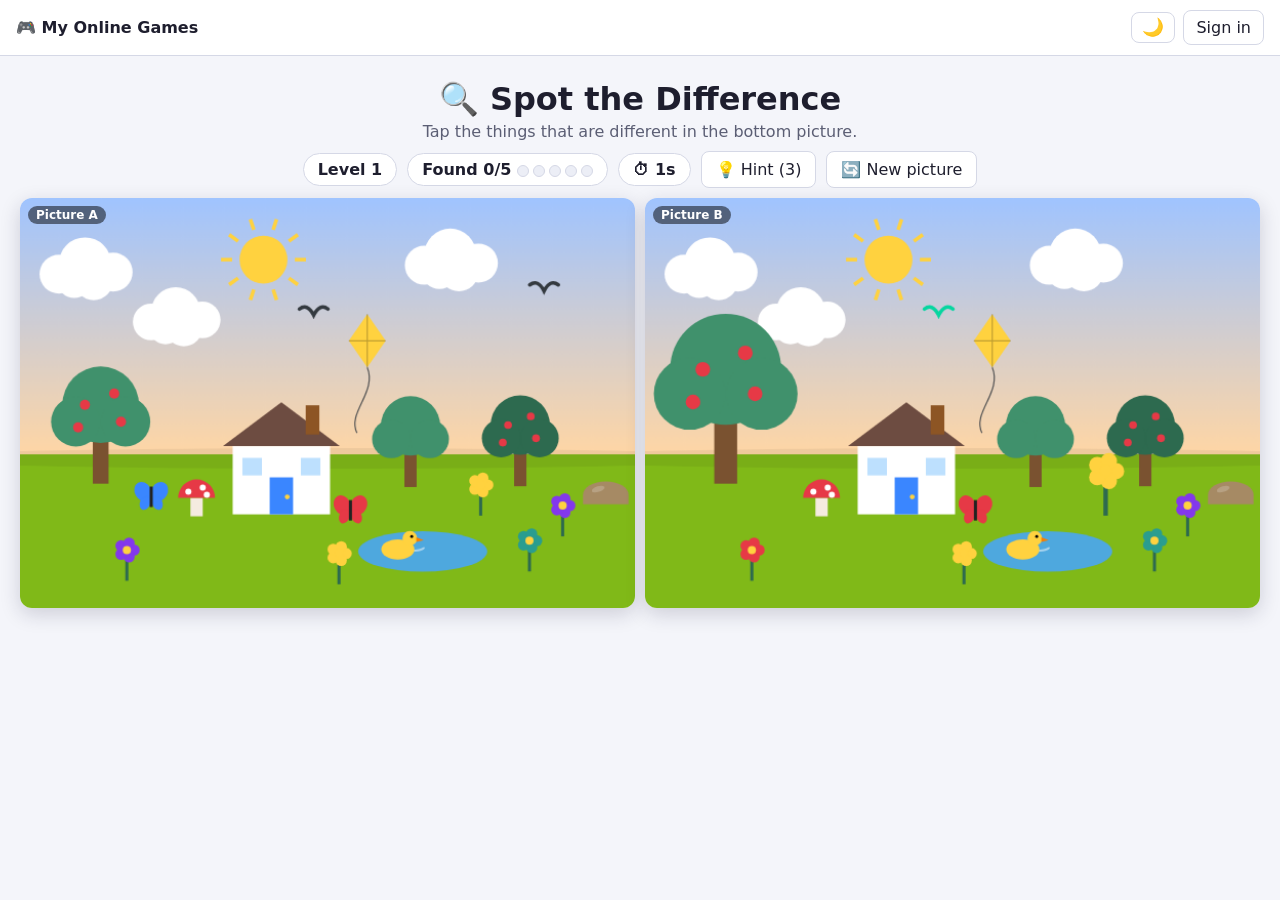
<file: spot-the-difference/index.html>
<!DOCTYPE html>
<html lang="en">
<head>
  <meta charset="UTF-8">
  <meta name="viewport" content="width=device-width, initial-scale=1.0">
  <title>Spot the Difference – My Online Games</title>
  <script src="../assets/theme.js"></script>
  <link rel="stylesheet" href="../assets/site.css">
  <style>
    h1 { margin: 0 0 4px; text-align: center; }
    .sub { color: var(--muted); margin: 0 0 10px; text-align: center; }
    .bar {
      display: flex; gap: 10px; flex-wrap: wrap; justify-content: center; align-items: center;
      width: min(100%, 1240px); margin-bottom: 10px;
    }
    .pill {
      background: var(--surface); border: 1px solid var(--border); border-radius: 999px;
      padding: 6px 14px; font-weight: 700; font-variant-numeric: tabular-nums;
    }
    .dots { display: inline-flex; gap: 4px; vertical-align: middle; margin-left: 6px; }
    .dot { width: 12px; height: 12px; border-radius: 50%; background: var(--surface-2); border: 1px solid var(--border); }
    .dot.on { background: var(--success); border-color: var(--success); }
    .pics {
      display: grid; grid-template-columns: 1fr; gap: 10px;
      width: min(100%, 620px);
    }
    @media (min-width: 900px) and (min-aspect-ratio: 4/3) {
      .pics { grid-template-columns: 1fr 1fr; width: min(100%, 1240px); }
    }
    .pic { position: relative; }
    .pic canvas {
      display: block; width: 100%; height: auto;
      border-radius: 12px; box-shadow: 0 6px 20px var(--shadow);
      cursor: crosshair; touch-action: manipulation;
    }
    .pic .tag {
      position: absolute; left: 8px; top: 8px;
      background: rgba(0,0,0,0.5); color: #fff; font-size: 0.75rem; font-weight: 700;
      padding: 2px 8px; border-radius: 999px; pointer-events: none;
    }
    #msg {
      position: fixed; left: 50%; top: 40%; transform: translate(-50%, -50%);
      background: var(--surface); border: 1px solid var(--border); border-radius: 16px;
      padding: 22px 26px; text-align: center; box-shadow: 0 12px 40px var(--shadow);
      z-index: 20; width: min(92vw, 380px);
    }
    #msg h2 { margin: 0 0 6px; }
    #msg .stars { font-size: 2.2rem; margin: 6px 0 12px; }
    .hidden { display: none !important; }
  </style>
</head>
<body>
  <main class="page">
    <h1>🔍 Spot the Difference</h1>
    <p class="sub">Tap the things that are different in the bottom picture.</p>
    <div class="bar">
      <span class="pill">Level <span id="lvl">1</span></span>
      <span class="pill">Found <span id="found">0</span>/<span id="total">5</span><span class="dots" id="dots"></span></span>
      <span class="pill">⏱ <span id="time">0</span>s</span>
      <button id="hintBtn">💡 Hint (<span id="hints">3</span>)</button>
      <button id="newBtn">🔄 New picture</button>
    </div>
    <div class="pics">
      <div class="pic"><canvas id="c1" width="600" height="400"></canvas><span class="tag">Picture A</span></div>
      <div class="pic"><canvas id="c2" width="600" height="400"></canvas><span class="tag">Picture B</span></div>
    </div>
  </main>

  <div id="msg" class="hidden">
    <h2 id="msgTitle"></h2>
    <div class="stars" id="msgStars"></div>
    <p id="msgText" style="color:var(--muted);margin:0 0 14px"></p>
    <button id="nextBtn" class="primary">Next level ▶</button>
  </div>

  <script type="module" src="../assets/header.js"></script>
  <script>
  (function () {
    const W = 600, H = 400, GROUND = 250;
    const PALETTE = ['#e63946', '#f4a261', '#ffd23f', '#2a9d8f', '#3a86ff', '#8338ec', '#ff006e', '#ffffff', '#6d4c41', '#06d6a0'];

    function rng(seed) {
      return function () {
        seed |= 0; seed = seed + 0x6D2B79F5 | 0;
        let t = Math.imul(seed ^ seed >>> 15, 1 | seed);
        t = t + Math.imul(t ^ t >>> 7, 61 | t) ^ t;
        return ((t ^ t >>> 14) >>> 0) / 4294967296;
      };
    }

    // ---------- How to draw each kind of thing ----------
    const DRAW = {
      sun(g, it) {
        g.fillStyle = it.color;
        g.beginPath(); g.arc(it.x, it.y, 26 * it.s, 0, 7); g.fill();
        g.strokeStyle = it.color; g.lineWidth = 4 * it.s;
        for (let i = 0; i < it.rays; i++) {
          const a = i / it.rays * Math.PI * 2;
          g.beginPath();
          g.moveTo(it.x + Math.cos(a) * 34 * it.s, it.y + Math.sin(a) * 34 * it.s);
          g.lineTo(it.x + Math.cos(a) * 46 * it.s, it.y + Math.sin(a) * 46 * it.s);
          g.stroke();
        }
      },
      cloud(g, it) {
        g.fillStyle = it.color;
        for (const [dx, dy, r] of [[-24, 4, 18], [0, -6, 24], [26, 2, 18], [8, 10, 18], [-10, 10, 16]]) {
          g.beginPath(); g.arc(it.x + dx * it.s, it.y + dy * it.s, r * it.s, 0, 7); g.fill();
        }
      },
      tree(g, it) {
        g.fillStyle = '#7a5230'; g.fillRect(it.x - 7 * it.s, it.y - 50 * it.s, 14 * it.s, 50 * it.s);
        g.fillStyle = it.color;
        g.beginPath(); g.arc(it.x, it.y - 70 * it.s, 34 * it.s, 0, 7); g.fill();
        g.beginPath(); g.arc(it.x - 22 * it.s, it.y - 55 * it.s, 22 * it.s, 0, 7); g.fill();
        g.beginPath(); g.arc(it.x + 22 * it.s, it.y - 55 * it.s, 22 * it.s, 0, 7); g.fill();
        if (it.apples) {
          g.fillStyle = '#e63946';
          for (const [dx, dy] of [[-14, -70], [12, -80], [18, -55], [-20, -50]]) {
            g.beginPath(); g.arc(it.x + dx * it.s, it.y + dy * it.s, 4.5 * it.s, 0, 7); g.fill();
          }
        }
      },
      house(g, it) {
        const s = it.s, x = it.x, y = it.y;
        g.fillStyle = it.color; g.fillRect(x - 50 * s, y - 70 * s, 100 * s, 70 * s);
        g.fillStyle = it.roof;
        g.beginPath(); g.moveTo(x - 60 * s, y - 70 * s); g.lineTo(x, y - 115 * s); g.lineTo(x + 60 * s, y - 70 * s); g.fill();
        g.fillStyle = it.door; g.fillRect(x - 12 * s, y - 38 * s, 24 * s, 38 * s);
        g.fillStyle = '#ffd23f'; g.beginPath(); g.arc(x + 6 * s, y - 18 * s, 2.5 * s, 0, 7); g.fill();
        g.fillStyle = '#bde0fe';
        g.fillRect(x - 40 * s, y - 58 * s, 20 * s, 18 * s);
        if (it.window2) g.fillRect(x + 20 * s, y - 58 * s, 20 * s, 18 * s);
        if (it.chimney) { g.fillStyle = '#8d5524'; g.fillRect(x + 25 * s, y - 112 * s, 14 * s, 30 * s); }
      },
      flower(g, it) {
        g.strokeStyle = '#2d6a4f'; g.lineWidth = 3 * it.s;
        g.beginPath(); g.moveTo(it.x, it.y); g.lineTo(it.x, it.y - 24 * it.s); g.stroke();
        g.fillStyle = it.color;
        for (let i = 0; i < 5; i++) {
          const a = i / 5 * Math.PI * 2;
          g.beginPath(); g.arc(it.x + Math.cos(a) * 7 * it.s, it.y - 30 * it.s + Math.sin(a) * 7 * it.s, 5.5 * it.s, 0, 7); g.fill();
        }
        g.fillStyle = '#ffd23f'; g.beginPath(); g.arc(it.x, it.y - 30 * it.s, 4 * it.s, 0, 7); g.fill();
      },
      mushroom(g, it) {
        g.fillStyle = '#f5ebe0'; g.fillRect(it.x - 6 * it.s, it.y - 18 * it.s, 12 * it.s, 18 * it.s);
        g.fillStyle = it.color;
        g.beginPath(); g.arc(it.x, it.y - 18 * it.s, 18 * it.s, Math.PI, 0); g.fill();
        if (it.spots) {
          g.fillStyle = '#fff';
          for (const [dx, dy] of [[-8, -24], [6, -28], [10, -21]]) { g.beginPath(); g.arc(it.x + dx * it.s, it.y + dy * it.s, 3 * it.s, 0, 7); g.fill(); }
        }
      },
      bird(g, it) {
        g.strokeStyle = it.color; g.lineWidth = 3.5 * it.s; g.lineCap = 'round';
        g.beginPath();
        g.moveTo(it.x - 14 * it.s, it.y - 6 * it.s);
        g.quadraticCurveTo(it.x - 6 * it.s, it.y - 12 * it.s, it.x, it.y);
        g.quadraticCurveTo(it.x + 6 * it.s, it.y - 12 * it.s, it.x + 14 * it.s, it.y - 6 * it.s);
        g.stroke();
      },
      balloon(g, it) {
        g.strokeStyle = '#555'; g.lineWidth = 1.5;
        g.beginPath(); g.moveTo(it.x, it.y + 22 * it.s); g.quadraticCurveTo(it.x + 8, it.y + 40 * it.s, it.x, it.y + 58 * it.s); g.stroke();
        g.fillStyle = it.color;
        g.beginPath(); g.ellipse(it.x, it.y, 16 * it.s, 21 * it.s, 0, 0, 7); g.fill();
        g.fillStyle = 'rgba(255,255,255,0.5)'; g.beginPath(); g.ellipse(it.x - 6 * it.s, it.y - 7 * it.s, 4 * it.s, 6 * it.s, -0.4, 0, 7); g.fill();
      },
      butterfly(g, it) {
        g.fillStyle = it.color;
        g.beginPath(); g.ellipse(it.x - 8 * it.s, it.y - 5 * it.s, 8 * it.s, 10 * it.s, -0.5, 0, 7); g.fill();
        g.beginPath(); g.ellipse(it.x + 8 * it.s, it.y - 5 * it.s, 8 * it.s, 10 * it.s, 0.5, 0, 7); g.fill();
        g.beginPath(); g.ellipse(it.x - 6 * it.s, it.y + 6 * it.s, 5 * it.s, 7 * it.s, 0.4, 0, 7); g.fill();
        g.beginPath(); g.ellipse(it.x + 6 * it.s, it.y + 6 * it.s, 5 * it.s, 7 * it.s, -0.4, 0, 7); g.fill();
        g.fillStyle = '#222'; g.fillRect(it.x - 1.5 * it.s, it.y - 10 * it.s, 3 * it.s, 20 * it.s);
      },
      rock(g, it) {
        g.fillStyle = it.color;
        g.beginPath(); g.ellipse(it.x, it.y - 10 * it.s, 24 * it.s, 14 * it.s, 0, Math.PI, 0); g.lineTo(it.x + 24 * it.s, it.y); g.lineTo(it.x - 24 * it.s, it.y); g.fill();
        g.fillStyle = 'rgba(255,255,255,0.2)'; g.beginPath(); g.ellipse(it.x - 8 * it.s, it.y - 16 * it.s, 7 * it.s, 3 * it.s, -0.3, 0, 7); g.fill();
      },
      kite(g, it) {
        g.strokeStyle = '#555'; g.lineWidth = 1.2;
        g.beginPath(); g.moveTo(it.x, it.y + 26 * it.s); g.bezierCurveTo(it.x + 10, it.y + 50, it.x - 20, it.y + 70, it.x - 10, it.y + 90); g.stroke();
        g.fillStyle = it.color;
        g.beginPath(); g.moveTo(it.x, it.y - 26 * it.s); g.lineTo(it.x + 18 * it.s, it.y); g.lineTo(it.x, it.y + 26 * it.s); g.lineTo(it.x - 18 * it.s, it.y); g.fill();
        g.strokeStyle = 'rgba(0,0,0,0.25)'; g.beginPath(); g.moveTo(it.x, it.y - 26 * it.s); g.lineTo(it.x, it.y + 26 * it.s); g.moveTo(it.x - 18 * it.s, it.y); g.lineTo(it.x + 18 * it.s, it.y); g.stroke();
      },
      duck(g, it) {
        g.fillStyle = it.color;
        g.beginPath(); g.ellipse(it.x, it.y, 18 * it.s, 11 * it.s, 0, 0, 7); g.fill();
        g.beginPath(); g.arc(it.x + 13 * it.s, it.y - 12 * it.s, 8 * it.s, 0, 7); g.fill();
        g.fillStyle = '#f77f00'; g.beginPath(); g.moveTo(it.x + 20 * it.s, it.y - 13 * it.s); g.lineTo(it.x + 28 * it.s, it.y - 10 * it.s); g.lineTo(it.x + 20 * it.s, it.y - 8 * it.s); g.fill();
        g.fillStyle = '#000'; g.beginPath(); g.arc(it.x + 15 * it.s, it.y - 14 * it.s, 1.6 * it.s, 0, 7); g.fill();
      },
      pond(g, it) {
        g.fillStyle = '#4ea8de';
        g.beginPath(); g.ellipse(it.x, it.y, 70 * it.s, 22 * it.s, 0, 0, 7); g.fill();
        g.strokeStyle = 'rgba(255,255,255,0.5)'; g.lineWidth = 2;
        g.beginPath(); g.ellipse(it.x - 15, it.y - 4, 18 * it.s, 4 * it.s, 0, 0, Math.PI); g.stroke();
      },
      star(g, it) {
        g.fillStyle = it.color;
        g.beginPath();
        for (let i = 0; i < 10; i++) {
          const r = (i % 2 ? 6 : 14) * it.s, a = i / 10 * Math.PI * 2 - Math.PI / 2;
          g.lineTo(it.x + Math.cos(a) * r, it.y + Math.sin(a) * r);
        }
        g.fill();
      },
    };
    // Center and size of each thing (used for tapping and spacing)
    function bounds(it) {
      const s = it.s;
      switch (it.type) {
        case 'sun': return { x: it.x, y: it.y, r: 46 * s };
        case 'cloud': return { x: it.x, y: it.y + 2 * s, r: 44 * s };
        case 'tree': return { x: it.x, y: it.y - 55 * s, r: 52 * s };
        case 'house': return { x: it.x, y: it.y - 55 * s, r: 64 * s };
        case 'flower': return { x: it.x, y: it.y - 22 * s, r: 18 * s };
        case 'mushroom': return { x: it.x, y: it.y - 14 * s, r: 18 * s };
        case 'bird': return { x: it.x, y: it.y - 5 * s, r: 16 * s };
        case 'balloon': return { x: it.x, y: it.y + 12 * s, r: 26 * s };
        case 'butterfly': return { x: it.x, y: it.y, r: 16 * s };
        case 'rock': return { x: it.x, y: it.y - 7 * s, r: 24 * s };
        case 'kite': return { x: it.x, y: it.y, r: 26 * s };
        case 'duck': return { x: it.x + 5 * s, y: it.y - 4 * s, r: 22 * s };
        case 'pond': return { x: it.x, y: it.y, r: 60 * s };
        case 'star': return { x: it.x, y: it.y, r: 15 * s };
      }
    }

    // ---------- Build a picture ----------
    function makeScene(seed) {
      const R = rng(seed);
      const pick = a => a[Math.floor(R() * a.length)];
      const items = [];
      const night = R() < 0.2;
      const scene = { night, sky: night ? ['#1d2b53', '#4b5d9b'] : pick([['#74c0fc', '#d0ebff'], ['#89c2d9', '#e9f5db'], ['#a0c4ff', '#ffd6a5']]), grass: pick(['#80b918', '#70a33a', '#95d5b2']), items };
      const free = (b, pad) => items.every(o => {
        const ob = bounds(o);
        return Math.hypot(ob.x - b.x, ob.y - b.y) > ob.r + b.r + (pad || 0);
      });
      function place(type, opts, tries, xr, yr, pad) {
        for (let t = 0; t < (tries || 60); t++) {
          const it = Object.assign({ type, x: xr[0] + R() * (xr[1] - xr[0]), y: yr[0] + R() * (yr[1] - yr[0]), s: 1 }, opts());
          const b = bounds(it);
          if (b.x - b.r < -5 || b.x + b.r > W + 5) continue;
          if (free(b, pad == null ? 4 : pad)) { items.push(it); return it; }
        }
        return null;
      }
      place('sun', () => ({ color: night ? '#f1f3f5' : '#ffd23f', rays: night ? 0 : 10, s: 0.9 }), 30, [60, 540], [55, 80]);
      for (let i = 0; i < 2 + Math.floor(R() * 2); i++) place('cloud', () => ({ color: night ? '#adb5bd' : '#ffffff', s: 0.8 + R() * 0.4 }), 40, [50, 550], [50, 140]);
      place('house', () => ({ color: pick(['#f4a261', '#e9c46a', '#e76f51', '#a8dadc', '#ffffff']), roof: pick(['#9d0208', '#264653', '#6d4c41', '#3a5a40']), door: pick(['#6d4c41', '#3a86ff', '#e63946']), window2: true, chimney: R() < 0.6, s: 0.95 }), 60, [90, 510], [GROUND + 40, GROUND + 70]);
      if (R() < 0.6) place('pond', () => ({ s: 0.9 }), 40, [90, 510], [GROUND + 90, GROUND + 125]);
      for (let i = 0; i < 2 + Math.floor(R() * 2); i++) place('tree', () => ({ color: pick(['#2d6a4f', '#40916c', '#52b788']), apples: R() < 0.5, s: 0.8 + R() * 0.3 }), 60, [40, 560], [GROUND + 20, GROUND + 60]);
      for (let i = 0; i < 2; i++) place('bird', () => ({ color: night ? '#dee2e6' : '#343a40', s: 1 }), 40, [40, 560], [40, 190]);
      if (R() < 0.7) place(R() < 0.5 ? 'balloon' : 'kite', () => ({ color: pick(PALETTE.slice(0, 7)), s: 1 }), 40, [40, 560], [60, 170]);
      if (night) for (let i = 0; i < 4; i++) place('star', () => ({ color: '#ffd23f', s: 0.8 }), 30, [20, 580], [20, 200], 2);
      for (let i = 0; i < 5 + Math.floor(R() * 3); i++) place('flower', () => ({ color: pick(PALETTE.slice(0, 7)), s: 1 }), 40, [20, 580], [GROUND + 40, H - 10], 2);
      for (let i = 0; i < 1 + Math.floor(R() * 2); i++) place('mushroom', () => ({ color: pick(['#e63946', '#f4a261', '#8338ec']), spots: R() < 0.6, s: 1 }), 40, [20, 580], [GROUND + 50, H - 10], 2);
      for (let i = 0; i < 1 + Math.floor(R() * 2); i++) place('rock', () => ({ color: pick(['#adb5bd', '#868e96', '#a68a64']), s: 0.9 + R() * 0.3 }), 40, [20, 580], [GROUND + 45, H - 8], 2);
      for (let i = 0; i < 1 + Math.floor(R() * 2); i++) place('butterfly', () => ({ color: pick(PALETTE.slice(0, 7)), s: 1 }), 40, [30, 570], [GROUND - 30, GROUND + 80], 2);
      const pond = items.find(i => i.type === 'pond');
      if (pond) items.push({ type: 'duck', x: pond.x + (R() - 0.5) * 50, y: pond.y - 2, s: 0.9, color: pick(['#ffd23f', '#ffffff', '#c9a227']) });
      // draw order: sky things, then by ground position
      const order = { sun: 0, star: 0, cloud: 1, bird: 2, kite: 2, balloon: 2, pond: 3 };
      items.sort((a, b) => (order[a.type] ?? 4) - (order[b.type] ?? 4) || (order[a.type] != null ? 0 : a.y - b.y));
      return scene;
    }

    function otherColor(R, c, list) {
      const opts = list.filter(x => x !== c);
      return opts[Math.floor(R() * opts.length)];
    }

    // Make the changed copy and the list of differences
    function makeDifferences(scene, count, seed) {
      const R = rng(seed * 7 + 3);
      const copy = JSON.parse(JSON.stringify(scene));
      const diffs = [];
      const candidates = copy.items.map((it, i) => i).filter(i => !['pond'].includes(copy.items[i].type));
      for (let i = candidates.length - 1; i > 0; i--) { const j = Math.floor(R() * (i + 1)); [candidates[i], candidates[j]] = [candidates[j], candidates[i]]; }
      const farEnough = b => diffs.every(d => Math.hypot(d.x - b.x, d.y - b.y) > d.r + b.r + 6);

      for (const idx of candidates) {
        if (diffs.length >= count) break;
        const it = copy.items[idx];
        const b = bounds(it);
        if (!farEnough(b)) continue;
        // pick a change that makes sense for this thing
        const kinds = [];
        if (it.color && it.type !== 'sun' && it.type !== 'cloud') kinds.push('color');
        if (!['house', 'sun'].includes(it.type) && !(it.type === 'duck')) kinds.push('remove');
        if (['flower', 'mushroom', 'rock', 'butterfly', 'tree', 'balloon', 'bird'].includes(it.type)) kinds.push('size');
        if (it.type === 'tree') kinds.push('apples');
        if (it.type === 'mushroom') kinds.push('spots');
        if (it.type === 'house') kinds.push('door', 'roof', 'chimney', 'window');
        if (it.type === 'sun' && it.rays) kinds.push('rays');
        if (!kinds.length) continue;
        const kind = kinds[Math.floor(R() * kinds.length)];
        let region = { x: b.x, y: b.y, r: Math.max(24, b.r) };
        if (kind === 'color') it.color = otherColor(R, it.color, it.type === 'tree' ? ['#2d6a4f', '#ffb703', '#e85d04', '#9d4edd'] : PALETTE);
        else if (kind === 'remove') it.removed = true;
        else if (kind === 'size') { it.s *= 1.45; region.r = Math.max(24, bounds(it).r); region.x = bounds(it).x; region.y = bounds(it).y; }
        else if (kind === 'apples') it.apples = !it.apples;
        else if (kind === 'spots') it.spots = !it.spots;
        else if (kind === 'rays') it.rays = 6;
        else if (kind === 'door') { it.door = otherColor(R, it.door, ['#6d4c41', '#3a86ff', '#e63946', '#2a9d8f']); region = { x: it.x, y: it.y - 19 * it.s, r: 26 }; }
        else if (kind === 'roof') { it.roof = otherColor(R, it.roof, ['#9d0208', '#264653', '#6d4c41', '#3a5a40', '#3a86ff']); region = { x: it.x, y: it.y - 92 * it.s, r: 40 }; }
        else if (kind === 'chimney') { it.chimney = !it.chimney; region = { x: it.x + 32 * it.s, y: it.y - 97 * it.s, r: 24 }; }
        else if (kind === 'window') { it.window2 = false; region = { x: it.x + 30 * it.s, y: it.y - 49 * it.s, r: 24 }; }
        if (!farEnough(region)) continue;
        diffs.push(region);
      }
      // Fill any missing spots by adding something new
      let tries = 0;
      while (diffs.length < count && tries++ < 200) {
        const type = ['flower', 'mushroom', 'star', 'butterfly', 'bird'][Math.floor(R() * 5)];
        const sky = type === 'star' || type === 'bird';
        const it = { type, x: 30 + R() * 540, y: sky ? 40 + R() * 150 : GROUND + 50 + R() * 100, s: 1, color: PALETTE[Math.floor(R() * 7)], spots: true };
        if (type === 'bird') it.color = scene.night ? '#dee2e6' : '#343a40';
        const b = bounds(it);
        const clear = copy.items.every(o => { const ob = bounds(o); return o.type === 'pond' ? false : Math.hypot(ob.x - b.x, ob.y - b.y) > ob.r + b.r; })
          && !(copy.items.some(o => o.type === 'pond' && Math.hypot(bounds(o).x - b.x, (bounds(o).y - b.y) * 2.5) < 80));
        if (!clear || !farEnough(b)) continue;
        it.added = true;
        copy.items.push(it);
        diffs.push({ x: b.x, y: b.y, r: Math.max(24, b.r) });
      }
      return { copy, diffs };
    }

    function drawScene(canvas, scene, marks, flash) {
      const g = canvas.getContext('2d');
      const sky = g.createLinearGradient(0, 0, 0, GROUND);
      sky.addColorStop(0, scene.sky[0]); sky.addColorStop(1, scene.sky[1]);
      g.fillStyle = sky; g.fillRect(0, 0, W, GROUND);
      g.fillStyle = scene.grass; g.fillRect(0, GROUND, W, H - GROUND);
      g.fillStyle = 'rgba(0,0,0,0.06)';
      g.beginPath(); g.ellipse(W / 2, GROUND + 4, W * 0.7, 10, 0, 0, 7); g.fill();
      for (const it of scene.items) {
        if (it.removed) continue;
        g.save(); DRAW[it.type](g, it); g.restore();
      }
      // circles around the ones you found
      for (const m of marks) {
        g.lineWidth = 4; g.strokeStyle = '#ff006e';
        g.beginPath(); g.arc(m.x, m.y, m.r + 6, 0, 7); g.stroke();
        g.lineWidth = 2; g.strokeStyle = '#ffffff';
        g.beginPath(); g.arc(m.x, m.y, m.r + 10, 0, 7); g.stroke();
      }
      if (flash) {
        g.lineWidth = 5; g.strokeStyle = flash.color;
        g.setLineDash([8, 6]);
        g.beginPath(); g.arc(flash.x, flash.y, flash.r, 0, 7); g.stroke();
        g.setLineDash([]);
        if (flash.text) {
          g.font = 'bold 34px system-ui, sans-serif'; g.textAlign = 'center'; g.textBaseline = 'middle';
          g.lineWidth = 5; g.strokeStyle = '#fff'; g.strokeText(flash.text, flash.x, flash.y);
          g.fillStyle = flash.color; g.fillText(flash.text, flash.x, flash.y);
        }
      }
    }

    // ---------- Game ----------
    const c1 = document.getElementById('c1'), c2 = document.getElementById('c2');
    const $ = id => document.getElementById(id);
    let level = 1, game, clock, flashT;
    try { level = Math.max(1, parseInt(localStorage.getItem('spot-level')) || 1); } catch (e) {}

    function newGame() {
      const count = Math.min(8, 5 + Math.floor((level - 1) / 2));
      const seed = Math.floor(Math.random() * 1e9);
      const scene = makeScene(seed);
      const { copy, diffs } = makeDifferences(scene, count, seed);
      game = { scene, copy, diffs, found: new Array(diffs.length).fill(false), start: performance.now(), hints: 3, done: false, penalty: 0 };
      $('lvl').textContent = level;
      $('total').textContent = diffs.length;
      $('msg').classList.add('hidden');
      redraw();
      updateBar();
      clearInterval(clock);
      clock = setInterval(updateBar, 250);
    }

    function marks() { return game.diffs.filter((d, i) => game.found[i]); }
    function redraw(flash) {
      drawScene(c1, game.scene, marks(), flash);
      drawScene(c2, game.copy, marks(), flash);
    }
    function seconds() { return Math.floor((performance.now() - game.start) / 1000 + game.penalty); }
    function updateBar() {
      const n = game.found.filter(Boolean).length;
      $('found').textContent = n;
      $('dots').innerHTML = game.found.map(f => `<span class="dot ${f ? 'on' : ''}"></span>`).join('');
      $('hints').textContent = game.hints;
      $('hintBtn').disabled = game.hints <= 0 || game.done;
      if (!game.done) $('time').textContent = seconds();
    }

    function tap(e, canvas) {
      if (!game || game.done) return;
      const rect = canvas.getBoundingClientRect();
      const x = (e.clientX - rect.left) * W / rect.width;
      const y = (e.clientY - rect.top) * H / rect.height;
      // be a little forgiving with fingers
      const extra = e.pointerType === 'touch' ? 14 : 6;
      let hit = -1;
      game.diffs.forEach((d, i) => {
        if (!game.found[i] && Math.hypot(d.x - x, d.y - y) <= d.r + extra) hit = i;
      });
      if (game.diffs.some((d, i) => game.found[i] && Math.hypot(d.x - x, d.y - y) <= d.r + extra) && hit < 0) return;
      clearTimeout(flashT);
      if (hit >= 0) {
        game.found[hit] = true;
        beep(880, 0.12); setTimeout(() => beep(1320, 0.12), 90);
        redraw();
        updateBar();
        if (game.found.every(Boolean)) win();
      } else {
        game.penalty += 3;
        beep(180, 0.2);
        redraw({ x, y, r: 18, color: '#e63946', text: '✕' });
        flashT = setTimeout(() => redraw(), 450);
        updateBar();
      }
    }
    c1.addEventListener('pointerdown', e => tap(e, c1));
    c2.addEventListener('pointerdown', e => tap(e, c2));

    $('hintBtn').onclick = () => {
      if (game.hints <= 0 || game.done) return;
      const i = game.found.findIndex(f => !f);
      if (i < 0) return;
      game.hints--;
      game.penalty += 10;
      const d = game.diffs[i];
      let n = 0;
      clearTimeout(flashT);
      const blink = () => {
        redraw(n % 2 === 0 ? { x: d.x, y: d.y, r: d.r + 14, color: '#ffd23f' } : null);
        if (++n < 6) flashT = setTimeout(blink, 220);
      };
      blink();
      updateBar();
    };
    $('newBtn').onclick = newGame;

    function win() {
      game.done = true;
      clearInterval(clock);
      const t = seconds();
      const par = game.diffs.length * 12;
      const stars = t <= par ? 3 : t <= par * 2 ? 2 : 1;
      $('msgTitle').textContent = '🎉 You found them all!';
      $('msgStars').textContent = '⭐'.repeat(stars) + '☆'.repeat(3 - stars);
      $('msgText').textContent = `Level ${level} done in ${t} seconds.`;
      level++;
      try { localStorage.setItem('spot-level', level); } catch (e) {}
      setTimeout(() => $('msg').classList.remove('hidden'), 400);
    }
    $('nextBtn').onclick = newGame;

    let audio;
    function beep(f, d) {
      try {
        audio = audio || new (window.AudioContext || window.webkitAudioContext)();
        const o = audio.createOscillator(), g = audio.createGain();
        o.frequency.value = f; o.type = 'sine';
        g.gain.setValueAtTime(0.08, audio.currentTime);
        g.gain.exponentialRampToValueAtTime(0.0001, audio.currentTime + d);
        o.connect(g); g.connect(audio.destination); o.start(); o.stop(audio.currentTime + d);
      } catch (e) {}
    }

    newGame();
    window.__spot = { get game() { return game; } };
  })();
  </script>
</body>
</html>
</file>
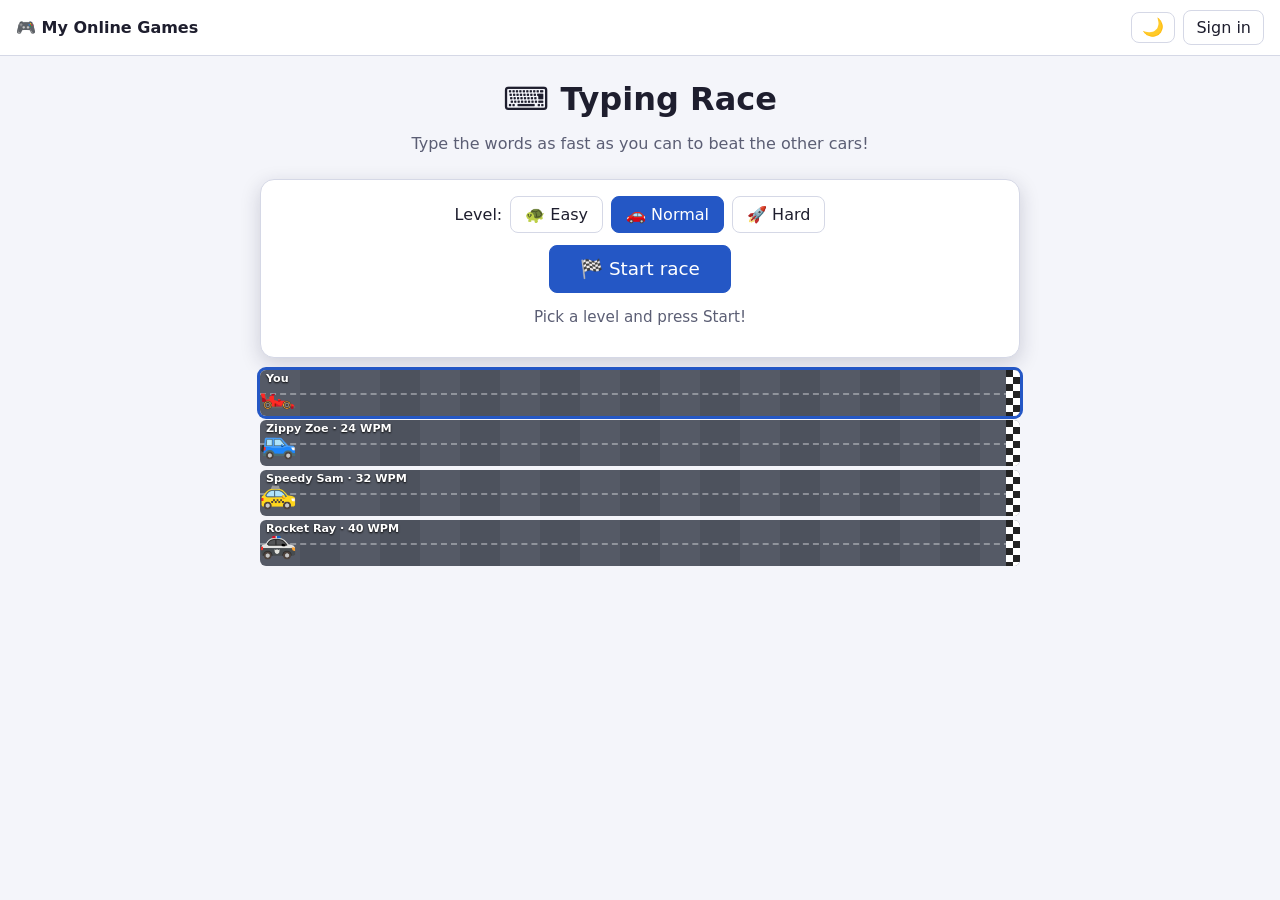
<file: typing-race/index.html>
<!DOCTYPE html>
<html lang="en">
<head>
  <meta charset="UTF-8">
  <meta name="viewport" content="width=device-width, initial-scale=1.0">
  <title>Typing Race – My Online Games</title>
  <script src="../assets/theme.js"></script>
  <link rel="stylesheet" href="../assets/site.css">
  <style>
    h1 { margin: 0 0 4px; text-align: center; }
    .sub { color: var(--muted); margin: 0 0 14px; text-align: center; }
    .hidden { display: none !important; }
    .wrap { width: min(100%, 760px); display: flex; flex-direction: column; align-items: center; gap: 12px; }
    .row { display: flex; gap: 8px; flex-wrap: wrap; justify-content: center; align-items: center; }
    .card {
      width: 100%;
      background: var(--surface); border: 1px solid var(--border); border-radius: 14px;
      padding: 16px; box-shadow: 0 6px 20px var(--shadow);
    }
    #startBtn { font-size: 1.15rem; padding: 12px 30px; }
    .best { color: var(--muted); font-size: 0.95rem; }

    /* Track */
    .track { width: 100%; display: flex; flex-direction: column; gap: 4px; }
    .lane {
      position: relative; height: 46px;
      background: repeating-linear-gradient(90deg, #555a66 0 40px, #4d525d 40px 80px);
      border-radius: 6px; overflow: hidden;
    }
    .lane::after {
      content: ''; position: absolute; right: 0; top: 0; bottom: 0; width: 14px;
      background: repeating-conic-gradient(#fff 0 25%, #222 0 50%) 0 0 / 14px 14px;
    }
    .lane .lane-line { position: absolute; left: 0; right: 0; top: 50%; border-top: 2px dashed rgba(255,255,255,0.35); }
    .car {
      position: absolute; top: 50%; left: 0;
      transform: translate(0, -50%);
      font-size: 30px; line-height: 1;
      transition: left 0.15s linear;
    }
    .car .emoji { display: inline-block; transform: scaleX(-1); }
    .lane .label {
      position: absolute; left: 6px; top: 2px; font-size: 0.7rem; font-weight: 700;
      color: #fff; text-shadow: 0 1px 2px #000; pointer-events: none; z-index: 2;
    }
    .lane.you { box-shadow: 0 0 0 3px var(--accent); }

    /* Text */
    #passage {
      font-size: 1.25rem; line-height: 1.7;
      padding: 14px; border-radius: 10px;
      background: var(--bg); border: 1px solid var(--border);
      user-select: none; -webkit-user-select: none; cursor: text;
      word-wrap: break-word;
    }
    #passage .done { color: var(--success); }
    #passage .cur { background: rgba(36, 87, 197, 0.18); border-radius: 4px; }
    #passage .cur .ok { color: var(--success); }
    #passage .cur .bad { background: var(--danger); color: #fff; border-radius: 2px; }
    #passage .todo { color: var(--text); }
    #typeBox {
      width: 100%; font: inherit; font-size: 1.25rem;
      padding: 12px 14px; border-radius: 10px;
      border: 2px solid var(--border); background: var(--surface); color: var(--text);
      margin-top: 10px;
    }
    #typeBox:focus { outline: none; border-color: var(--accent); }
    #typeBox.wrong { border-color: var(--danger); background: rgba(230, 57, 70, 0.08); }
    .stats { display: flex; gap: 18px; justify-content: center; color: var(--muted); font-weight: 600; margin-top: 8px; flex-wrap: wrap; }
    .stats b { color: var(--text); font-variant-numeric: tabular-nums; }
    #countdown {
      font-size: 3rem; font-weight: 900; text-align: center; min-height: 1.2em;
    }
    .results h2 { margin: 0 0 6px; text-align: center; }
    .results .big { font-size: 2.4rem; font-weight: 900; text-align: center; }
    .results table { width: 100%; border-collapse: collapse; margin: 10px 0; }
    .results td { padding: 6px 4px; border-bottom: 1px solid var(--border); }
    .results td:last-child { text-align: right; font-variant-numeric: tabular-nums; }
  </style>
</head>
<body>
  <main class="page">
    <div class="wrap">
      <h1>⌨️ Typing Race</h1>
      <p class="sub">Type the words as fast as you can to beat the other cars!</p>

      <div class="card" id="setupCard">
        <div class="row" style="margin-bottom:12px">
          <span>Level:</span>
          <button data-d="easy">🐢 Easy</button>
          <button data-d="normal">🚗 Normal</button>
          <button data-d="hard">🚀 Hard</button>
        </div>
        <div class="row">
          <button id="startBtn" class="primary">🏁 Start race</button>
        </div>
        <p class="best row" id="bestLine"></p>
      </div>

      <div class="track" id="track"></div>

      <div class="card hidden" id="raceCard">
        <div id="countdown"></div>
        <div id="passage"></div>
        <input id="typeBox" type="text" autocomplete="off" autocorrect="off" autocapitalize="off" spellcheck="false" enterkeyhint="next" placeholder="Type here…" aria-label="Type the highlighted word">
        <div class="stats">
          <span>Speed: <b id="wpm">0</b> WPM</span>
          <span>Accuracy: <b id="acc">100</b>%</span>
          <span>Time: <b id="time">0.0</b>s</span>
        </div>
      </div>

      <div class="card results hidden" id="resultCard">
        <h2 id="placeText"></h2>
        <div class="big" id="finalWpm"></div>
        <table id="resultTable"></table>
        <div class="row">
          <button id="againBtn" class="primary">🏁 Race again</button>
          <button id="changeBtn">Change level</button>
        </div>
      </div>
    </div>
  </main>

  <script type="module" src="../assets/header.js"></script>
  <script>
  (function () {
    const PASSAGES = {
      easy: [
        'The cat sat in the sun and took a long nap on the warm rug.',
        'I like to run and jump and play ball with my best friend.',
        'A big red fox ran fast past the old barn and into the woods.',
        'We had pizza for lunch and ice cream for a snack at the park.',
        'The dog dug a hole in the yard and hid his bone deep inside.',
        'My bike is blue and it goes fast when I ride down the hill.',
        'The frog sat on a log and sang a song to the moon at night.',
        'Mom made pancakes and we ate them with lots of sweet syrup.',
      ],
      normal: [
        'The brave knight rode across the bridge to rescue the town from a grumpy dragon who loved to steal pies.',
        'Every summer we drive to the lake, catch tiny fish, and roast marshmallows by the campfire until the stars come out.',
        'The robot rolled into the kitchen, beeped twice, and tried to make toast, but it only made a very big mess.',
        'Our team practiced every day after school, and when the big game came, we passed the ball and scored the winning goal.',
        'A rocket zoomed into space, circled the moon three times, and then gently landed back home in the middle of the ocean.',
        'The library has thousands of books about dinosaurs, pirates, planets, and secret maps that lead to buried treasure.',
      ],
      hard: [
        'Quickly, the explorers climbed the jagged mountain; halfway up, a sudden storm forced them to shelter inside a hidden cave.',
        'Scientists believe the giant squid can grow over forty feet long, yet very few people have ever seen one alive in the deep sea.',
        'After building a wobbly treehouse, the twins added a rope ladder, a secret password, and a bucket elevator for snacks!',
        'The championship came down to the final second: the crowd held its breath, the ball spun through the air, and it went in.',
        'Thunder rumbled across the valley while the wizard mixed glowing potions, carefully measuring each strange, bubbling drop.',
      ],
    };
    const BOTS = {
      easy:   [{ name: 'Turtle Tom', wpm: 12, car: '🚙' }, { name: 'Slowpoke Sue', wpm: 17, car: '🚕' }, { name: 'Rusty Rex', wpm: 22, car: '🚐' }],
      normal: [{ name: 'Zippy Zoe', wpm: 24, car: '🚙' }, { name: 'Speedy Sam', wpm: 32, car: '🚕' }, { name: 'Rocket Ray', wpm: 40, car: '🚓' }],
      hard:   [{ name: 'Turbo Tina', wpm: 42, car: '🚙' }, { name: 'Lightning Lou', wpm: 55, car: '🚓' }, { name: 'Max Speed', wpm: 70, car: '🚒' }],
    };
    const BEST_KEY = 'typing-race-best';

    let level = 'normal';
    try { level = localStorage.getItem('typing-race-level') || 'normal'; } catch (e) {}
    let best = {};
    try { best = JSON.parse(localStorage.getItem(BEST_KEY)) || {}; } catch (e) {}

    const $ = id => document.getElementById(id);
    const typeBox = $('typeBox');
    let race = null, timer = null;

    function showBest() {
      $('bestLine').textContent = best[level] ? `🏆 Your best on this level: ${best[level]} WPM` : 'Pick a level and press Start!';
      document.querySelectorAll('[data-d]').forEach(b => b.classList.toggle('active', b.dataset.d === level));
    }
    document.querySelectorAll('[data-d]').forEach(b => b.onclick = () => {
      level = b.dataset.d;
      try { localStorage.setItem('typing-race-level', level); } catch (e) {}
      showBest();
      buildTrack();
    });

    function buildTrack() {
      const racers = [{ name: 'You', car: '🏎️', you: true }].concat(BOTS[level]);
      $('track').innerHTML = racers.map((r, i) => `
        <div class="lane ${r.you ? 'you' : ''}">
          <div class="lane-line"></div>
          <span class="label">${r.name}${r.wpm ? ` · ${r.wpm} WPM` : ''}</span>
          <span class="car" id="car${i}"><span class="emoji">${r.car}</span></span>
        </div>`).join('');
    }

    function setCar(i, frac) {
      const car = $('car' + i);
      if (car) car.style.left = `calc(${Math.min(1, frac) * 100}% - ${Math.min(1, frac) * 52}px)`;
    }

    function renderPassage() {
      const r = race;
      let html = '';
      r.words.forEach((w, i) => {
        const word = i < r.words.length - 1 ? w + ' ' : w;
        if (i < r.wordIdx) html += `<span class="done">${esc(word)}</span>`;
        else if (i === r.wordIdx) {
          const typed = typeBox.value;
          let inner = '';
          for (let c = 0; c < word.length; c++) {
            const ch = word[c];
            if (c < typed.length) inner += `<span class="${typed[c] === ch ? 'ok' : 'bad'}">${esc(ch)}</span>`;
            else inner += esc(ch);
          }
          html += `<span class="cur">${inner}</span>`;
        } else html += `<span class="todo">${esc(word)}</span>`;
      });
      $('passage').innerHTML = html;
    }
    const esc = s => s.replace(/&/g, '&amp;').replace(/</g, '&lt;');

    function startRace() {
      const list = PASSAGES[level];
      const text = list[Math.floor(Math.random() * list.length)];
      race = {
        text, words: text.split(' '), wordIdx: 0, doneChars: 0,
        keys: 0, mistakes: 0, start: 0, running: false, finished: false,
        bots: BOTS[level].map(b => ({ ...b, wpm: b.wpm * (0.9 + Math.random() * 0.2), done: 0, time: null })),
        youTime: null,
      };
      buildTrack();
      $('setupCard').classList.add('hidden');
      $('resultCard').classList.add('hidden');
      $('raceCard').classList.remove('hidden');
      typeBox.value = '';
      typeBox.disabled = false;
      typeBox.classList.remove('wrong');
      typeBox.focus(); // opens the phone keyboard right away
      renderPassage();
      updateStats();
      let n = 3;
      $('countdown').textContent = n;
      clearInterval(timer);
      const cd = setInterval(() => {
        n--;
        if (n > 0) $('countdown').textContent = n;
        else {
          clearInterval(cd);
          $('countdown').textContent = 'GO!';
          setTimeout(() => { if (race && race.running) $('countdown').textContent = ''; }, 700);
          race.running = true;
          race.start = performance.now();
          typeBox.value = '';
          typeBox.focus();
          timer = setInterval(tick, 100);
        }
      }, 800);
    }

    function totalChars() { return race.text.length; }
    function typedChars() {
      const w = race.words[race.wordIdx] || '';
      const v = typeBox.value;
      let ok = 0;
      while (ok < v.length && ok < w.length + 1 && v[ok] === (w + ' ')[ok]) ok++;
      return race.doneChars + Math.min(ok, w.length);
    }
    function elapsedMin() { return (performance.now() - race.start) / 60000; }

    function updateStats() {
      if (!race) return;
      const mins = race.running ? elapsedMin() : 0;
      const wpm = mins > 0.02 ? Math.round(typedChars() / 5 / mins) : 0;
      $('wpm').textContent = wpm;
      $('acc').textContent = race.keys ? Math.max(0, Math.round(100 * (race.keys - race.mistakes) / race.keys)) : 100;
      $('time').textContent = race.running ? ((performance.now() - race.start) / 1000).toFixed(1) : '0.0';
    }

    function tick() {
      if (!race || !race.running) return;
      const mins = elapsedMin();
      race.bots.forEach((b, i) => {
        if (b.time != null) return;
        // a little wobble so bots don't move perfectly smoothly
        const chars = b.wpm * 5 * mins * (1 + Math.sin(mins * 40 + i) * 0.04);
        b.done = Math.min(1, chars / totalChars());
        if (b.done >= 1) b.time = mins;
        setCar(i + 1, b.done);
      });
      updateStats();
      // Race ends for you when you finish; if you're very slow it ends 20s after the last bot
      const allBots = race.bots.every(b => b.time != null);
      if (allBots && !race.youTime) {
        const lastBot = Math.max(...race.bots.map(b => b.time));
        if (mins - lastBot > 0.34) finish();
      }
    }

    typeBox.addEventListener('input', (e) => {
      if (!race || !race.running) { typeBox.value = ''; return; }
      let v = typeBox.value;
      const word = race.words[race.wordIdx];
      const isLast = race.wordIdx === race.words.length - 1;
      const target = isLast ? word : word + ' ';
      // Count keystrokes (only when text got longer)
      if (e.inputType && e.inputType.startsWith('insert')) {
        race.keys++;
        if (!target.startsWith(v)) race.mistakes++;
      }
      if (v === target || (isLast && v.trim() === word)) {
        race.doneChars += target.length;
        race.wordIdx++;
        typeBox.value = '';
        v = '';
        if (race.wordIdx >= race.words.length) { renderPassage(); finish(); return; }
      }
      typeBox.classList.toggle('wrong', !target.startsWith(v));
      setCar(0, typedChars() / totalChars());
      renderPassage();
      updateStats();
    });
    // Enter also moves on if the word is right (handy on phones)
    typeBox.addEventListener('keydown', (e) => {
      if (e.key === 'Enter' && race && race.running) {
        const word = race.words[race.wordIdx];
        if (typeBox.value.trim() === word) {
          typeBox.value = word + (race.wordIdx === race.words.length - 1 ? '' : ' ');
          typeBox.dispatchEvent(new InputEvent('input', { inputType: 'insertText' }));
          race.keys--; // don't double count
        }
        e.preventDefault();
      }
    });
    $('passage').addEventListener('click', () => typeBox.focus());

    function finish() {
      if (!race || race.finished) return;
      race.finished = true;
      race.running = false;
      clearInterval(timer);
      typeBox.disabled = true;
      typeBox.blur();
      const mins = elapsedMin();
      const done = race.wordIdx >= race.words.length;
      race.youTime = done ? mins : null;
      setCar(0, typedChars() / totalChars());
      const wpm = Math.round(typedChars() / 5 / mins);
      const acc = race.keys ? Math.max(0, Math.round(100 * (race.keys - race.mistakes) / race.keys)) : 100;

      // Bots that haven't finished get their projected time
      race.bots.forEach(b => { if (b.time == null) b.time = totalChars() / (b.wpm * 5); });
      const results = [{ name: 'You', time: done ? mins : Infinity, you: true }].concat(race.bots.map(b => ({ name: b.name, time: b.time })));
      results.sort((a, b) => a.time - b.time);
      const place = results.findIndex(r => r.you) + 1;
      const medal = ['🥇', '🥈', '🥉', '4th'][place - 1];
      $('placeText').textContent = done
        ? (place === 1 ? '🏆 You won the race!' : `You finished ${['', '1st', '2nd', '3rd', '4th'][place]}!`)
        : 'Out of time!';
      let newBest = false;
      if (done && (!best[level] || wpm > best[level])) { best[level] = wpm; newBest = true; try { localStorage.setItem(BEST_KEY, JSON.stringify(best)); } catch (e) {} }
      $('finalWpm').innerHTML = `${medal} ${wpm} WPM <div style="font-size:1rem;font-weight:600;color:var(--muted)">${acc}% accuracy${newBest ? ' · ⭐ New best!' : ''}</div>`;
      $('resultTable').innerHTML = results.map((r, i) =>
        `<tr${r.you ? ' style="font-weight:800"' : ''}><td>${i + 1}. ${r.name}</td><td>${isFinite(r.time) ? (r.time * 60).toFixed(1) + 's' : 'did not finish'}</td></tr>`).join('');
      setTimeout(() => {
        $('raceCard').classList.add('hidden');
        $('resultCard').classList.remove('hidden');
      }, 500);
    }

    $('startBtn').onclick = startRace;
    $('againBtn').onclick = startRace;
    $('changeBtn').onclick = () => {
      $('resultCard').classList.add('hidden');
      $('setupCard').classList.remove('hidden');
      showBest();
      buildTrack();
    };

    showBest();
    buildTrack();
  })();
  </script>
</body>
</html>
</file>
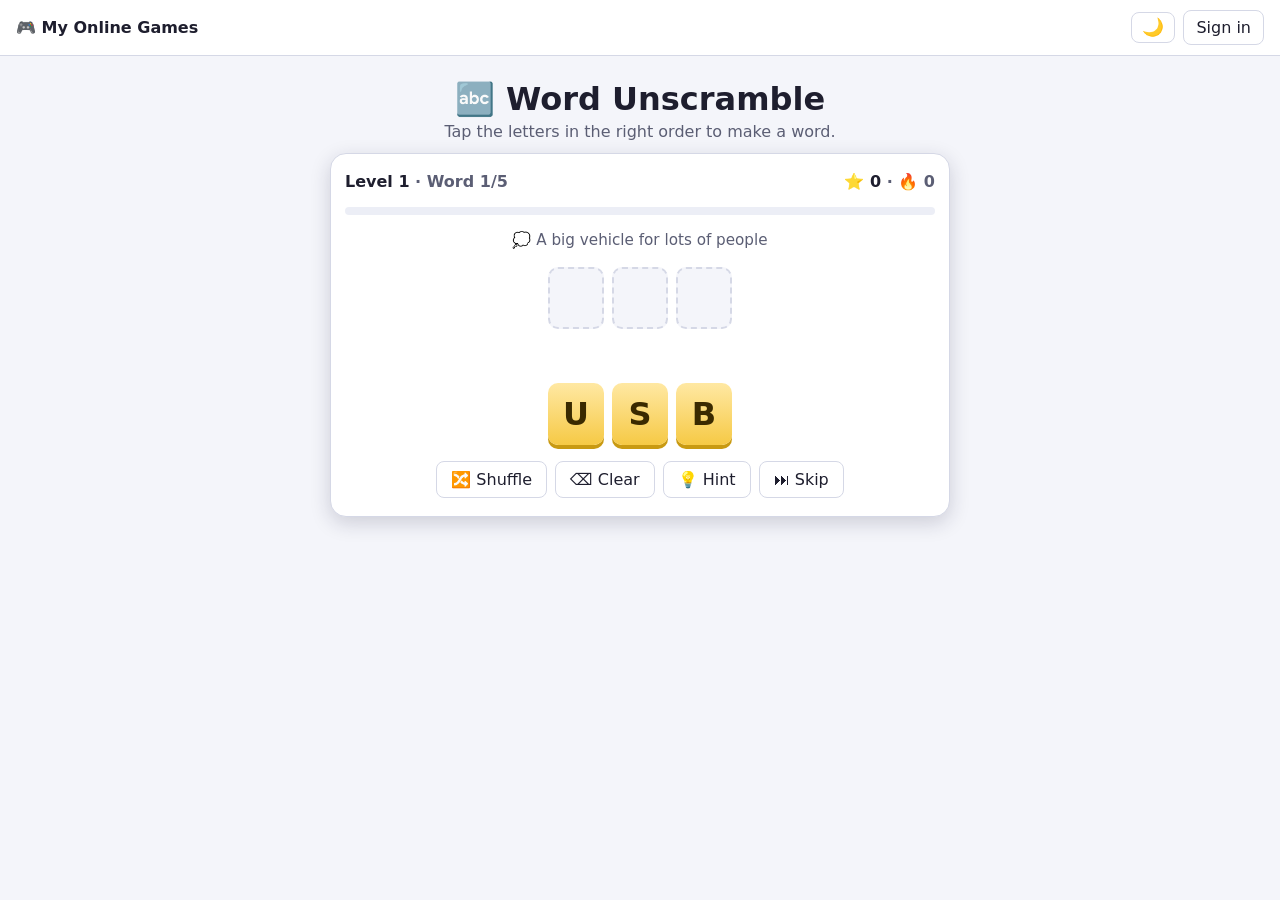
<file: word-unscramble/index.html>
<!DOCTYPE html>
<html lang="en">
<head>
  <meta charset="UTF-8">
  <meta name="viewport" content="width=device-width, initial-scale=1.0">
  <title>Word Unscramble – My Online Games</title>
  <script src="../assets/theme.js"></script>
  <link rel="stylesheet" href="../assets/site.css">
  <style>
    h1 { margin: 0 0 4px; text-align: center; }
    .sub { color: var(--muted); margin: 0 0 12px; text-align: center; }
    .card {
      width: min(100%, 620px);
      background: var(--surface); border: 1px solid var(--border); border-radius: 16px;
      padding: 18px 14px; box-shadow: 0 6px 20px var(--shadow);
      display: flex; flex-direction: column; align-items: center; gap: 16px;
    }
    .top { display: flex; justify-content: space-between; width: 100%; gap: 8px; flex-wrap: wrap; font-weight: 700; }
    .top .muted { color: var(--muted); font-weight: 600; }
    .progress { width: 100%; height: 8px; border-radius: 4px; background: var(--surface-2); overflow: hidden; }
    .progress div { height: 100%; background: var(--accent); transition: width 0.3s; }
    .slots, .tiles { display: flex; gap: 8px; flex-wrap: wrap; justify-content: center; min-height: 58px; }
    .slot, .tile {
      width: clamp(40px, 11vw, 56px); height: clamp(48px, 13vw, 62px);
      border-radius: 10px; font-size: clamp(1.4rem, 6vw, 2rem); font-weight: 800;
      display: flex; align-items: center; justify-content: center;
      text-transform: uppercase; user-select: none; -webkit-user-select: none;
      touch-action: manipulation;
    }
    .slot { border: 2px dashed var(--border); background: var(--bg); color: var(--text); padding: 0; }
    .slot.filled { border-style: solid; border-color: var(--accent); }
    .slot.hinted { border-color: #f5b700; background: rgba(255, 210, 63, 0.18); }
    .tile {
      border: none; color: #3a2a00; padding: 0;
      background: linear-gradient(#ffe8a3, #f6c945);
      box-shadow: 0 4px 0 #c99a12;
    }
    .tile:hover { background: linear-gradient(#fff0bf, #f8d465); }
    .tile:active { transform: translateY(3px); box-shadow: 0 1px 0 #c99a12; }
    .tile.used { visibility: hidden; }
    .slots.good .slot { border-color: var(--success); background: rgba(95, 211, 141, 0.2); }
    .slots.bad { animation: shake 0.4s; }
    .slots.bad .slot { border-color: var(--danger); }
    @keyframes shake { 0%,100% { transform: translateX(0); } 20%,60% { transform: translateX(-8px); } 40%,80% { transform: translateX(8px); } }
    .actions { display: flex; gap: 8px; flex-wrap: wrap; justify-content: center; }
    .clue { color: var(--muted); font-size: 0.95rem; min-height: 1.3em; text-align: center; }
    .feedback { min-height: 1.4em; font-weight: 700; text-align: center; }
    .feedback.good { color: var(--success); }
    .feedback.bad { color: var(--danger); }
    .done-box { text-align: center; }
    .done-box .big { font-size: 2.6rem; }
    .hidden { display: none !important; }
  </style>
</head>
<body>
  <main class="page">
    <h1>🔤 Word Unscramble</h1>
    <p class="sub">Tap the letters in the right order to make a word.</p>

    <div class="card" id="play">
      <div class="top">
        <span>Level <span id="lvl">1</span> <span class="muted">· Word <span id="wnum">1</span>/5</span></span>
        <span>⭐ <span id="score">0</span> <span class="muted">· 🔥 <span id="streak">0</span></span></span>
      </div>
      <div class="progress"><div id="bar" style="width:0%"></div></div>
      <div class="clue" id="clue"></div>
      <div class="slots" id="slots"></div>
      <div class="feedback" id="fb"></div>
      <div class="tiles" id="tiles"></div>
      <div class="actions">
        <button id="shuffleBtn">🔀 Shuffle</button>
        <button id="clearBtn">⌫ Clear</button>
        <button id="hintBtn">💡 Hint</button>
        <button id="skipBtn">⏭ Skip</button>
      </div>
    </div>

    <div class="card hidden" id="levelDone">
      <div class="done-box">
        <div class="big">🎉</div>
        <h2 id="ldTitle" style="margin:6px 0"></h2>
        <p id="ldText" style="color:var(--muted)"></p>
        <button id="nextLevel" class="primary">Next level ▶</button>
      </div>
    </div>
  </main>

  <script type="module" src="../assets/header.js"></script>
  <script>
  (function () {
    // Words grouped by length. Each has a small clue.
    const WORDS = {
      3: [['cat','A pet that purrs'],['dog','A pet that barks'],['sun','It shines in the day'],['hat','You wear it on your head'],['bus','A big vehicle for lots of people'],['cup','You drink from it'],['pig','A farm animal that oinks'],['bed','You sleep in it'],['egg','A chicken lays it'],['map','It shows you where to go'],['owl','A bird awake at night'],['ant','A tiny bug that lives in a hill'],['bat','Used in baseball'],['jam','Spread it on toast'],['fox','A clever orange animal'],['net','Used to catch fish'],['zoo','Where you see lots of animals'],['ice','Frozen water'],['toy','Something to play with'],['pen','You write with it']],
      4: [['fish','It swims in water'],['frog','A green animal that hops'],['cake','A birthday treat'],['ball','You kick or throw it'],['tree','It has leaves and branches'],['moon','It shines at night'],['star','It twinkles in the sky'],['book','You read it'],['bike','It has two wheels and pedals'],['rain','Water falling from clouds'],['snow','Cold white flakes'],['duck','It quacks'],['lion','King of the jungle'],['boat','It floats on water'],['milk','A white drink from cows'],['ship','A very big boat'],['king','He wears a crown'],['shoe','You wear it on your foot'],['bird','It has feathers and flies'],['lamp','It gives light in a room'],['game','Something fun you play'],['corn','A yellow vegetable on a cob'],['wolf','A wild animal that howls'],['nest','A bird\'s home']],
      5: [['apple','A red or green fruit'],['horse','You can ride this animal'],['plant','It grows in soil'],['chair','You sit on it'],['house','A place where people live'],['train','It runs on tracks'],['tiger','A big striped cat'],['pizza','A cheesy food in slices'],['robot','A machine that can move'],['beach','Sand by the ocean'],['cloud','Fluffy and white in the sky'],['snake','It slithers'],['bread','Used to make a sandwich'],['money','You buy things with it'],['shark','A fish with big teeth'],['whale','The biggest animal in the sea'],['ghost','A spooky see-through thing'],['candy','A sweet treat'],['juice','A drink made from fruit'],['paint','Used to color a picture'],['music','You listen to it'],['zebra','A striped horse-like animal'],['crown','A king wears it'],['sword','A knight\'s weapon']],
      6: [['rocket','It flies to space'],['planet','Earth is one'],['monkey','It swings in trees'],['garden','Where flowers grow'],['dragon','A fire-breathing creature'],['pirate','A sailor who hunts treasure'],['castle','A big stone home for a king'],['banana','A long yellow fruit'],['soccer','A sport with a goal and a ball'],['turtle','It carries its shell'],['school','Where you learn'],['bridge','It goes over a river'],['cookie','A sweet baked treat'],['jungle','A thick, wild forest'],['winter','The coldest season'],['spider','It has eight legs'],['rabbit','It hops and has long ears'],['helmet','Protects your head'],['bubble','Round and floats, then pops'],['parrot','A bird that can talk'],['camera','It takes pictures']],
      7: [['dolphin','A smart sea animal'],['penguin','A bird that can\'t fly but swims'],['monster','A scary creature'],['popcorn','A movie snack'],['rainbow','Colors in the sky after rain'],['pancake','A flat breakfast food'],['volcano','A mountain that erupts'],['library','A building full of books'],['blanket','It keeps you warm in bed'],['diamond','A sparkly gem'],['kitchen','Where food is cooked'],['dinosaur','A huge animal from long ago'],['giraffe','The tallest animal'],['treasure','Gold hidden in a chest'],['unicorn','A horse with one horn'],['airport','Where planes take off'],['chicken','It lays eggs'],['octopus','It has eight arms'],['sandwich','Food between two slices of bread'],['vampire','A spooky creature with fangs']],
    };
    // Any real word made from the same letters is also correct
    const ALL = new Set(Object.values(WORDS).flat().map(w => w[0]));
    const EXTRA = ['act','god','pots','tops','spot','post','stop','opts','evil','live','vile','veil','lemon','melon','night','thing','heart','earth','hater','tiger','tea','eat','ate','ear','are','era','arm','ram','mar','rat','art','tar','nap','pan','tip','pit','won','own','now','tab','was','saw','part','trap','rapt','tarp','sale','seal','lose','sole','loop','pool','polo','team','meat','mate','tame','acre','race','care','note','tone','sword','words','horse','shore','plant','canter','trance','recant','nectar','listen','silent','enlist','inlets','tinsel','dusty','study','fringe','finger','danger','garden','ranged','gander','ocean','canoe','races','scare','acres','cares','below','elbow','bowel','night','thing','reaction','creation','cratered'];
    EXTRA.forEach(w => ALL.add(w));

    const sortWord = w => w.split('').sort().join('');
    const $ = id => document.getElementById(id);

    let state = { level: 1, score: 0, streak: 0 };
    try { state = Object.assign(state, JSON.parse(localStorage.getItem('unscramble-save')) || {}); } catch (e) {}
    const save = () => { try { localStorage.setItem('unscramble-save', JSON.stringify(state)); } catch (e) {} };

    function lengthForLevel(l) { return l <= 2 ? 3 + (l === 2 ? 1 : 0) : l <= 4 ? 4 + (l === 4 ? 1 : 0) : l <= 6 ? 5 + (l === 6 ? 1 : 0) : l <= 8 ? 6 : 7; }
    function poolFor(l) {
      const n = lengthForLevel(l);
      // mix in some shorter words on early levels, and 7-8 letter words later
      const list = WORDS[n] || WORDS[7];
      return list.slice();
    }

    let round = null;

    function startLevel() {
      const pool = poolFor(state.level);
      for (let i = pool.length - 1; i > 0; i--) { const j = Math.floor(Math.random() * (i + 1)); [pool[i], pool[j]] = [pool[j], pool[i]]; }
      round = { words: pool.slice(0, 5), idx: 0, points: 0, solved: 0 };
      $('play').classList.remove('hidden');
      $('levelDone').classList.add('hidden');
      startWord();
    }

    let word, clue, letters, order, placed, hinted, locked;
    function scramble(w) {
      let s;
      do {
        const a = w.split('');
        for (let i = a.length - 1; i > 0; i--) { const j = Math.floor(Math.random() * (i + 1)); [a[i], a[j]] = [a[j], a[i]]; }
        s = a.join('');
      } while ((s === w || ALL.has(s)) && w.length > 2 && new Set(w).size > 1 && Math.random() < 0.98);
      return s;
    }
    function startWord() {
      [word, clue] = round.words[round.idx];
      letters = scramble(word).split('').map((ch, i) => ({ ch, id: i, used: false }));
      order = letters.map(l => l.id);
      placed = new Array(word.length).fill(null); // tile ids
      hinted = new Array(word.length).fill(false);
      locked = false;
      $('clue').textContent = '💭 ' + clue;
      $('fb').textContent = ''; $('fb').className = 'feedback';
      render();
    }

    function render() {
      $('lvl').textContent = state.level;
      $('wnum').textContent = round.idx + 1;
      $('score').textContent = state.score;
      $('streak').textContent = state.streak;
      $('bar').style.width = (round.idx / round.words.length * 100) + '%';
      const slots = $('slots');
      slots.className = 'slots';
      slots.innerHTML = '';
      placed.forEach((id, i) => {
        const b = document.createElement('button');
        b.className = 'slot' + (id != null ? ' filled' : '') + (hinted[i] ? ' hinted' : '');
        b.textContent = id != null ? letters[id].ch : '';
        b.setAttribute('aria-label', id != null ? `Remove ${letters[id].ch}` : 'Empty');
        b.onclick = () => { if (!locked && id != null && !hinted[i]) { letters[id].used = false; placed[i] = null; render(); } };
        slots.appendChild(b);
      });
      const tiles = $('tiles');
      tiles.innerHTML = '';
      order.map(id => letters[id]).forEach(l => {
        const b = document.createElement('button');
        b.className = 'tile' + (l.used ? ' used' : '');
        b.textContent = l.ch;
        b.setAttribute('aria-label', 'Letter ' + l.ch);
        b.onclick = () => addLetter(l.id);
        tiles.appendChild(b);
      });
    }

    function addLetter(id) {
      if (locked || letters[id].used) return;
      const i = placed.indexOf(null);
      if (i < 0) return;
      letters[id].used = true;
      placed[i] = id;
      render();
      if (placed.indexOf(null) < 0) check();
    }

    function check() {
      const guess = placed.map(id => letters[id].ch).join('');
      if (guess === word || (ALL.has(guess) && sortWord(guess) === sortWord(word))) {
        locked = true;
        const hintsUsed = hinted.filter(Boolean).length;
        const pts = Math.max(1, word.length * 10 - hintsUsed * 8) + state.streak * 2;
        state.score += pts; state.streak++;
        round.solved++;
        save();
        $('slots').classList.add('good');
        $('fb').textContent = (guess === word ? '✅ Correct! ' : `✅ "${guess.toUpperCase()}" works too! `) + `+${pts}`;
        $('fb').className = 'feedback good';
        beep(660, 0.1); setTimeout(() => beep(990, 0.15), 100);
        setTimeout(nextWord, 1100);
      } else {
        $('slots').classList.add('bad');
        $('fb').textContent = 'Not quite. Try again!';
        $('fb').className = 'feedback bad';
        beep(180, 0.2);
        setTimeout(() => $('slots').classList.remove('bad'), 450);
      }
    }

    function nextWord() {
      round.idx++;
      if (round.idx >= round.words.length) return levelDone();
      startWord();
    }

    function levelDone() {
      $('bar').style.width = '100%';
      $('play').classList.add('hidden');
      $('levelDone').classList.remove('hidden');
      $('ldTitle').textContent = `Level ${state.level} complete!`;
      $('ldText').textContent = `You solved ${round.solved} of ${round.words.length} words. Score: ${state.score} ⭐`;
      state.level++;
      save();
    }
    $('nextLevel').onclick = startLevel;

    $('shuffleBtn').onclick = () => {
      if (locked) return;
      for (let i = order.length - 1; i > 0; i--) { const j = Math.floor(Math.random() * (i + 1)); [order[i], order[j]] = [order[j], order[i]]; }
      render();
    };
    $('clearBtn').onclick = () => {
      if (locked) return;
      placed.forEach((id, i) => { if (id != null && !hinted[i]) { letters[id].used = false; placed[i] = null; } });
      render();
    };
    $('hintBtn').onclick = () => {
      if (locked) return;
      // Find first slot that isn't the right letter, and put the right one there
      for (let i = 0; i < word.length; i++) {
        const cur = placed[i] != null ? letters[placed[i]].ch : null;
        if (cur === word[i] && hinted[i]) continue;
        if (cur === word[i]) { hinted[i] = true; continue; }
        // clear the slot
        if (placed[i] != null) { letters[placed[i]].used = false; placed[i] = null; }
        // find an unused tile with that letter (or take it from another slot)
        let t = letters.find(l => !l.used && l.ch === word[i]);
        if (!t) {
          const j = placed.findIndex((id, k) => id != null && !hinted[k] && letters[id].ch === word[i]);
          t = letters[placed[j]];
          placed[j] = null;
        }
        t.used = true; placed[i] = t.id; hinted[i] = true;
        state.streak = 0;
        render();
        if (placed.indexOf(null) < 0) check();
        return;
      }
    };
    $('skipBtn').onclick = () => {
      if (locked) return;
      locked = true;
      state.streak = 0; save();
      $('fb').textContent = `The word was "${word.toUpperCase()}"`;
      $('fb').className = 'feedback';
      setTimeout(nextWord, 1500);
    };

    // Typing on a keyboard works too
    addEventListener('keydown', (e) => {
      if ($('play').classList.contains('hidden') || e.ctrlKey || e.metaKey || e.altKey) return;
      if (e.key === 'Backspace') {
        const i = placed.map((id, k) => id != null && !hinted[k] ? k : -1).filter(k => k >= 0).pop();
        if (i != null && !locked) { letters[placed[i]].used = false; placed[i] = null; render(); }
        e.preventDefault();
        return;
      }
      if (/^[a-zA-Z]$/.test(e.key)) {
        const t = letters.find(l => !l.used && l.ch === e.key.toLowerCase());
        if (t) addLetter(t.id);
      }
    });

    let audio;
    function beep(f, d) {
      try {
        audio = audio || new (window.AudioContext || window.webkitAudioContext)();
        const o = audio.createOscillator(), g = audio.createGain();
        o.frequency.value = f;
        g.gain.setValueAtTime(0.07, audio.currentTime);
        g.gain.exponentialRampToValueAtTime(0.0001, audio.currentTime + d);
        o.connect(g); g.connect(audio.destination); o.start(); o.stop(audio.currentTime + d);
      } catch (e) {}
    }

    startLevel();
  })();
  </script>
</body>
</html>
</file>
<file: assets/site.css>
/* Shared styles and colors for every page */
:root,
:root[data-theme="dark"] {
  --bg: #1e1e2e;
  --surface: #2a2a3d;
  --surface-2: #35354d;
  --border: #3a3a52;
  --text: #f5f5f5;
  --muted: #a0a0b8;
  --accent: #2457c5;
  --accent-text: #ffffff;
  --danger: #ff6b76;
  --success: #5fd38d;
  --hole: #14141f;
  --shadow: rgba(0, 0, 0, 0.4);
  color-scheme: dark;
}
:root[data-theme="light"] {
  --bg: #f4f5fa;
  --surface: #ffffff;
  --surface-2: #eceef6;
  --border: #d5d8e6;
  --text: #1e1e2e;
  --muted: #5b5e74;
  --accent: #2457c5;
  --accent-text: #ffffff;
  --danger: #c62f3b;
  --success: #1e8a4c;
  --hole: #eef0f8;
  --shadow: rgba(30, 30, 60, 0.18);
  color-scheme: light;
}

* { box-sizing: border-box; }

body {
  margin: 0;
  min-height: 100vh;
  font-family: system-ui, -apple-system, sans-serif;
  background: var(--bg);
  color: var(--text);
  transition: background 0.2s, color 0.2s;
}

a { color: var(--accent); }

button {
  font: inherit;
  padding: 8px 14px;
  border-radius: 8px;
  border: 1px solid var(--border);
  background: var(--surface);
  color: var(--text);
  cursor: pointer;
}
button:hover { background: var(--surface-2); }
button.primary,
button.active {
  background: var(--accent);
  border-color: var(--accent);
  color: var(--accent-text);
}
button:disabled { opacity: 0.6; cursor: default; }

/* Top bar */
.topbar {
  display: flex;
  align-items: center;
  justify-content: space-between;
  gap: 12px;
  padding: 10px 16px;
  border-bottom: 1px solid var(--border);
  background: var(--surface);
}
.topbar .brand {
  color: var(--text);
  text-decoration: none;
  font-weight: 700;
  white-space: nowrap;
}
.topbar .right {
  display: flex;
  align-items: center;
  gap: 8px;
  min-width: 0;
}
.topbar .account-link {
  color: var(--text);
  text-decoration: none;
  padding: 7px 12px;
  border-radius: 8px;
  border: 1px solid var(--border);
  white-space: nowrap;
  overflow: hidden;
  text-overflow: ellipsis;
  max-width: 45vw;
}
.topbar .account-link:hover { background: var(--surface-2); }
.theme-btn { padding: 6px 10px; font-size: 1.1rem; line-height: 1; }

main.page {
  display: flex;
  flex-direction: column;
  align-items: center;
  padding: 24px 16px;
}
</file>
